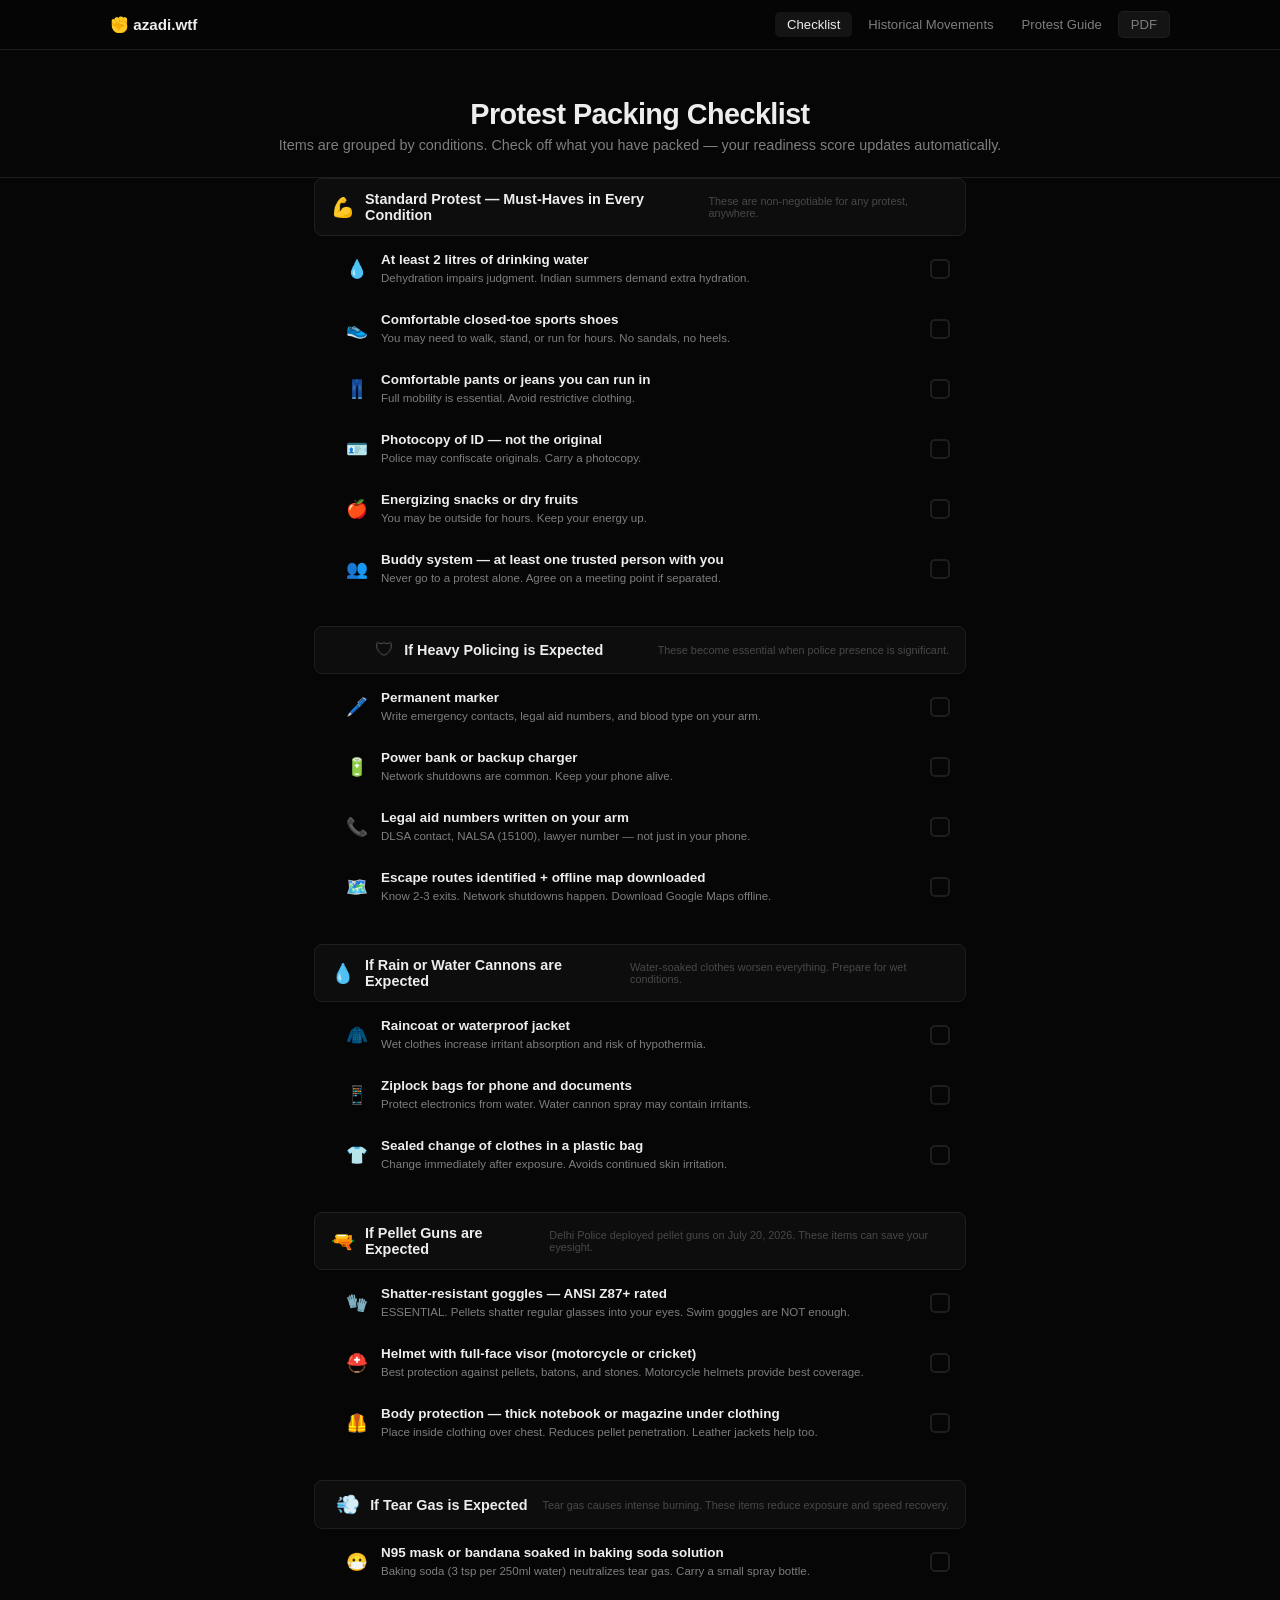
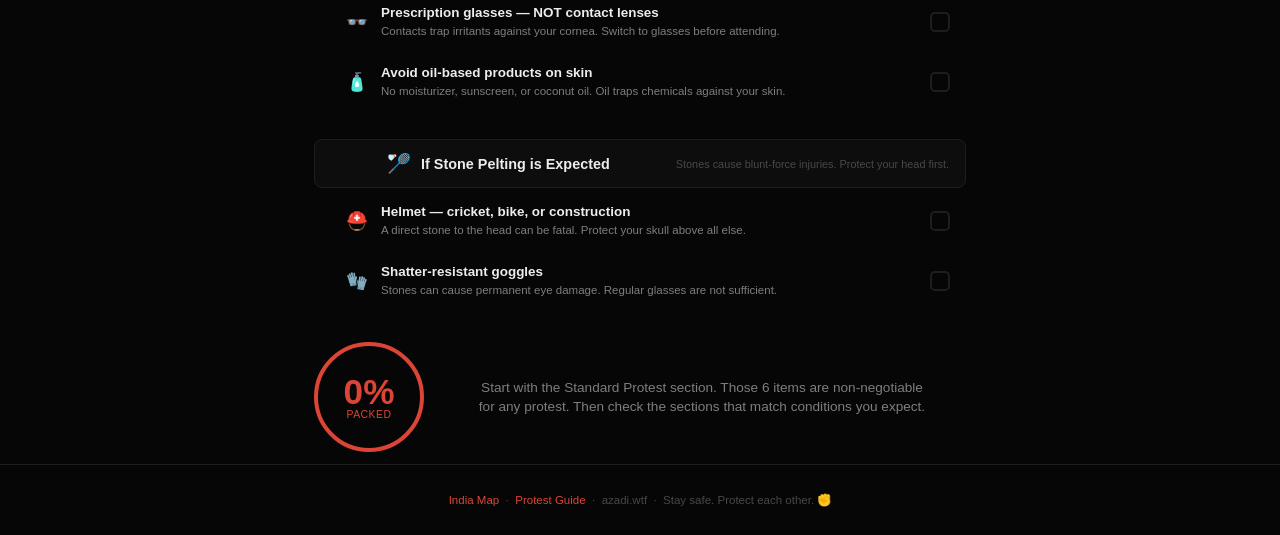
<file: checklist.html>
<!DOCTYPE html>
<html lang="en">
<head>
<meta charset="UTF-8">
<meta name="viewport" content="width=device-width, initial-scale=1.0">
<title>Protest Packing Checklist — azadi.wtf</title>
<style>
:root {
  --bg:#060606; --bg-card:#0d0d0d; --bg-elevated:#141414;
  --border:#1e1e1e; --text:#ededed; --text-dim:#7e7e7e; --text-muted:#484848;
  --accent:#dc4536; --green:#2ea85a; --yellow:#d4a020;
  --font:-apple-system,BlinkMacSystemFont,'Segoe UI',sans-serif;
}
* { margin:0; padding:0; box-sizing:border-box; }
body { font-family:var(--font); background:var(--bg); color:var(--text); -webkit-font-smoothing:antialiased; }

.top-nav {
  position:sticky; top:0; z-index:100;
  background:rgba(6,6,6,0.88); backdrop-filter:blur(16px);
  border-bottom:1px solid var(--border); height:50px;
}
.top-nav .container { max-width:1100px; margin:0 auto; padding:0 20px; display:flex; align-items:center; justify-content:space-between; height:100%; }
.nav-logo { font-size:0.95rem; font-weight:800; color:var(--text); text-decoration:none; }
.nav-links { display:flex; align-items:center; gap:4px; }
.nav-links a { color:var(--text-dim); text-decoration:none; font-size:0.82rem; font-weight:500; padding:5px 12px; border-radius:5px; }
.nav-links a:hover { color:var(--text); }
.nav-links a.active { color:var(--text); background:var(--bg-elevated); }
.btn-pdf { display:inline-flex; align-items:center; gap:6px; padding:6px 14px; font-size:0.76rem; font-weight:600; border-radius:5px; border:1px solid var(--border); background:var(--bg-elevated); color:var(--text); text-decoration:none; }
.btn-pdf:hover { border-color:var(--accent); }

.container { max-width:700px; margin:0 auto; padding:0 24px; }
.hero { text-align:center; padding:48px 0 24px; border-bottom:1px solid var(--border); }
.hero h1 { font-size:1.8rem; font-weight:900; letter-spacing:-0.02em; margin-bottom:6px; }
.hero p { color:var(--text-dim); font-size:0.9rem; }

main { padding:32px 0 60px; }

.section-block { margin-bottom:28px; }
.section-head {
  font-size:0.9rem; font-weight:700; padding:12px 16px; margin-bottom:4px;
  background:var(--bg-card); border:1px solid var(--border); border-radius:8px;
  display:flex; align-items:center; gap:10px; color:var(--text);
}
.section-head .head-icon { font-size:1.2rem; }
.section-head span { font-size:0.68rem; color:var(--text-muted); font-weight:400; margin-left:auto; }

.check-item {
  display:flex; align-items:center; gap:12px; padding:12px 16px 12px 28px;
  margin-bottom:2px; cursor:pointer; transition:all 0.1s; border-radius:6px;
  border-left:3px solid transparent;
}
.check-item:hover { background:var(--bg-elevated); }
.check-item.checked { border-left-color:var(--green); background:rgba(46,168,90,0.05); }
.check-item .icon { font-size:1.1rem; width:24px; text-align:center; flex-shrink:0; }
.check-item .text { flex:1; }
.check-item .text strong { display:block; font-size:0.84rem; margin-bottom:1px; }
.check-item .text span { font-size:0.72rem; color:var(--text-dim); }
.check-indicator {
  width:20px; height:20px; border-radius:5px; border:2px solid var(--border);
  display:flex; align-items:center; justify-content:center; flex-shrink:0;
  transition:all 0.12s; font-size:0.65rem;
}
.check-item.checked .check-indicator { background:var(--green); border-color:var(--green); color:#000; }

/* Score */
.score-bar { margin-top:32px; text-align:center; }
.score-row { display:flex; align-items:center; justify-content:center; gap:14px; margin-bottom:12px; }
.score-circle {
  width:110px; height:110px; border-radius:50%; display:flex; flex-direction:column;
  align-items:center; justify-content:center; border:4px solid; transition:all 0.3s;
  flex-shrink:0;
}
.score-number { font-size:2.2rem; font-weight:900; line-height:1; }
.score-label { font-size:0.65rem; text-transform:uppercase; letter-spacing:0.05em; }
.score-low { border-color:var(--accent); color:var(--accent); }
.score-mid { border-color:var(--yellow); color:var(--yellow); }
.score-high { border-color:var(--green); color:var(--green); }
.score-msg { font-size:0.85rem; color:var(--text-dim); line-height:1.4; max-width:450px; margin:0 auto; }

footer { text-align:center; padding:28px 20px; border-top:1px solid var(--border); font-size:0.72rem; color:var(--text-muted); }
footer a { color:var(--accent); text-decoration:none; }

@media (max-width:500px) { .hero h1 { font-size:1.4rem; } .score-circle { width:90px; height:90px; } .score-number { font-size:1.8rem; } }
</style>
</head>
<body>

<nav class="top-nav">
  <div class="container">
    <a href="index.html" class="nav-logo">&#9994; azadi.wtf</a>
    <div class="nav-links">
      <a href="checklist.html" class="active">Checklist</a>
      <a href="history.html">Historical Movements</a>
      <a href="guide.html">Protest Guide</a>
      <a href="Protest%20Safely.pdf" class="btn-pdf" download>PDF</a>
    </div>
  </div>
</nav>

<div class="hero">
  <h1>Protest Packing Checklist</h1>
  <p>Items are grouped by conditions. Check off what you have packed — your readiness score updates automatically.</p>
</div>

<main class="container">
  <div id="checklist"></div>

  <div class="score-bar" id="scoreBar">
    <div class="score-row">
      <div class="score-circle score-low" id="scoreCircle">
        <span class="score-number" id="scoreNum">0%</span>
        <span class="score-label">Packed</span>
      </div>
      <p class="score-msg" id="scoreMsg"></p>
    </div>
  </div>
</main>

<footer>
  <a href="index.html">India Map</a> &nbsp;·&nbsp;
  <a href="guide.html">Protest Guide</a> &nbsp;·&nbsp;
  azadi.wtf &nbsp;·&nbsp; Stay safe. Protect each other. &#9994;
</footer>

<script>
(function() {
  var sections = [
    {
      head: '&#128170; Standard Protest — Must-Haves in Every Condition',
      sub: 'These are non-negotiable for any protest, anywhere.',
      items: [
        { icon:'💧', q:'At least 2 litres of drinking water', hint:'Dehydration impairs judgment. Indian summers demand extra hydration.' },
        { icon:'👟', q:'Comfortable closed-toe sports shoes', hint:'You may need to walk, stand, or run for hours. No sandals, no heels.' },
        { icon:'👖', q:'Comfortable pants or jeans you can run in', hint:'Full mobility is essential. Avoid restrictive clothing.' },
        { icon:'🪪', q:'Photocopy of ID — not the original', hint:'Police may confiscate originals. Carry a photocopy.' },
        { icon:'🍎', q:'Energizing snacks or dry fruits', hint:'You may be outside for hours. Keep your energy up.' },
        { icon:'👥', q:'Buddy system — at least one trusted person with you', hint:'Never go to a protest alone. Agree on a meeting point if separated.' },
      ]
    },
    {
      head: '&#128737; If Heavy Policing is Expected',
      sub: 'These become essential when police presence is significant.',
      items: [
        { icon:'🖊️', q:'Permanent marker', hint:'Write emergency contacts, legal aid numbers, and blood type on your arm.' },
        { icon:'🔋', q:'Power bank or backup charger', hint:'Network shutdowns are common. Keep your phone alive.' },
        { icon:'📞', q:'Legal aid numbers written on your arm', hint:'DLSA contact, NALSA (15100), lawyer number — not just in your phone.' },
        { icon:'🗺️', q:'Escape routes identified + offline map downloaded', hint:'Know 2-3 exits. Network shutdowns happen. Download Google Maps offline.' },
      ]
    },
    {
      head: '&#128167; If Rain or Water Cannons are Expected',
      sub: 'Water-soaked clothes worsen everything. Prepare for wet conditions.',
      items: [
        { icon:'🧥', q:'Raincoat or waterproof jacket', hint:'Wet clothes increase irritant absorption and risk of hypothermia.' },
        { icon:'📱', q:'Ziplock bags for phone and documents', hint:'Protect electronics from water. Water cannon spray may contain irritants.' },
        { icon:'👕', q:'Sealed change of clothes in a plastic bag', hint:'Change immediately after exposure. Avoids continued skin irritation.' },
      ]
    },
    {
      head: '&#128299; If Pellet Guns are Expected',
      sub: 'Delhi Police deployed pellet guns on July 20, 2026. These items can save your eyesight.',
      items: [
        { icon:'🧤', q:'Shatter-resistant goggles — ANSI Z87+ rated', hint:'ESSENTIAL. Pellets shatter regular glasses into your eyes. Swim goggles are NOT enough.' },
        { icon:'⛑️', q:'Helmet with full-face visor (motorcycle or cricket)', hint:'Best protection against pellets, batons, and stones. Motorcycle helmets provide best coverage.' },
        { icon:'🦺', q:'Body protection — thick notebook or magazine under clothing', hint:'Place inside clothing over chest. Reduces pellet penetration. Leather jackets help too.' },
      ]
    },
    {
      head: '&#128168; If Tear Gas is Expected',
      sub: 'Tear gas causes intense burning. These items reduce exposure and speed recovery.',
      items: [
        { icon:'😷', q:'N95 mask or bandana soaked in baking soda solution', hint:'Baking soda (3 tsp per 250ml water) neutralizes tear gas. Carry a small spray bottle.' },
        { icon:'👓', q:'Prescription glasses — NOT contact lenses', hint:'Contacts trap irritants against your cornea. Switch to glasses before attending.' },
        { icon:'🧴', q:'Avoid oil-based products on skin', hint:'No moisturizer, sunscreen, or coconut oil. Oil traps chemicals against your skin.' },
      ]
    },
    {
      head: '&#127992; If Stone Pelting is Expected',
      sub: 'Stones cause blunt-force injuries. Protect your head first.',
      items: [
        { icon:'⛑️', q:'Helmet — cricket, bike, or construction', hint:'A direct stone to the head can be fatal. Protect your skull above all else.' },
        { icon:'🧤', q:'Shatter-resistant goggles', hint:'Stones can cause permanent eye damage. Regular glasses are not sufficient.' },
      ]
    },
  ];

  function buildChecklist() {
    var html = '';
    sections.forEach(function(sec, si) {
      html += '<div class="section-block">';
      html += '<div class="section-head"><span class="head-icon">'+sec.head.split(' ')[0]+'</span>'+sec.head.substring(sec.head.indexOf(' ')+1)+'<span>'+sec.sub+'</span></div>';
      sec.items.forEach(function(item, ii) {
        html += '<div class="check-item" data-si="'+si+'" data-ii="'+ii+'" onclick="toggleItem(this)">';
        html += '<span class="icon">'+item.icon+'</span>';
        html += '<div class="text"><strong>'+item.q+'</strong><span>'+item.hint+'</span></div>';
        html += '<div class="check-indicator"></div>';
        html += '</div>';
      });
      html += '</div>';
    });
    document.getElementById('checklist').innerHTML = html;
    updateScore();
  }

  window.toggleItem = function(el) {
    el.classList.toggle('checked');
    el.querySelector('.check-indicator').textContent = el.classList.contains('checked') ? '✓' : '';
    updateScore();
  };

  function updateScore() {
    var all = document.querySelectorAll('.check-item');
    var checked = document.querySelectorAll('.check-item.checked').length;
    var total = all.length;
    var pct = total > 0 ? Math.round((checked / total) * 100) : 0;

    var circle = document.getElementById('scoreCircle');
    document.getElementById('scoreNum').textContent = pct + '%';
    circle.className = 'score-circle ' + (pct >= 70 ? 'score-high' : pct >= 40 ? 'score-mid' : 'score-low');

    var msg = document.getElementById('scoreMsg');
    var stdItems = document.querySelectorAll('.check-item[data-si="0"]');
    var stdChecked = document.querySelectorAll('.check-item[data-si="0"].checked').length;
    
    if (pct >= 90) msg.textContent = 'You are exceptionally well-prepared. Stay safe and protect others. ✊';
    else if (pct >= 60) msg.textContent = 'Good progress. Address the remaining unchecked items before you leave.';
    else if (stdChecked >= 4) msg.textContent = 'Standard essentials covered. Now work through the condition-specific sections that apply to your situation.';
    else msg.textContent = 'Start with the Standard Protest section. Those 6 items are non-negotiable for any protest. Then check the sections that match conditions you expect.';
  }

  buildChecklist();
})();
</script>
</body>
</html>
</file>
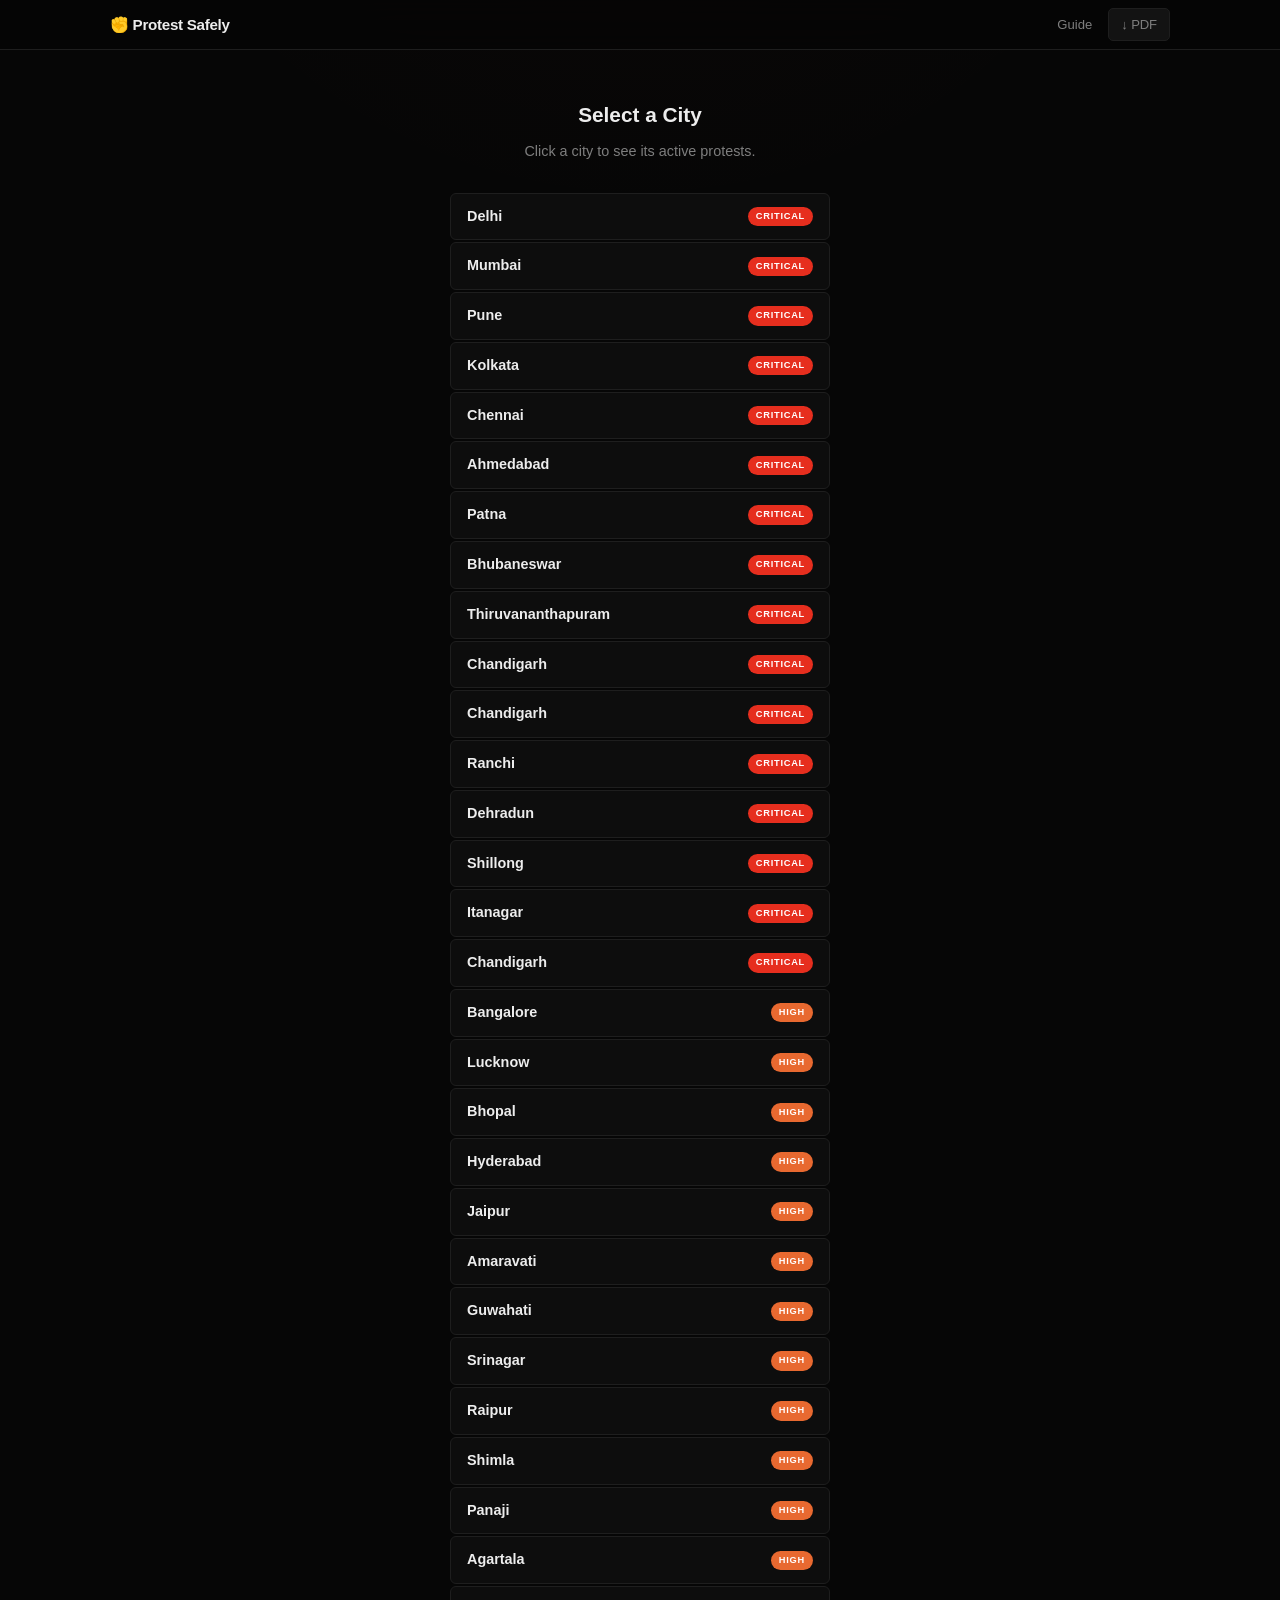
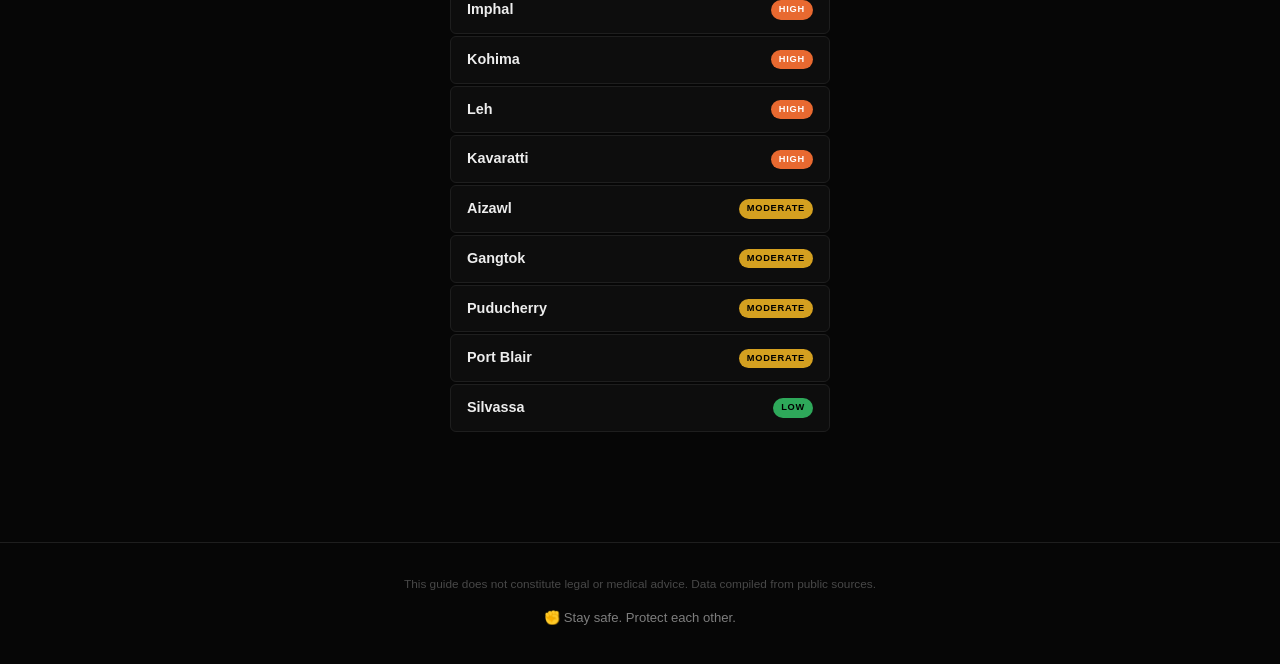
<file: city.html>
<!DOCTYPE html>
<html lang="en">
<head>
<meta charset="UTF-8">
<meta name="viewport" content="width=device-width, initial-scale=1.0">
<title>City Assessment — Azadi.wtf</title>
<meta name="description" content="Detailed protest safety assessment for this city. Active protests, danger levels, police presence, and ground reports.">
<link rel="stylesheet" href="style.css">
<link rel="icon" href="data:image/svg+xml,<svg xmlns='http://www.w3.org/2000/svg' viewBox='0 0 100 100'><text y='.9em' font-size='90'>&#9994;</text></svg>">
</head>
<body>

<nav class="top-nav">
  <div class="container">
    <a href="index.html" class="nav-logo">&#9994; Protest Safely</a>
    <div class="nav-links">
      <a href="guide.html">Guide</a>
      <a href="Protest%20Safely.pdf" class="btn btn-download btn-small" download>&#8595; PDF</a>
    </div>
  </div>
</nav>

<main class="city-page">
  <div class="container">

    <div id="cityContent">
      <div class="loading">Loading city data...</div>
    </div>
  </div>
</main>

<footer>
  <div class="container">
    <p>This guide does not constitute legal or medical advice. Data compiled from public sources.</p>
    <p class="footer-tag">&#9994; Stay safe. Protect each other.</p>
  </div>
</footer>

<script src="script.js"></script>
</body>
</html>
</file>
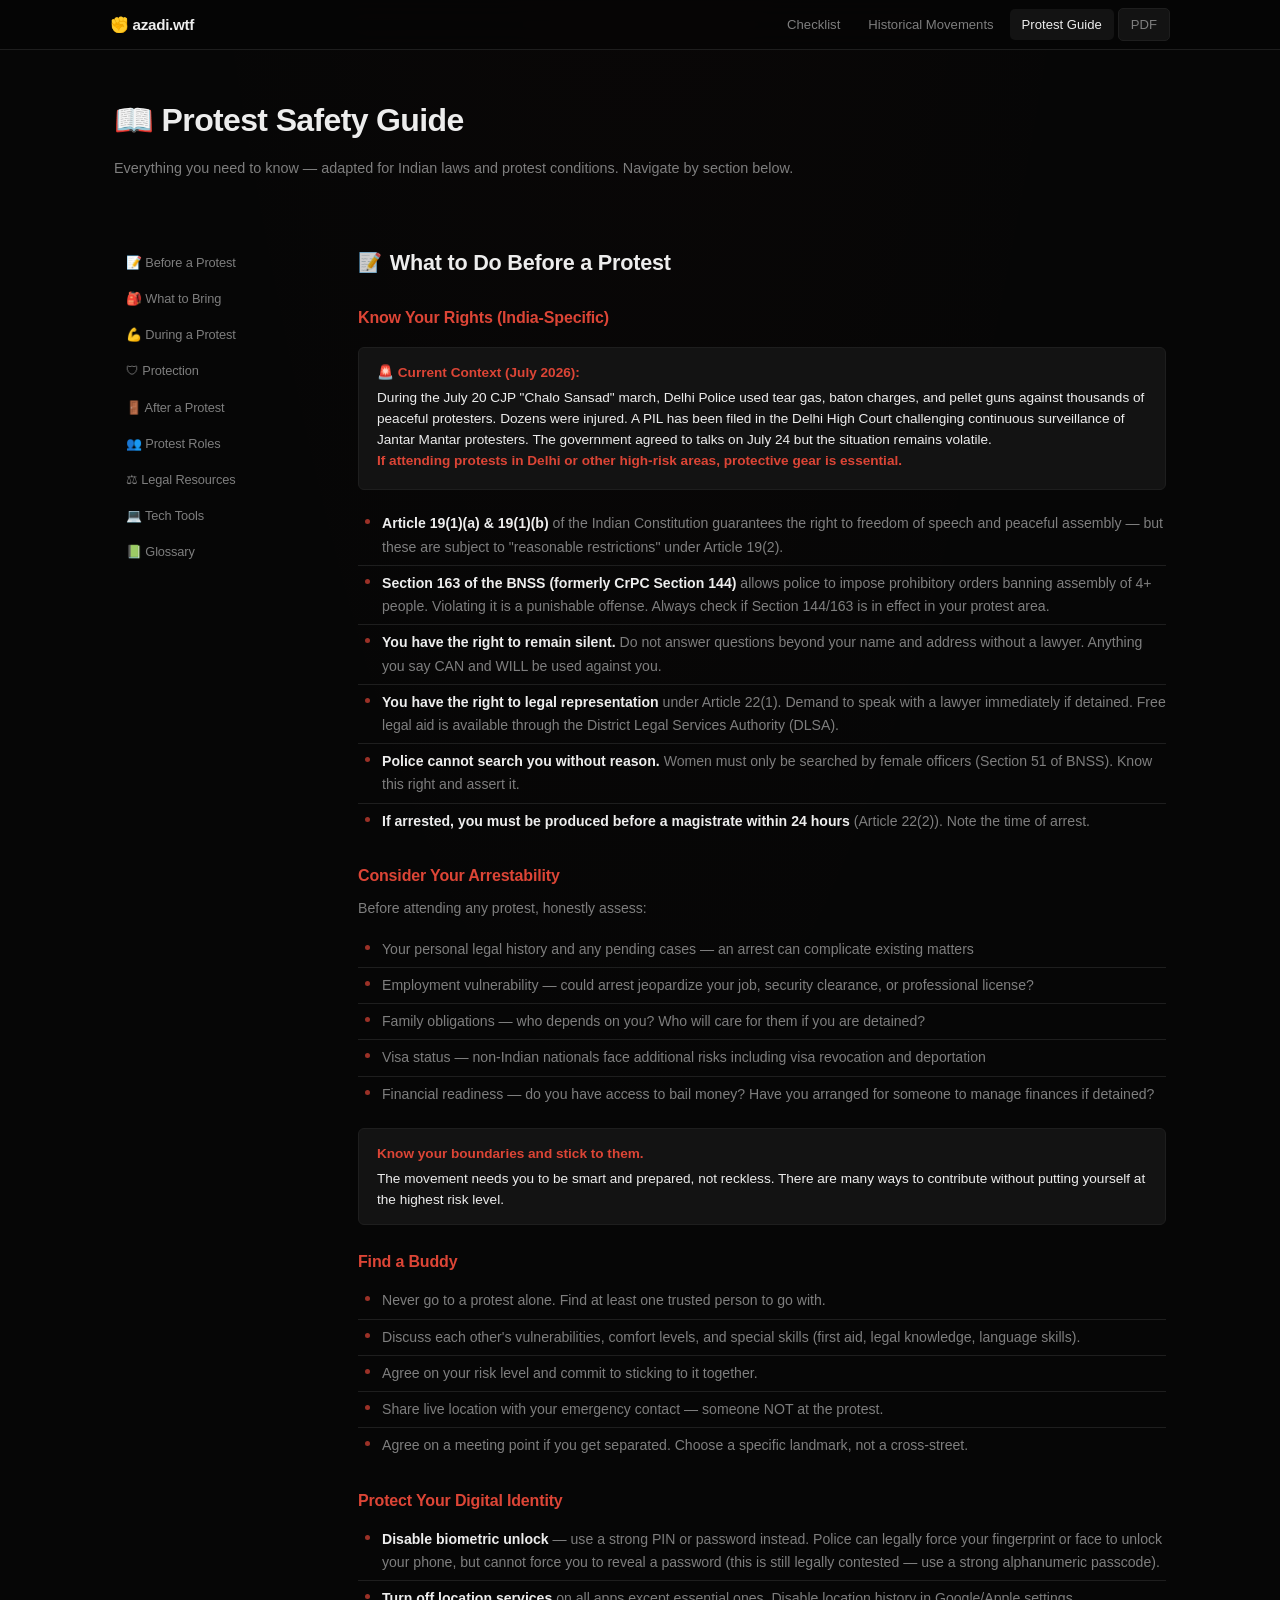
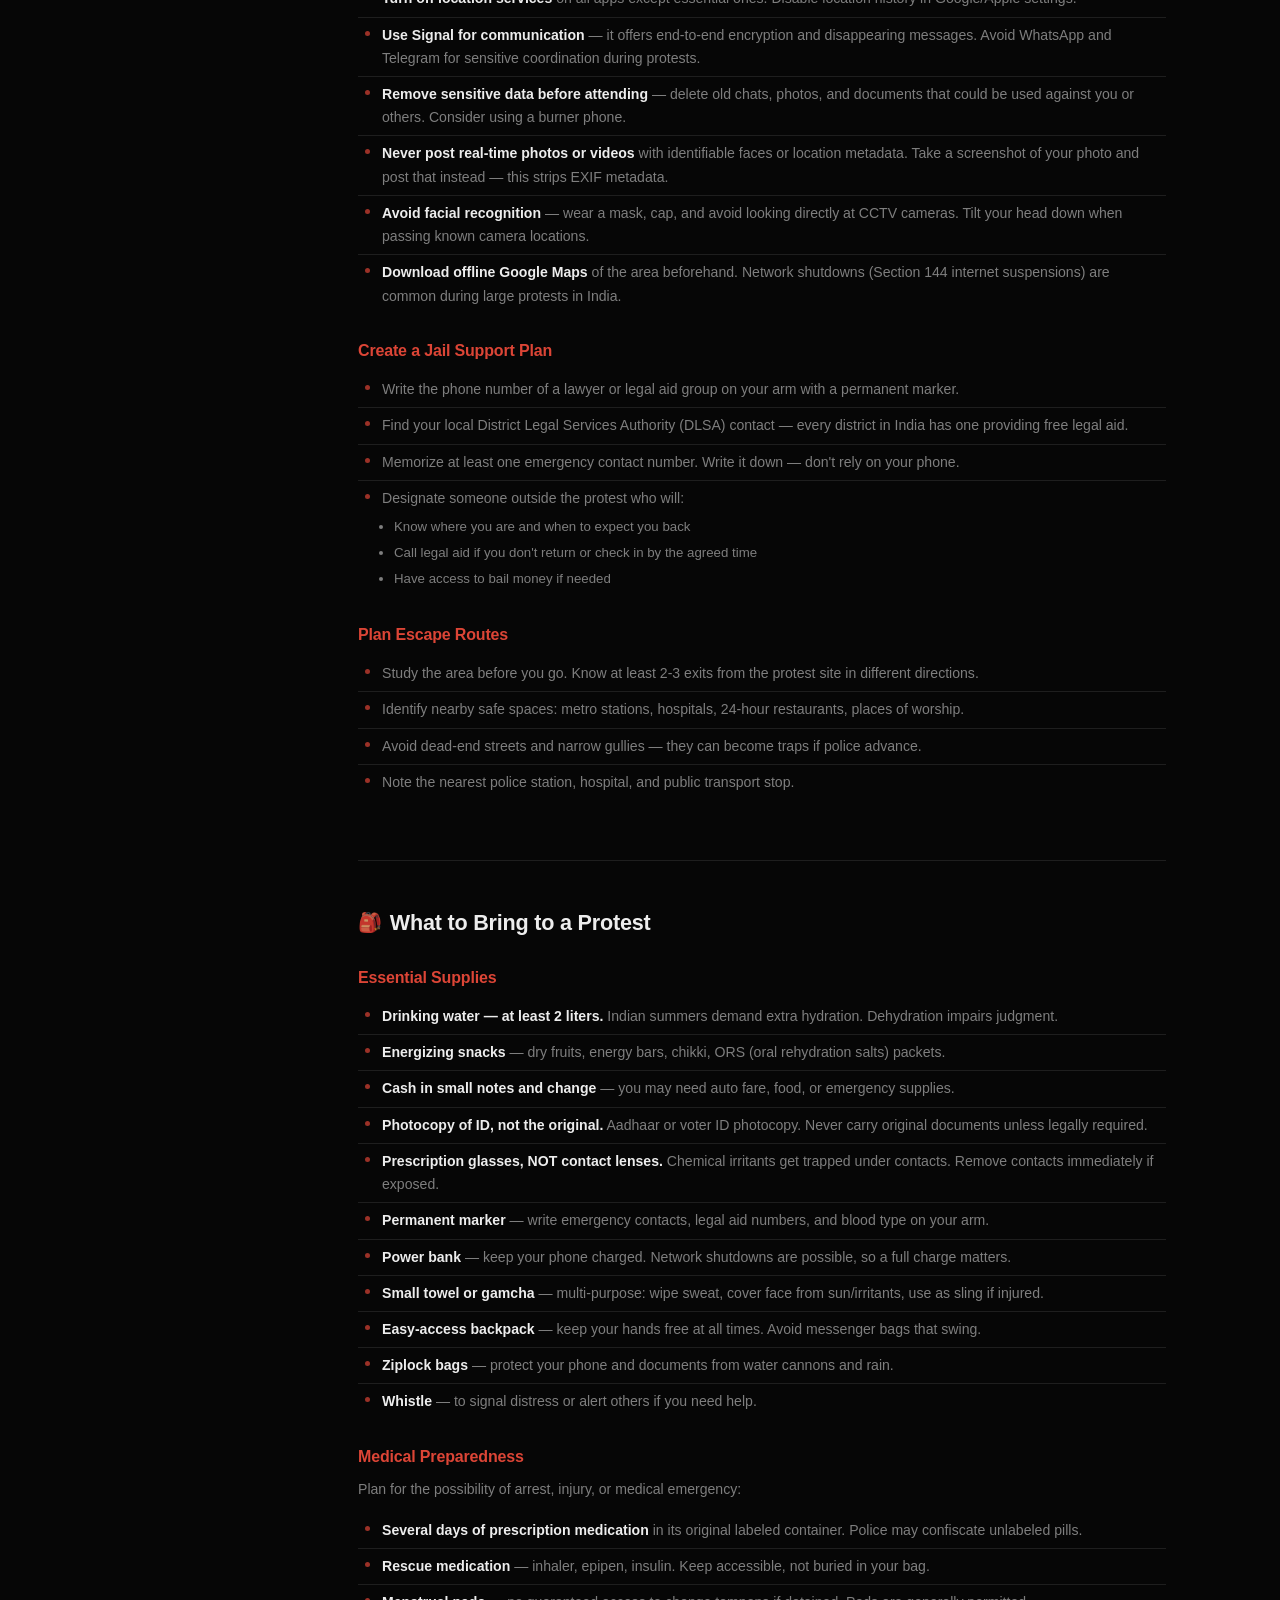
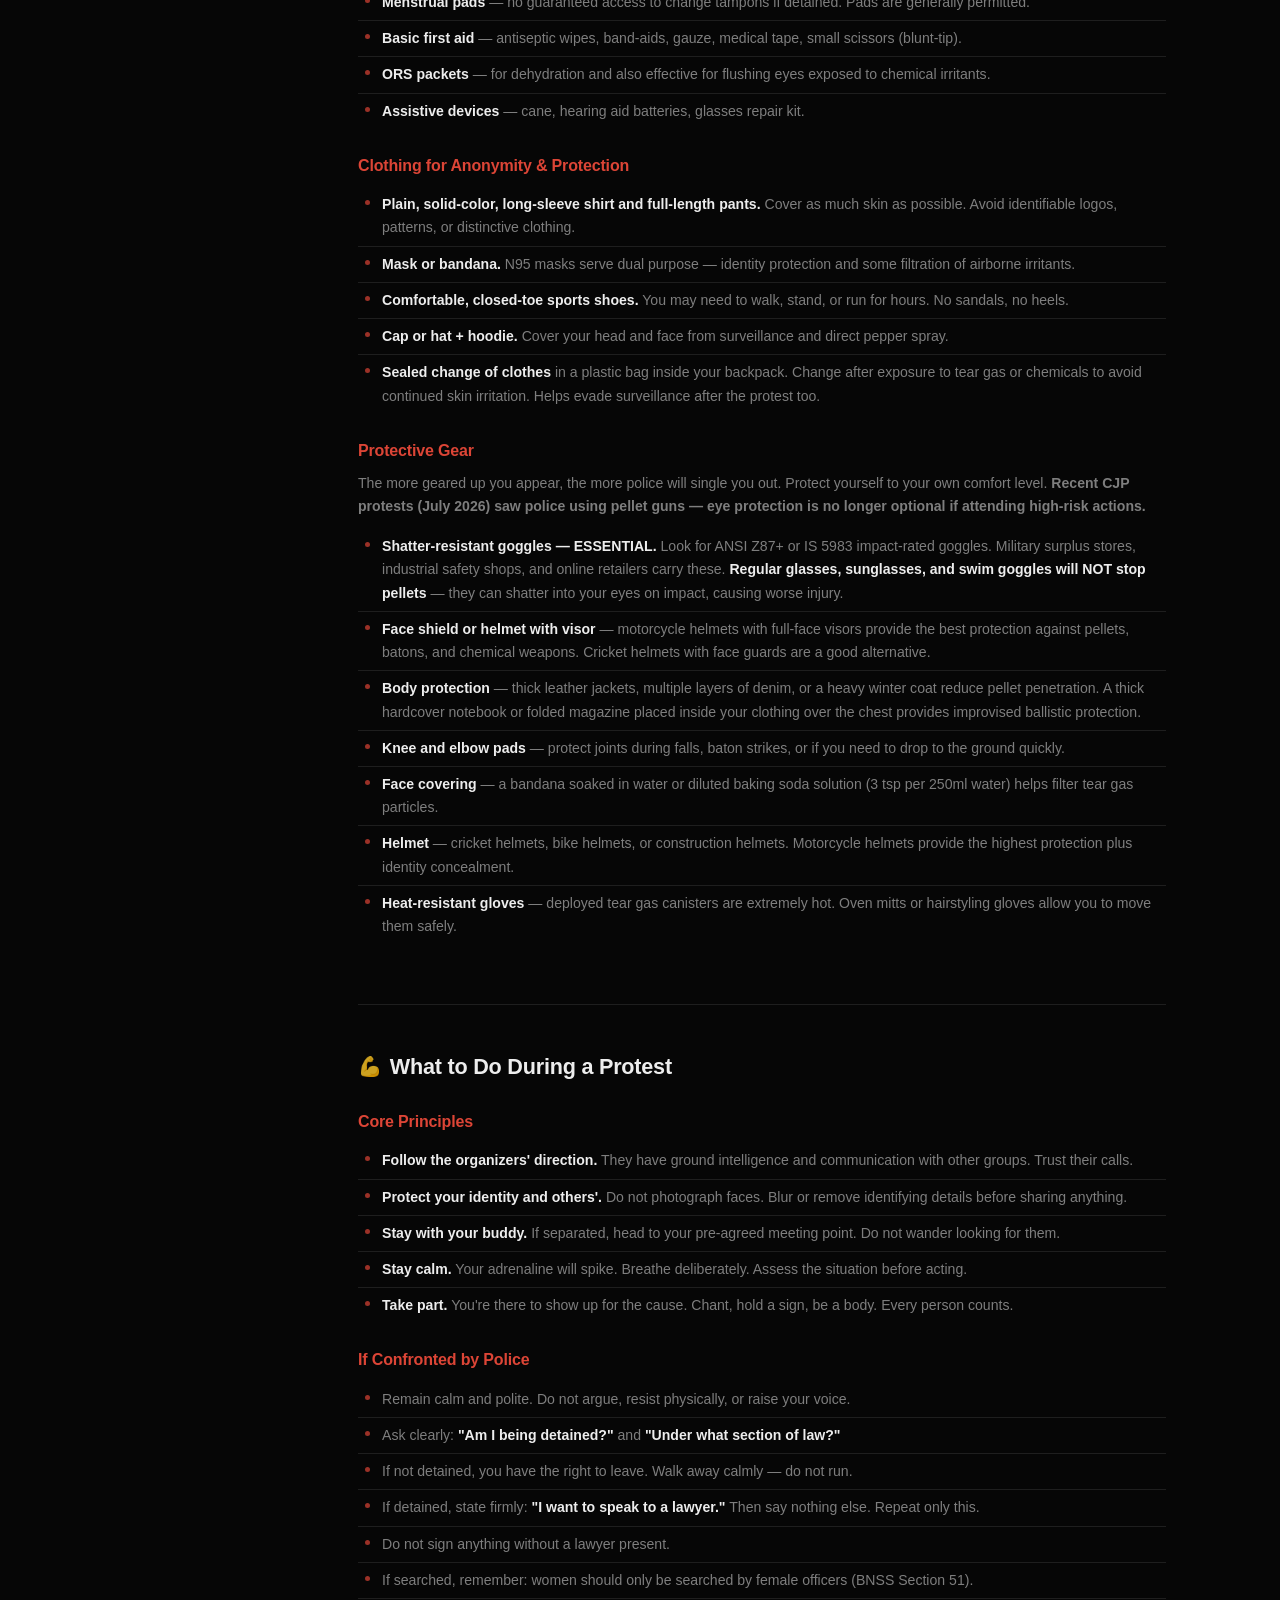
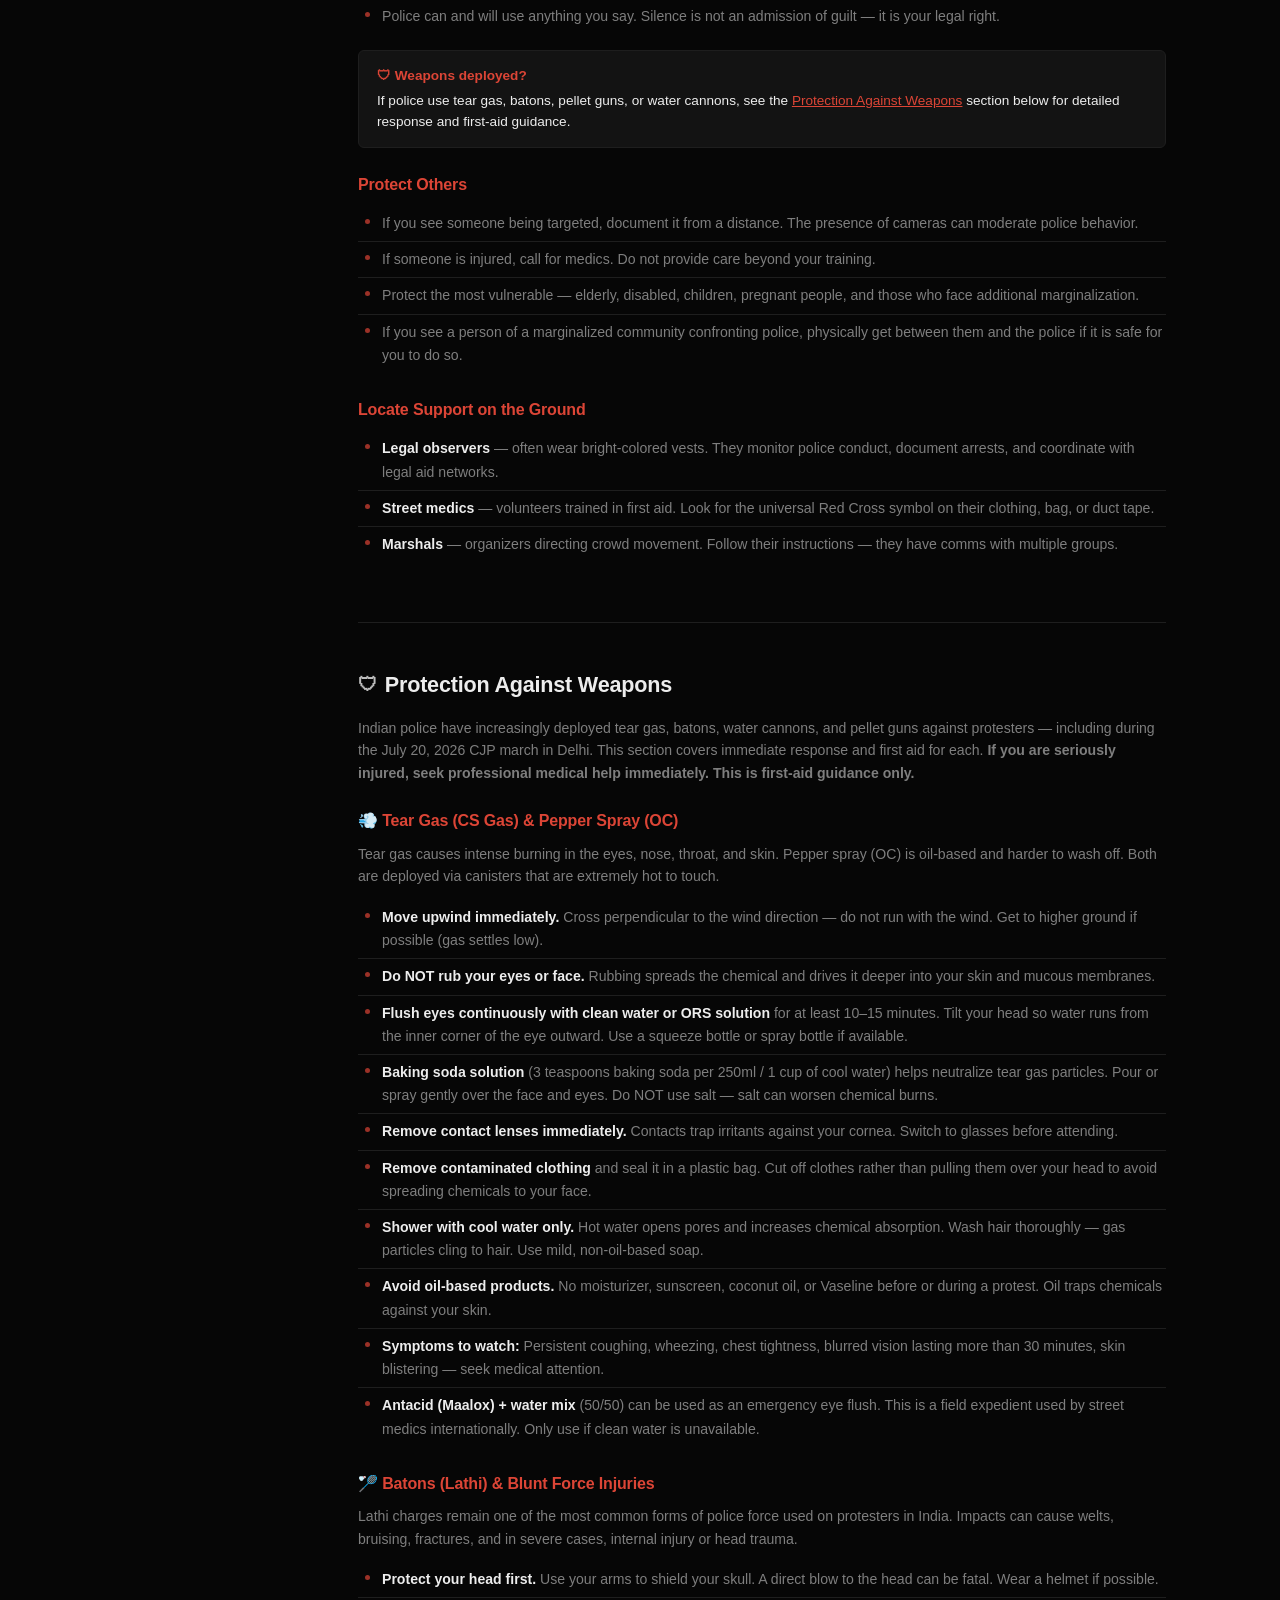
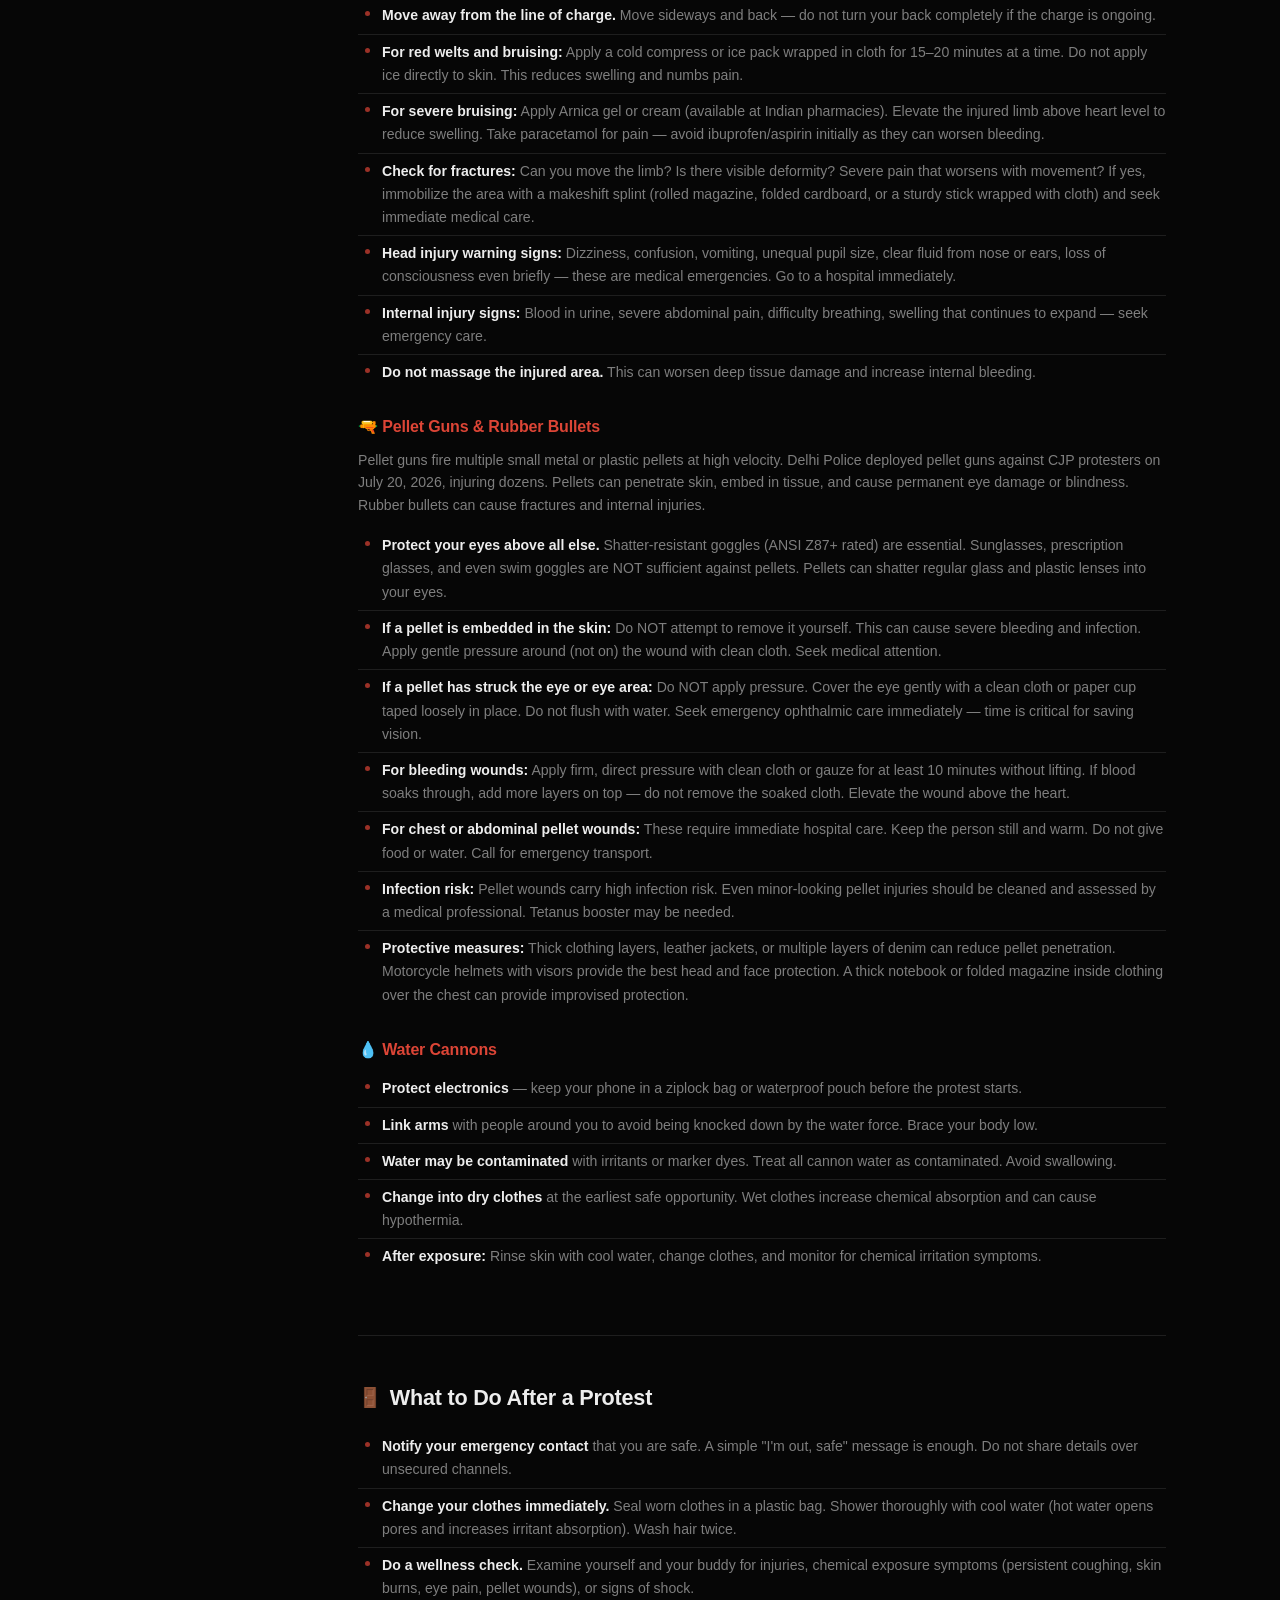
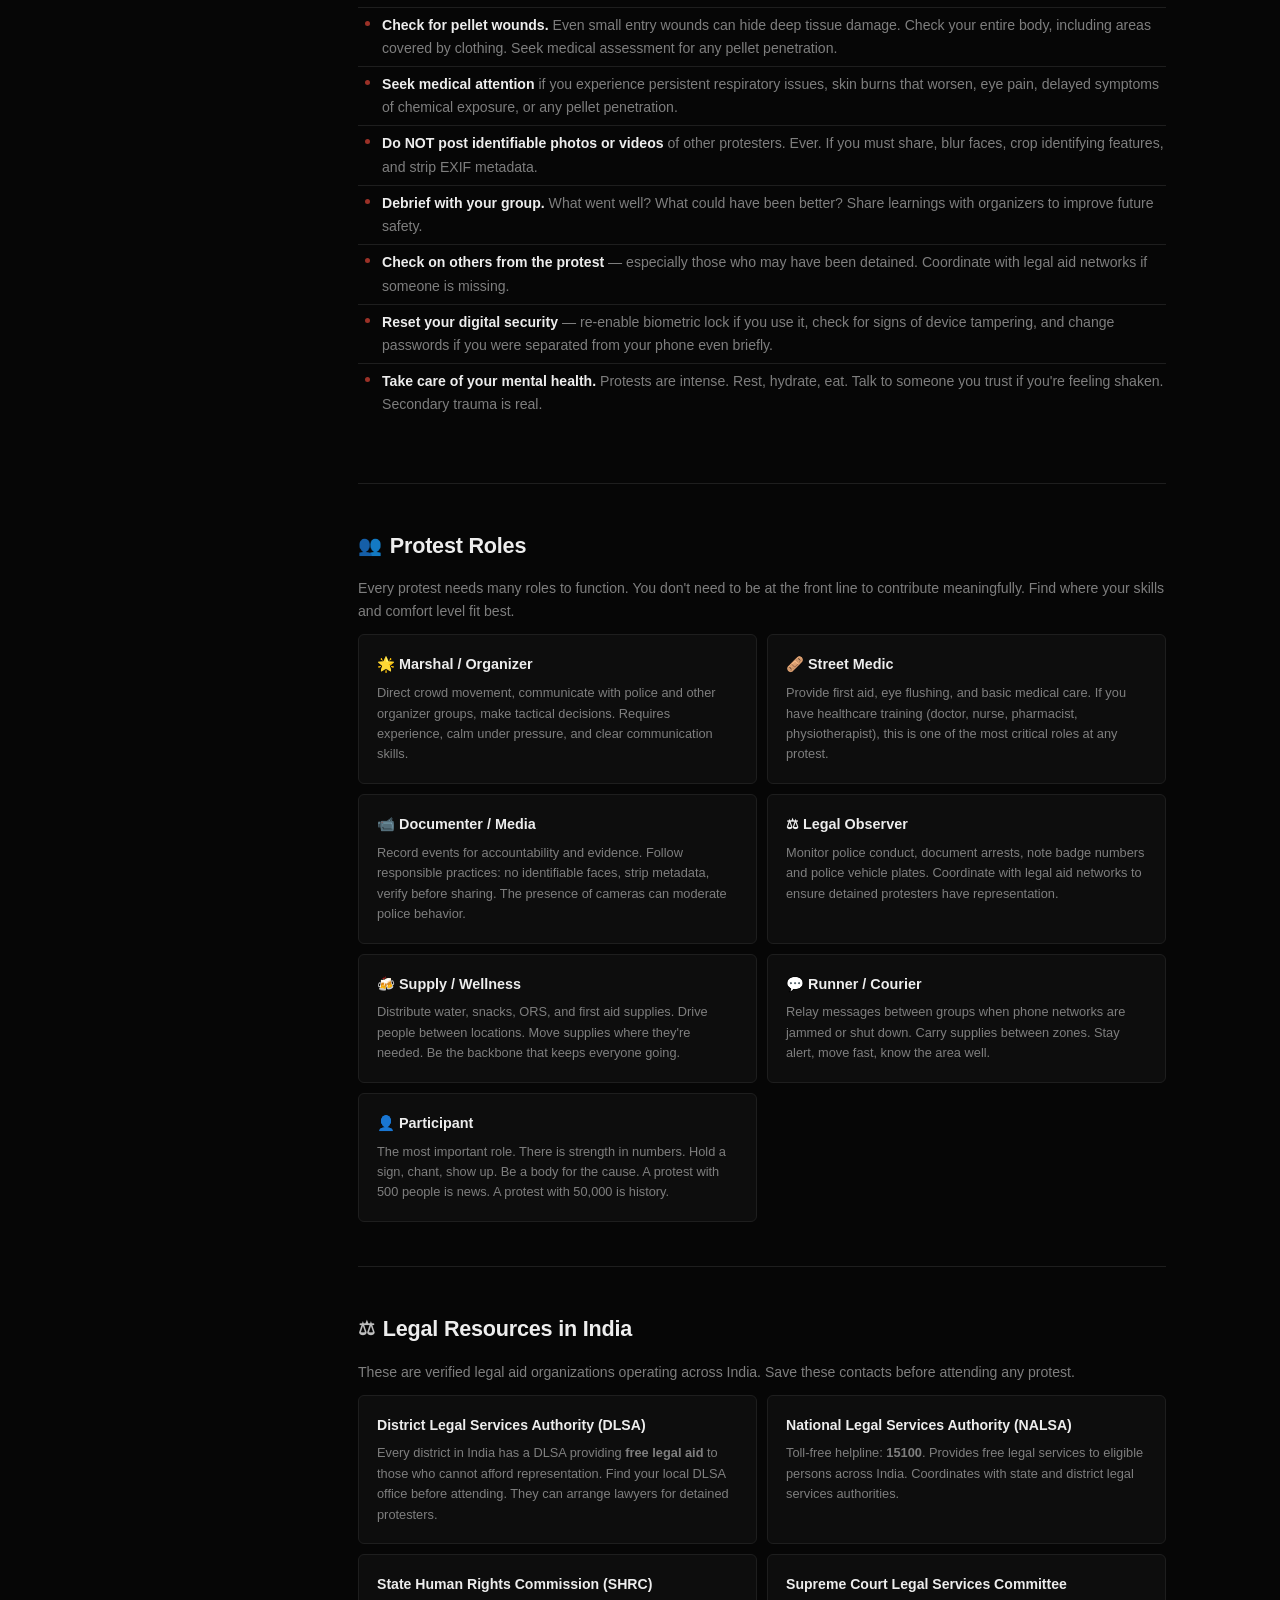
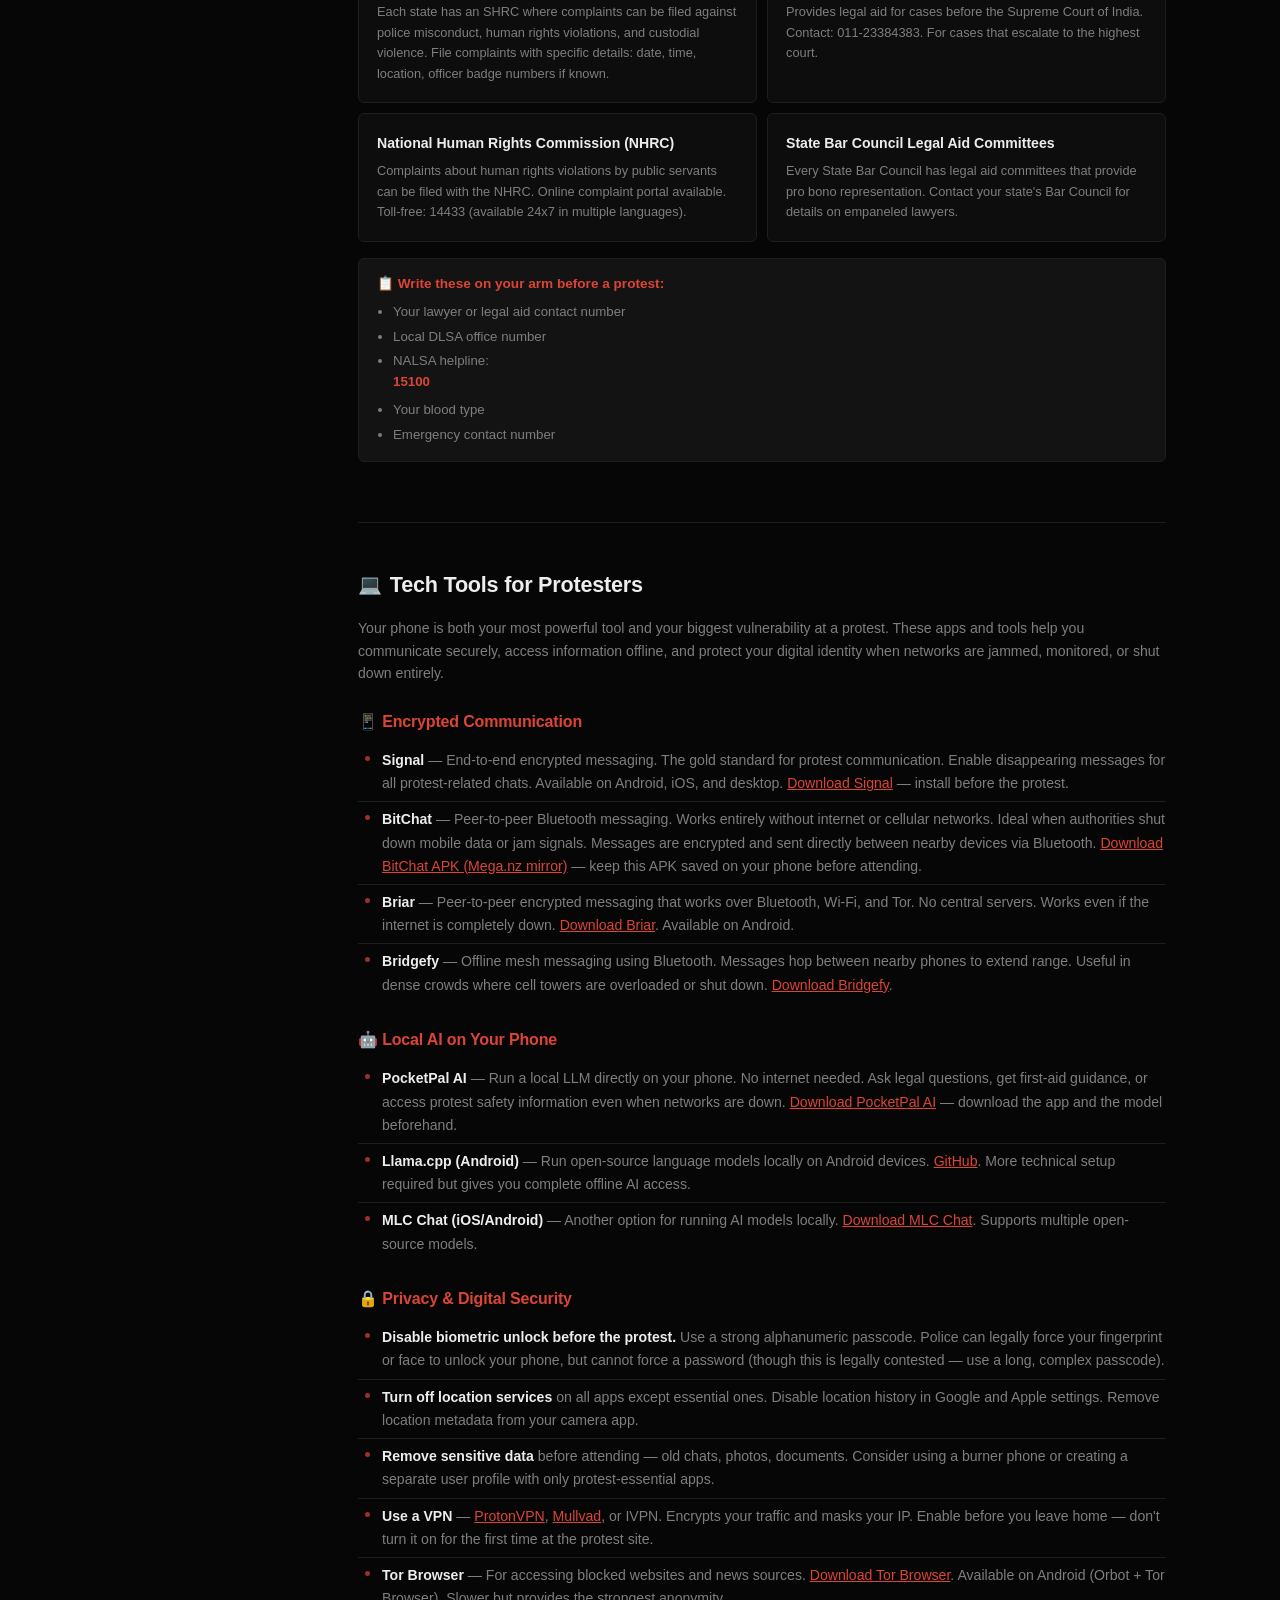
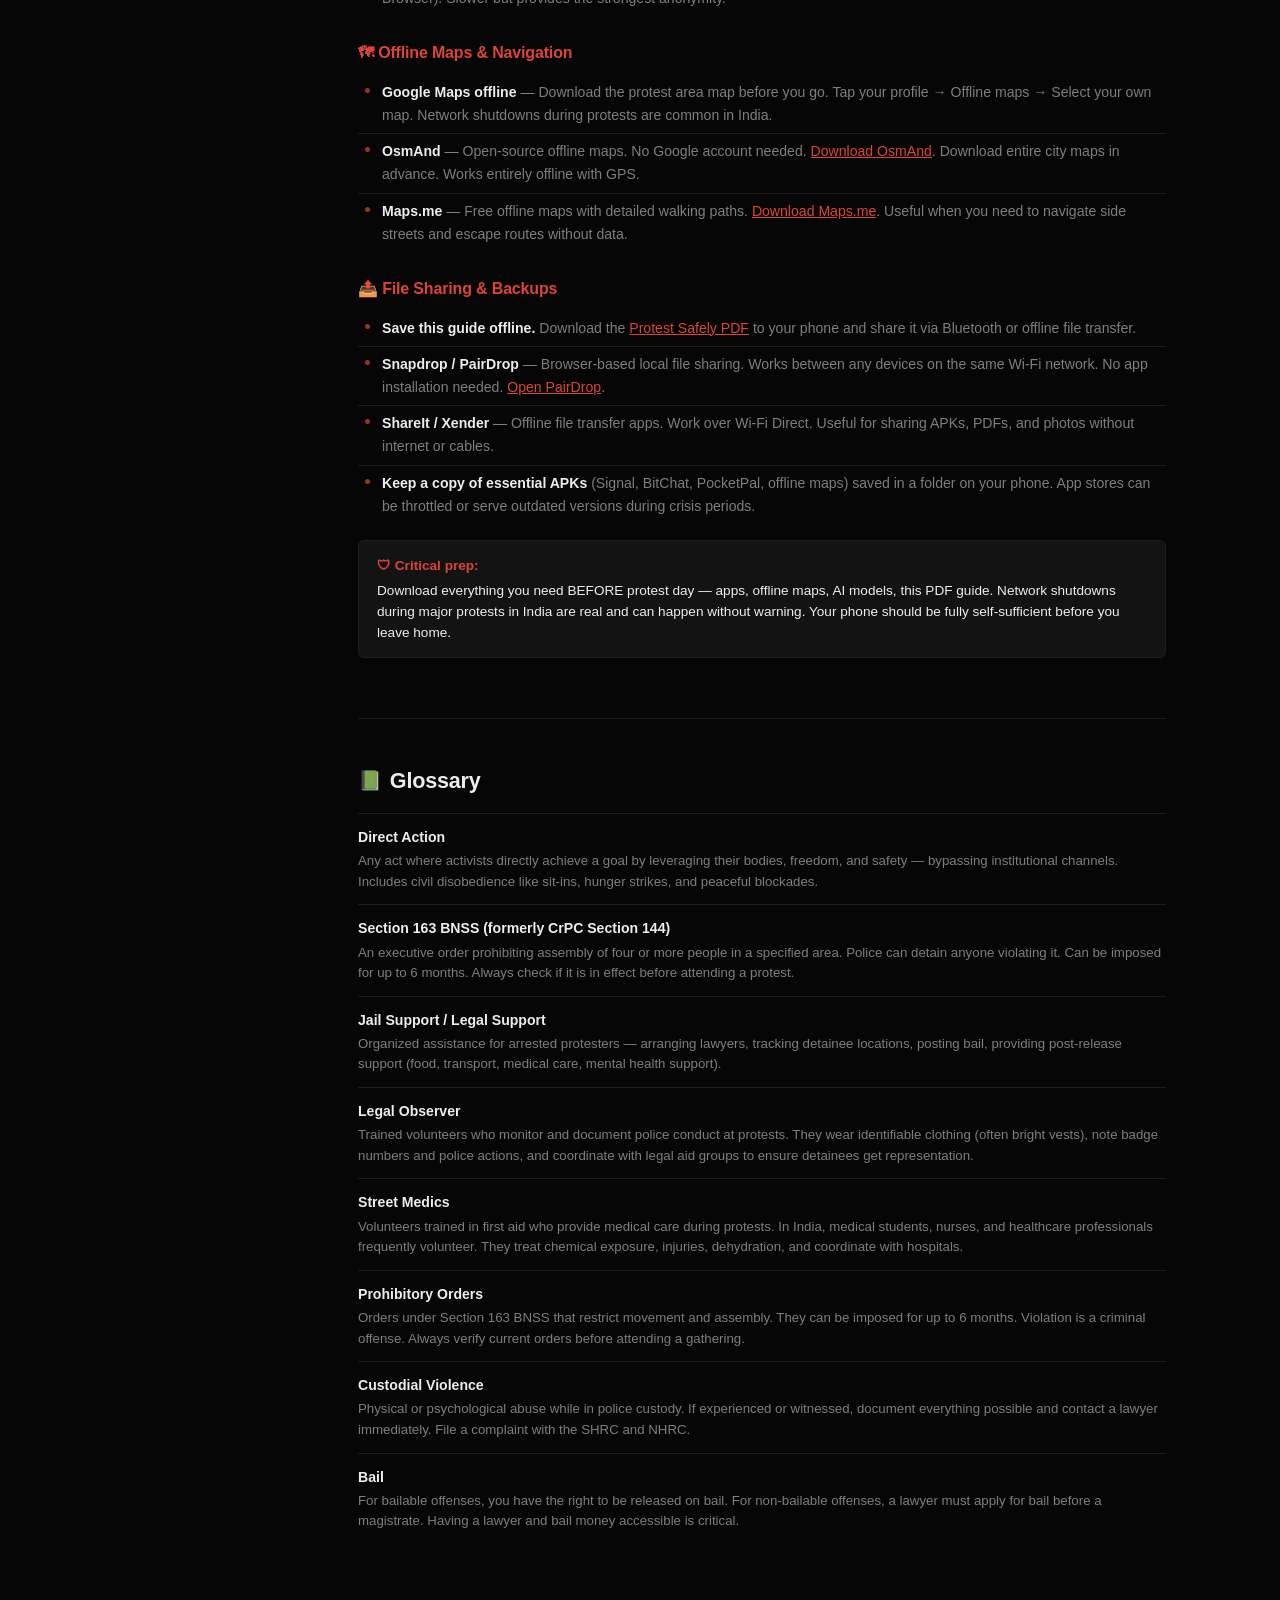
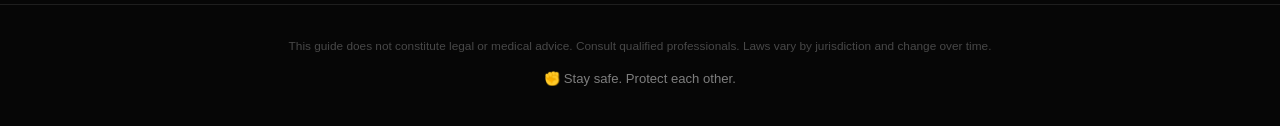
<file: guide.html>
<!DOCTYPE html>
<html lang="en">
<head>
<meta charset="UTF-8">
<meta name="viewport" content="width=device-width, initial-scale=1.0">
<title>Protest Guide — What to Bring, Legal Rights &amp; Safety</title>
<meta name="description" content="Complete protest guide for Indian protests: what to bring, how to prepare, legal rights under Indian law, protective gear, protest roles, and what to do before, during, and after.">
<link rel="stylesheet" href="style.css">
<link rel="icon" href="data:image/svg+xml,<svg xmlns='http://www.w3.org/2000/svg' viewBox='0 0 100 100'><text y='.9em' font-size='90'>&#9994;</text></svg>">
</head>
<body>

<nav class="top-nav">
  <div class="container">
    <a href="index.html" class="nav-logo">&#9994; azadi.wtf</a>
    <input type="checkbox" id="nav-toggle" class="nav-toggle">
    <label for="nav-toggle" class="nav-toggle-label"><span></span><span></span><span></span></label>
    <div class="nav-links">
      <a href="checklist.html">Checklist</a>
      <a href="history.html">Historical Movements</a>
      <a href="guide.html" class="active">Protest Guide</a>
      <a href="Protest%20Safely.pdf" class="btn-pdf" download>PDF</a>
    </div>
  </div>
</nav>

<main class="guide-page">
  <div class="container">
    <header class="page-header">
      <h1>&#128214; Protest Safety Guide</h1>
      <p class="section-desc">Everything you need to know — adapted for Indian laws and protest conditions. Navigate by section below.</p>
    </header>

    <div class="guide-layout">
      <!-- Sidebar Navigation -->
      <aside class="guide-nav" id="guideNav">
        <ul>
          <li><a href="#before" class="active">&#128221; Before a Protest</a></li>
          <li><a href="#bring">&#127890; What to Bring</a></li>
          <li><a href="#during">&#128170; During a Protest</a></li>
          <li><a href="#protection">&#128737; Protection</a></li>
          <li><a href="#after">&#128682; After a Protest</a></li>
          <li><a href="#roles">&#128101; Protest Roles</a></li>
          <li><a href="#legal">&#9878; Legal Resources</a></li>
          <li><a href="#tech">&#128187; Tech Tools</a></li>
          <li><a href="#glossary">&#128215; Glossary</a></li>
        </ul>
      </aside>

      <!-- Content -->
      <div class="guide-content">
        <article class="guide-section" id="before">
          <h2><span class="section-icon">&#128221;</span> What to Do Before a Protest</h2>

          <h3>Know Your Rights (India-Specific)</h3>
          <div class="highlight-box">
            <strong>&#128680; Current Context (July 2026):</strong> During the July 20 CJP "Chalo Sansad" march, Delhi Police used tear gas, baton charges, and pellet guns against thousands of peaceful protesters. Dozens were injured. A PIL has been filed in the Delhi High Court challenging continuous surveillance of Jantar Mantar protesters. The government agreed to talks on July 24 but the situation remains volatile. <strong>If attending protests in Delhi or other high-risk areas, protective gear is essential.</strong>
          </div>
          <ul class="checklist">
            <li><strong>Article 19(1)(a) &amp; 19(1)(b)</strong> of the Indian Constitution guarantees the right to freedom of speech and peaceful assembly — but these are subject to "reasonable restrictions" under Article 19(2).</li>
            <li><strong>Section 163 of the BNSS (formerly CrPC Section 144)</strong> allows police to impose prohibitory orders banning assembly of 4+ people. Violating it is a punishable offense. Always check if Section 144/163 is in effect in your protest area.</li>
            <li><strong>You have the right to remain silent.</strong> Do not answer questions beyond your name and address without a lawyer. Anything you say CAN and WILL be used against you.</li>
            <li><strong>You have the right to legal representation</strong> under Article 22(1). Demand to speak with a lawyer immediately if detained. Free legal aid is available through the District Legal Services Authority (DLSA).</li>
            <li><strong>Police cannot search you without reason.</strong> Women must only be searched by female officers (Section 51 of BNSS). Know this right and assert it.</li>
            <li><strong>If arrested, you must be produced before a magistrate within 24 hours</strong> (Article 22(2)). Note the time of arrest.</li>
          </ul>

          <h3>Consider Your Arrestability</h3>
          <p>Before attending any protest, honestly assess:</p>
          <ul class="checklist">
            <li>Your personal legal history and any pending cases — an arrest can complicate existing matters</li>
            <li>Employment vulnerability — could arrest jeopardize your job, security clearance, or professional license?</li>
            <li>Family obligations — who depends on you? Who will care for them if you are detained?</li>
            <li>Visa status — non-Indian nationals face additional risks including visa revocation and deportation</li>
            <li>Financial readiness — do you have access to bail money? Have you arranged for someone to manage finances if detained?</li>
          </ul>
          <div class="highlight-box">
            <strong>Know your boundaries and stick to them.</strong> The movement needs you to be smart and prepared, not reckless. There are many ways to contribute without putting yourself at the highest risk level.
          </div>

          <h3>Find a Buddy</h3>
          <ul class="checklist">
            <li>Never go to a protest alone. Find at least one trusted person to go with.</li>
            <li>Discuss each other's vulnerabilities, comfort levels, and special skills (first aid, legal knowledge, language skills).</li>
            <li>Agree on your risk level and commit to sticking to it together.</li>
            <li>Share live location with your emergency contact — someone NOT at the protest.</li>
            <li>Agree on a meeting point if you get separated. Choose a specific landmark, not a cross-street.</li>
          </ul>

          <h3>Protect Your Digital Identity</h3>
          <ul class="checklist">
            <li><strong>Disable biometric unlock</strong> — use a strong PIN or password instead. Police can legally force your fingerprint or face to unlock your phone, but cannot force you to reveal a password (this is still legally contested — use a strong alphanumeric passcode).</li>
            <li><strong>Turn off location services</strong> on all apps except essential ones. Disable location history in Google/Apple settings.</li>
            <li><strong>Use Signal for communication</strong> — it offers end-to-end encryption and disappearing messages. Avoid WhatsApp and Telegram for sensitive coordination during protests.</li>
            <li><strong>Remove sensitive data before attending</strong> — delete old chats, photos, and documents that could be used against you or others. Consider using a burner phone.</li>
            <li><strong>Never post real-time photos or videos</strong> with identifiable faces or location metadata. Take a screenshot of your photo and post that instead — this strips EXIF metadata.</li>
            <li><strong>Avoid facial recognition</strong> — wear a mask, cap, and avoid looking directly at CCTV cameras. Tilt your head down when passing known camera locations.</li>
            <li><strong>Download offline Google Maps</strong> of the area beforehand. Network shutdowns (Section 144 internet suspensions) are common during large protests in India.</li>
          </ul>

          <h3>Create a Jail Support Plan</h3>
          <ul class="checklist">
            <li>Write the phone number of a lawyer or legal aid group on your arm with a permanent marker.</li>
            <li>Find your local District Legal Services Authority (DLSA) contact — every district in India has one providing free legal aid.</li>
            <li>Memorize at least one emergency contact number. Write it down — don't rely on your phone.</li>
            <li>Designate someone outside the protest who will:
              <ul>
                <li>Know where you are and when to expect you back</li>
                <li>Call legal aid if you don't return or check in by the agreed time</li>
                <li>Have access to bail money if needed</li>
              </ul>
            </li>
          </ul>

          <h3>Plan Escape Routes</h3>
          <ul class="checklist">
            <li>Study the area before you go. Know at least 2-3 exits from the protest site in different directions.</li>
            <li>Identify nearby safe spaces: metro stations, hospitals, 24-hour restaurants, places of worship.</li>
            <li>Avoid dead-end streets and narrow gullies — they can become traps if police advance.</li>
            <li>Note the nearest police station, hospital, and public transport stop.</li>
          </ul>
        </article>

        <article class="guide-section" id="bring">
          <h2><span class="section-icon">&#127890;</span> What to Bring to a Protest</h2>

          <h3>Essential Supplies</h3>
          <ul class="checklist">
            <li><strong>Drinking water — at least 2 liters.</strong> Indian summers demand extra hydration. Dehydration impairs judgment.</li>
            <li><strong>Energizing snacks</strong> — dry fruits, energy bars, chikki, ORS (oral rehydration salts) packets.</li>
            <li><strong>Cash in small notes and change</strong> — you may need auto fare, food, or emergency supplies.</li>
            <li><strong>Photocopy of ID, not the original.</strong> Aadhaar or voter ID photocopy. Never carry original documents unless legally required.</li>
            <li><strong>Prescription glasses, NOT contact lenses.</strong> Chemical irritants get trapped under contacts. Remove contacts immediately if exposed.</li>
            <li><strong>Permanent marker</strong> — write emergency contacts, legal aid numbers, and blood type on your arm.</li>
            <li><strong>Power bank</strong> — keep your phone charged. Network shutdowns are possible, so a full charge matters.</li>
            <li><strong>Small towel or gamcha</strong> — multi-purpose: wipe sweat, cover face from sun/irritants, use as sling if injured.</li>
            <li><strong>Easy-access backpack</strong> — keep your hands free at all times. Avoid messenger bags that swing.</li>
            <li><strong>Ziplock bags</strong> — protect your phone and documents from water cannons and rain.</li>
            <li><strong>Whistle</strong> — to signal distress or alert others if you need help.</li>
          </ul>

          <h3>Medical Preparedness</h3>
          <p>Plan for the possibility of arrest, injury, or medical emergency:</p>
          <ul class="checklist">
            <li><strong>Several days of prescription medication</strong> in its original labeled container. Police may confiscate unlabeled pills.</li>
            <li><strong>Rescue medication</strong> — inhaler, epipen, insulin. Keep accessible, not buried in your bag.</li>
            <li><strong>Menstrual pads</strong> — no guaranteed access to change tampons if detained. Pads are generally permitted.</li>
            <li><strong>Basic first aid</strong> — antiseptic wipes, band-aids, gauze, medical tape, small scissors (blunt-tip).</li>
            <li><strong>ORS packets</strong> — for dehydration and also effective for flushing eyes exposed to chemical irritants.</li>
            <li><strong>Assistive devices</strong> — cane, hearing aid batteries, glasses repair kit.</li>
          </ul>

          <h3>Clothing for Anonymity &amp; Protection</h3>
          <ul class="checklist">
            <li><strong>Plain, solid-color, long-sleeve shirt and full-length pants.</strong> Cover as much skin as possible. Avoid identifiable logos, patterns, or distinctive clothing.</li>
            <li><strong>Mask or bandana.</strong> N95 masks serve dual purpose — identity protection and some filtration of airborne irritants.</li>
            <li><strong>Comfortable, closed-toe sports shoes.</strong> You may need to walk, stand, or run for hours. No sandals, no heels.</li>
            <li><strong>Cap or hat + hoodie.</strong> Cover your head and face from surveillance and direct pepper spray.</li>
            <li><strong>Sealed change of clothes</strong> in a plastic bag inside your backpack. Change after exposure to tear gas or chemicals to avoid continued skin irritation. Helps evade surveillance after the protest too.</li>
          </ul>

          <h3>Protective Gear</h3>
          <p>The more geared up you appear, the more police will single you out. Protect yourself to your own comfort level. <strong>Recent CJP protests (July 2026) saw police using pellet guns — eye protection is no longer optional if attending high-risk actions.</strong></p>
          <ul class="checklist">
            <li><strong>Shatter-resistant goggles — ESSENTIAL.</strong> Look for ANSI Z87+ or IS 5983 impact-rated goggles. Military surplus stores, industrial safety shops, and online retailers carry these. <strong>Regular glasses, sunglasses, and swim goggles will NOT stop pellets</strong> — they can shatter into your eyes on impact, causing worse injury.</li>
            <li><strong>Face shield or helmet with visor</strong> — motorcycle helmets with full-face visors provide the best protection against pellets, batons, and chemical weapons. Cricket helmets with face guards are a good alternative.</li>
            <li><strong>Body protection</strong> — thick leather jackets, multiple layers of denim, or a heavy winter coat reduce pellet penetration. A thick hardcover notebook or folded magazine placed inside your clothing over the chest provides improvised ballistic protection.</li>
            <li><strong>Knee and elbow pads</strong> — protect joints during falls, baton strikes, or if you need to drop to the ground quickly.</li>
            <li><strong>Face covering</strong> — a bandana soaked in water or diluted baking soda solution (3 tsp per 250ml water) helps filter tear gas particles.</li>
            <li><strong>Helmet</strong> — cricket helmets, bike helmets, or construction helmets. Motorcycle helmets provide the highest protection plus identity concealment.</li>
            <li><strong>Heat-resistant gloves</strong> — deployed tear gas canisters are extremely hot. Oven mitts or hairstyling gloves allow you to move them safely.</li>
          </ul>
        </article>

        <article class="guide-section" id="during">
          <h2><span class="section-icon">&#128170;</span> What to Do During a Protest</h2>

          <h3>Core Principles</h3>
          <ul class="checklist">
            <li><strong>Follow the organizers' direction.</strong> They have ground intelligence and communication with other groups. Trust their calls.</li>
            <li><strong>Protect your identity and others'.</strong> Do not photograph faces. Blur or remove identifying details before sharing anything.</li>
            <li><strong>Stay with your buddy.</strong> If separated, head to your pre-agreed meeting point. Do not wander looking for them.</li>
            <li><strong>Stay calm.</strong> Your adrenaline will spike. Breathe deliberately. Assess the situation before acting.</li>
            <li><strong>Take part.</strong> You're there to show up for the cause. Chant, hold a sign, be a body. Every person counts.</li>
          </ul>

          <h3>If Confronted by Police</h3>
          <ul class="checklist">
            <li>Remain calm and polite. Do not argue, resist physically, or raise your voice.</li>
            <li>Ask clearly: <strong>"Am I being detained?"</strong> and <strong>"Under what section of law?"</strong></li>
            <li>If not detained, you have the right to leave. Walk away calmly — do not run.</li>
            <li>If detained, state firmly: <strong>"I want to speak to a lawyer."</strong> Then say nothing else. Repeat only this.</li>
            <li>Do not sign anything without a lawyer present.</li>
            <li>If searched, remember: women should only be searched by female officers (BNSS Section 51).</li>
            <li>Police can and will use anything you say. Silence is not an admission of guilt — it is your legal right.</li>
          </ul>

          <div class="highlight-box">
            <strong>&#128737; Weapons deployed?</strong> If police use tear gas, batons, pellet guns, or water cannons, see the <a href="#protection" style="color:var(--accent);">Protection Against Weapons</a> section below for detailed response and first-aid guidance.
          </div>

          <h3>Protect Others</h3>
          <ul class="checklist">
            <li>If you see someone being targeted, document it from a distance. The presence of cameras can moderate police behavior.</li>
            <li>If someone is injured, call for medics. Do not provide care beyond your training.</li>
            <li>Protect the most vulnerable — elderly, disabled, children, pregnant people, and those who face additional marginalization.</li>
            <li>If you see a person of a marginalized community confronting police, physically get between them and the police if it is safe for you to do so.</li>
          </ul>

          <h3>Locate Support on the Ground</h3>
          <ul class="checklist">
            <li><strong>Legal observers</strong> — often wear bright-colored vests. They monitor police conduct, document arrests, and coordinate with legal aid networks.</li>
            <li><strong>Street medics</strong> — volunteers trained in first aid. Look for the universal Red Cross symbol on their clothing, bag, or duct tape.</li>
            <li><strong>Marshals</strong> — organizers directing crowd movement. Follow their instructions — they have comms with multiple groups.</li>
          </ul>
        </article>

        <article class="guide-section" id="protection">
          <h2><span class="section-icon">&#128737;</span> Protection Against Weapons</h2>
          <p>Indian police have increasingly deployed tear gas, batons, water cannons, and pellet guns against protesters — including during the July 20, 2026 CJP march in Delhi. This section covers immediate response and first aid for each. <strong>If you are seriously injured, seek professional medical help immediately. This is first-aid guidance only.</strong></p>

          <h3>&#128168; Tear Gas (CS Gas) &amp; Pepper Spray (OC)</h3>
          <p>Tear gas causes intense burning in the eyes, nose, throat, and skin. Pepper spray (OC) is oil-based and harder to wash off. Both are deployed via canisters that are extremely hot to touch.</p>
          <ul class="checklist">
            <li><strong>Move upwind immediately.</strong> Cross perpendicular to the wind direction — do not run with the wind. Get to higher ground if possible (gas settles low).</li>
            <li><strong>Do NOT rub your eyes or face.</strong> Rubbing spreads the chemical and drives it deeper into your skin and mucous membranes.</li>
            <li><strong>Flush eyes continuously with clean water or ORS solution</strong> for at least 10–15 minutes. Tilt your head so water runs from the inner corner of the eye outward. Use a squeeze bottle or spray bottle if available.</li>
            <li><strong>Baking soda solution</strong> (3 teaspoons baking soda per 250ml / 1 cup of cool water) helps neutralize tear gas particles. Pour or spray gently over the face and eyes. Do NOT use salt — salt can worsen chemical burns.</li>
            <li><strong>Remove contact lenses immediately.</strong> Contacts trap irritants against your cornea. Switch to glasses before attending.</li>
            <li><strong>Remove contaminated clothing</strong> and seal it in a plastic bag. Cut off clothes rather than pulling them over your head to avoid spreading chemicals to your face.</li>
            <li><strong>Shower with cool water only.</strong> Hot water opens pores and increases chemical absorption. Wash hair thoroughly — gas particles cling to hair. Use mild, non-oil-based soap.</li>
            <li><strong>Avoid oil-based products.</strong> No moisturizer, sunscreen, coconut oil, or Vaseline before or during a protest. Oil traps chemicals against your skin.</li>
            <li><strong>Symptoms to watch:</strong> Persistent coughing, wheezing, chest tightness, blurred vision lasting more than 30 minutes, skin blistering — seek medical attention.</li>
            <li><strong>Antacid (Maalox) + water mix</strong> (50/50) can be used as an emergency eye flush. This is a field expedient used by street medics internationally. Only use if clean water is unavailable.</li>
          </ul>

          <h3>&#127992; Batons (Lathi) &amp; Blunt Force Injuries</h3>
          <p>Lathi charges remain one of the most common forms of police force used on protesters in India. Impacts can cause welts, bruising, fractures, and in severe cases, internal injury or head trauma.</p>
          <ul class="checklist">
            <li><strong>Protect your head first.</strong> Use your arms to shield your skull. A direct blow to the head can be fatal. Wear a helmet if possible.</li>
            <li><strong>Move away from the line of charge.</strong> Move sideways and back — do not turn your back completely if the charge is ongoing.</li>
            <li><strong>For red welts and bruising:</strong> Apply a cold compress or ice pack wrapped in cloth for 15–20 minutes at a time. Do not apply ice directly to skin. This reduces swelling and numbs pain.</li>
            <li><strong>For severe bruising:</strong> Apply Arnica gel or cream (available at Indian pharmacies). Elevate the injured limb above heart level to reduce swelling. Take paracetamol for pain — avoid ibuprofen/aspirin initially as they can worsen bleeding.</li>
            <li><strong>Check for fractures:</strong> Can you move the limb? Is there visible deformity? Severe pain that worsens with movement? If yes, immobilize the area with a makeshift splint (rolled magazine, folded cardboard, or a sturdy stick wrapped with cloth) and seek immediate medical care.</li>
            <li><strong>Head injury warning signs:</strong> Dizziness, confusion, vomiting, unequal pupil size, clear fluid from nose or ears, loss of consciousness even briefly — these are medical emergencies. Go to a hospital immediately.</li>
            <li><strong>Internal injury signs:</strong> Blood in urine, severe abdominal pain, difficulty breathing, swelling that continues to expand — seek emergency care.</li>
            <li><strong>Do not massage the injured area.</strong> This can worsen deep tissue damage and increase internal bleeding.</li>
          </ul>

          <h3>&#128299; Pellet Guns &amp; Rubber Bullets</h3>
          <p>Pellet guns fire multiple small metal or plastic pellets at high velocity. Delhi Police deployed pellet guns against CJP protesters on July 20, 2026, injuring dozens. Pellets can penetrate skin, embed in tissue, and cause permanent eye damage or blindness. Rubber bullets can cause fractures and internal injuries.</p>
          <ul class="checklist">
            <li><strong>Protect your eyes above all else.</strong> Shatter-resistant goggles (ANSI Z87+ rated) are essential. Sunglasses, prescription glasses, and even swim goggles are NOT sufficient against pellets. Pellets can shatter regular glass and plastic lenses into your eyes.</li>
            <li><strong>If a pellet is embedded in the skin:</strong> Do NOT attempt to remove it yourself. This can cause severe bleeding and infection. Apply gentle pressure around (not on) the wound with clean cloth. Seek medical attention.</li>
            <li><strong>If a pellet has struck the eye or eye area:</strong> Do NOT apply pressure. Cover the eye gently with a clean cloth or paper cup taped loosely in place. Do not flush with water. Seek emergency ophthalmic care immediately — time is critical for saving vision.</li>
            <li><strong>For bleeding wounds:</strong> Apply firm, direct pressure with clean cloth or gauze for at least 10 minutes without lifting. If blood soaks through, add more layers on top — do not remove the soaked cloth. Elevate the wound above the heart.</li>
            <li><strong>For chest or abdominal pellet wounds:</strong> These require immediate hospital care. Keep the person still and warm. Do not give food or water. Call for emergency transport.</li>
            <li><strong>Infection risk:</strong> Pellet wounds carry high infection risk. Even minor-looking pellet injuries should be cleaned and assessed by a medical professional. Tetanus booster may be needed.</li>
            <li><strong>Protective measures:</strong> Thick clothing layers, leather jackets, or multiple layers of denim can reduce pellet penetration. Motorcycle helmets with visors provide the best head and face protection. A thick notebook or folded magazine inside clothing over the chest can provide improvised protection.</li>
          </ul>

          <h3>&#128167; Water Cannons</h3>
          <ul class="checklist">
            <li><strong>Protect electronics</strong> — keep your phone in a ziplock bag or waterproof pouch before the protest starts.</li>
            <li><strong>Link arms</strong> with people around you to avoid being knocked down by the water force. Brace your body low.</li>
            <li><strong>Water may be contaminated</strong> with irritants or marker dyes. Treat all cannon water as contaminated. Avoid swallowing.</li>
            <li><strong>Change into dry clothes</strong> at the earliest safe opportunity. Wet clothes increase chemical absorption and can cause hypothermia.</li>
            <li><strong>After exposure:</strong> Rinse skin with cool water, change clothes, and monitor for chemical irritation symptoms.</li>
          </ul>
        </article>

        <article class="guide-section" id="after">
          <h2><span class="section-icon">&#128682;</span> What to Do After a Protest</h2>
          <ul class="checklist">
            <li><strong>Notify your emergency contact</strong> that you are safe. A simple "I'm out, safe" message is enough. Do not share details over unsecured channels.</li>
            <li><strong>Change your clothes immediately.</strong> Seal worn clothes in a plastic bag. Shower thoroughly with cool water (hot water opens pores and increases irritant absorption). Wash hair twice.</li>
            <li><strong>Do a wellness check.</strong> Examine yourself and your buddy for injuries, chemical exposure symptoms (persistent coughing, skin burns, eye pain, pellet wounds), or signs of shock.</li>
            <li><strong>Check for pellet wounds.</strong> Even small entry wounds can hide deep tissue damage. Check your entire body, including areas covered by clothing. Seek medical assessment for any pellet penetration.</li>
            <li><strong>Seek medical attention</strong> if you experience persistent respiratory issues, skin burns that worsen, eye pain, delayed symptoms of chemical exposure, or any pellet penetration.</li>
            <li><strong>Do NOT post identifiable photos or videos</strong> of other protesters. Ever. If you must share, blur faces, crop identifying features, and strip EXIF metadata.</li>
            <li><strong>Debrief with your group.</strong> What went well? What could have been better? Share learnings with organizers to improve future safety.</li>
            <li><strong>Check on others from the protest</strong> — especially those who may have been detained. Coordinate with legal aid networks if someone is missing.</li>
            <li><strong>Reset your digital security</strong> — re-enable biometric lock if you use it, check for signs of device tampering, and change passwords if you were separated from your phone even briefly.</li>
            <li><strong>Take care of your mental health.</strong> Protests are intense. Rest, hydrate, eat. Talk to someone you trust if you're feeling shaken. Secondary trauma is real.</li>
          </ul>
        </article>

        <article class="guide-section" id="roles">
          <h2><span class="section-icon">&#128101;</span> Protest Roles</h2>
          <p>Every protest needs many roles to function. You don't need to be at the front line to contribute meaningfully. Find where your skills and comfort level fit best.</p>

          <div class="roles-grid">
            <div class="role-card">
              <h4>&#127775; Marshal / Organizer</h4>
              <p>Direct crowd movement, communicate with police and other organizer groups, make tactical decisions. Requires experience, calm under pressure, and clear communication skills.</p>
            </div>
            <div class="role-card">
              <h4>&#129657; Street Medic</h4>
              <p>Provide first aid, eye flushing, and basic medical care. If you have healthcare training (doctor, nurse, pharmacist, physiotherapist), this is one of the most critical roles at any protest.</p>
            </div>
            <div class="role-card">
              <h4>&#128249; Documenter / Media</h4>
              <p>Record events for accountability and evidence. Follow responsible practices: no identifiable faces, strip metadata, verify before sharing. The presence of cameras can moderate police behavior.</p>
            </div>
            <div class="role-card">
              <h4>&#9878; Legal Observer</h4>
              <p>Monitor police conduct, document arrests, note badge numbers and police vehicle plates. Coordinate with legal aid networks to ensure detained protesters have representation.</p>
            </div>
            <div class="role-card">
              <h4>&#127867; Supply / Wellness</h4>
              <p>Distribute water, snacks, ORS, and first aid supplies. Drive people between locations. Move supplies where they're needed. Be the backbone that keeps everyone going.</p>
            </div>
            <div class="role-card">
              <h4>&#128172; Runner / Courier</h4>
              <p>Relay messages between groups when phone networks are jammed or shut down. Carry supplies between zones. Stay alert, move fast, know the area well.</p>
            </div>
            <div class="role-card">
              <h4>&#128100; Participant</h4>
              <p>The most important role. There is strength in numbers. Hold a sign, chant, show up. Be a body for the cause. A protest with 500 people is news. A protest with 50,000 is history.</p>
            </div>
          </div>
        </article>

        <article class="guide-section" id="legal">
          <h2><span class="section-icon">&#9878;</span> Legal Resources in India</h2>
          <p>These are verified legal aid organizations operating across India. Save these contacts before attending any protest.</p>

          <div class="legal-grid">
            <div class="legal-card">
              <h4>District Legal Services Authority (DLSA)</h4>
              <p>Every district in India has a DLSA providing <strong>free legal aid</strong> to those who cannot afford representation. Find your local DLSA office before attending. They can arrange lawyers for detained protesters.</p>
            </div>
            <div class="legal-card">
              <h4>National Legal Services Authority (NALSA)</h4>
              <p>Toll-free helpline: <strong>15100</strong>. Provides free legal services to eligible persons across India. Coordinates with state and district legal services authorities.</p>
            </div>
            <div class="legal-card">
              <h4>State Human Rights Commission (SHRC)</h4>
              <p>Each state has an SHRC where complaints can be filed against police misconduct, human rights violations, and custodial violence. File complaints with specific details: date, time, location, officer badge numbers if known.</p>
            </div>
            <div class="legal-card">
              <h4>Supreme Court Legal Services Committee</h4>
              <p>Provides legal aid for cases before the Supreme Court of India. Contact: 011-23384383. For cases that escalate to the highest court.</p>
            </div>
            <div class="legal-card">
              <h4>National Human Rights Commission (NHRC)</h4>
              <p>Complaints about human rights violations by public servants can be filed with the NHRC. Online complaint portal available. Toll-free: 14433 (available 24x7 in multiple languages).</p>
            </div>
            <div class="legal-card">
              <h4>State Bar Council Legal Aid Committees</h4>
              <p>Every State Bar Council has legal aid committees that provide pro bono representation. Contact your state's Bar Council for details on empaneled lawyers.</p>
            </div>
          </div>

          <div class="highlight-box">
            <strong>&#128203; Write these on your arm before a protest:</strong>
            <ul>
              <li>Your lawyer or legal aid contact number</li>
              <li>Local DLSA office number</li>
              <li>NALSA helpline: <strong>15100</strong></li>
              <li>Your blood type</li>
              <li>Emergency contact number</li>
            </ul>
          </div>
        </article>

        <article class="guide-section" id="tech">
          <h2><span class="section-icon">&#128187;</span> Tech Tools for Protesters</h2>
          <p>Your phone is both your most powerful tool and your biggest vulnerability at a protest. These apps and tools help you communicate securely, access information offline, and protect your digital identity when networks are jammed, monitored, or shut down entirely.</p>

          <h3>&#128241; Encrypted Communication</h3>
          <ul class="checklist">
            <li><strong>Signal</strong> — End-to-end encrypted messaging. The gold standard for protest communication. Enable disappearing messages for all protest-related chats. Available on Android, iOS, and desktop. <a href="https://signal.org/download" target="_blank" rel="noopener" style="color:var(--accent);">Download Signal</a> — install before the protest.</li>
            <li><strong>BitChat</strong> — Peer-to-peer Bluetooth messaging. Works entirely without internet or cellular networks. Ideal when authorities shut down mobile data or jam signals. Messages are encrypted and sent directly between nearby devices via Bluetooth. <a href="https://mega.nz/file/UNZxFAAT#JEFfBFck3yQjIlZ4_yBf0g8Jx8JZT2yIVMnDJjVJjVk" target="_blank" rel="noopener" style="color:var(--accent);">Download BitChat APK (Mega.nz mirror)</a> — keep this APK saved on your phone before attending.</li>
            <li><strong>Briar</strong> — Peer-to-peer encrypted messaging that works over Bluetooth, Wi-Fi, and Tor. No central servers. Works even if the internet is completely down. <a href="https://briarproject.org/download" target="_blank" rel="noopener" style="color:var(--accent);">Download Briar</a>. Available on Android.</li>
            <li><strong>Bridgefy</strong> — Offline mesh messaging using Bluetooth. Messages hop between nearby phones to extend range. Useful in dense crowds where cell towers are overloaded or shut down. <a href="https://bridgefy.me/download" target="_blank" rel="noopener" style="color:var(--accent);">Download Bridgefy</a>.</li>
          </ul>

          <h3>&#129302; Local AI on Your Phone</h3>
          <ul class="checklist">
            <li><strong>PocketPal AI</strong> — Run a local LLM directly on your phone. No internet needed. Ask legal questions, get first-aid guidance, or access protest safety information even when networks are down. <a href="https://github.com/a-ghorbani/PocketPal-AI" target="_blank" rel="noopener" style="color:var(--accent);">Download PocketPal AI</a> — download the app and the model beforehand.</li>
            <li><strong>Llama.cpp (Android)</strong> — Run open-source language models locally on Android devices. <a href="https://github.com/ggerganov/llama.cpp" target="_blank" rel="noopener" style="color:var(--accent);">GitHub</a>. More technical setup required but gives you complete offline AI access.</li>
            <li><strong>MLC Chat (iOS/Android)</strong> — Another option for running AI models locally. <a href="https://mlc.ai/mlc-llm" target="_blank" rel="noopener" style="color:var(--accent);">Download MLC Chat</a>. Supports multiple open-source models.</li>
          </ul>

          <h3>&#128274; Privacy &amp; Digital Security</h3>
          <ul class="checklist">
            <li><strong>Disable biometric unlock before the protest.</strong> Use a strong alphanumeric passcode. Police can legally force your fingerprint or face to unlock your phone, but cannot force a password (though this is legally contested — use a long, complex passcode).</li>
            <li><strong>Turn off location services</strong> on all apps except essential ones. Disable location history in Google and Apple settings. Remove location metadata from your camera app.</li>
            <li><strong>Remove sensitive data</strong> before attending — old chats, photos, documents. Consider using a burner phone or creating a separate user profile with only protest-essential apps.</li>
            <li><strong>Use a VPN</strong> — <a href="https://protonvpn.com/download" target="_blank" rel="noopener" style="color:var(--accent);">ProtonVPN</a>, <a href="https://mullvad.net/download" target="_blank" rel="noopener" style="color:var(--accent);">Mullvad</a>, or IVPN. Encrypts your traffic and masks your IP. Enable before you leave home — don't turn it on for the first time at the protest site.</li>
            <li><strong>Tor Browser</strong> — For accessing blocked websites and news sources. <a href="https://www.torproject.org/download" target="_blank" rel="noopener" style="color:var(--accent);">Download Tor Browser</a>. Available on Android (Orbot + Tor Browser). Slower but provides the strongest anonymity.</li>
          </ul>

          <h3>&#128506; Offline Maps &amp; Navigation</h3>
          <ul class="checklist">
            <li><strong>Google Maps offline</strong> — Download the protest area map before you go. Tap your profile → Offline maps → Select your own map. Network shutdowns during protests are common in India.</li>
            <li><strong>OsmAnd</strong> — Open-source offline maps. No Google account needed. <a href="https://osmand.net" target="_blank" rel="noopener" style="color:var(--accent);">Download OsmAnd</a>. Download entire city maps in advance. Works entirely offline with GPS.</li>
            <li><strong>Maps.me</strong> — Free offline maps with detailed walking paths. <a href="https://maps.me/download" target="_blank" rel="noopener" style="color:var(--accent);">Download Maps.me</a>. Useful when you need to navigate side streets and escape routes without data.</li>
          </ul>

          <h3>&#128228; File Sharing &amp; Backups</h3>
          <ul class="checklist">
            <li><strong>Save this guide offline.</strong> Download the <a href="Protest%20Safely.pdf" style="color:var(--accent);">Protest Safely PDF</a> to your phone and share it via Bluetooth or offline file transfer.</li>
            <li><strong>Snapdrop / PairDrop</strong> — Browser-based local file sharing. Works between any devices on the same Wi-Fi network. No app installation needed. <a href="https://pairdrop.net" target="_blank" rel="noopener" style="color:var(--accent);">Open PairDrop</a>.</li>
            <li><strong>ShareIt / Xender</strong> — Offline file transfer apps. Work over Wi-Fi Direct. Useful for sharing APKs, PDFs, and photos without internet or cables.</li>
            <li><strong>Keep a copy of essential APKs</strong> (Signal, BitChat, PocketPal, offline maps) saved in a folder on your phone. App stores can be throttled or serve outdated versions during crisis periods.</li>
          </ul>

          <div class="highlight-box">
            <strong>&#128737; Critical prep:</strong> Download everything you need BEFORE protest day — apps, offline maps, AI models, this PDF guide. Network shutdowns during major protests in India are real and can happen without warning. Your phone should be fully self-sufficient before you leave home.
          </div>
        </article>

        <article class="guide-section" id="glossary">
          <h2><span class="section-icon">&#128215;</span> Glossary</h2>
          <dl class="glossary-list">
            <dt>Direct Action</dt>
            <dd>Any act where activists directly achieve a goal by leveraging their bodies, freedom, and safety — bypassing institutional channels. Includes civil disobedience like sit-ins, hunger strikes, and peaceful blockades.</dd>

            <dt>Section 163 BNSS (formerly CrPC Section 144)</dt>
            <dd>An executive order prohibiting assembly of four or more people in a specified area. Police can detain anyone violating it. Can be imposed for up to 6 months. Always check if it is in effect before attending a protest.</dd>

            <dt>Jail Support / Legal Support</dt>
            <dd>Organized assistance for arrested protesters — arranging lawyers, tracking detainee locations, posting bail, providing post-release support (food, transport, medical care, mental health support).</dd>

            <dt>Legal Observer</dt>
            <dd>Trained volunteers who monitor and document police conduct at protests. They wear identifiable clothing (often bright vests), note badge numbers and police actions, and coordinate with legal aid groups to ensure detainees get representation.</dd>

            <dt>Street Medics</dt>
            <dd>Volunteers trained in first aid who provide medical care during protests. In India, medical students, nurses, and healthcare professionals frequently volunteer. They treat chemical exposure, injuries, dehydration, and coordinate with hospitals.</dd>

            <dt>Prohibitory Orders</dt>
            <dd>Orders under Section 163 BNSS that restrict movement and assembly. They can be imposed for up to 6 months. Violation is a criminal offense. Always verify current orders before attending a gathering.</dd>

            <dt>Custodial Violence</dt>
            <dd>Physical or psychological abuse while in police custody. If experienced or witnessed, document everything possible and contact a lawyer immediately. File a complaint with the SHRC and NHRC.</dd>

            <dt>Bail</dt>
            <dd>For bailable offenses, you have the right to be released on bail. For non-bailable offenses, a lawyer must apply for bail before a magistrate. Having a lawyer and bail money accessible is critical.</dd>
          </dl>
        </article>
      </div>
    </div>
  </div>
</main>

<footer>
  <div class="container">
    <p>This guide does not constitute legal or medical advice. Consult qualified professionals. Laws vary by jurisdiction and change over time.</p>
    <p class="footer-tag">&#9994; Stay safe. Protect each other.</p>
  </div>
</footer>

<script src="script.js"></script>
</body>
</html>
</file>
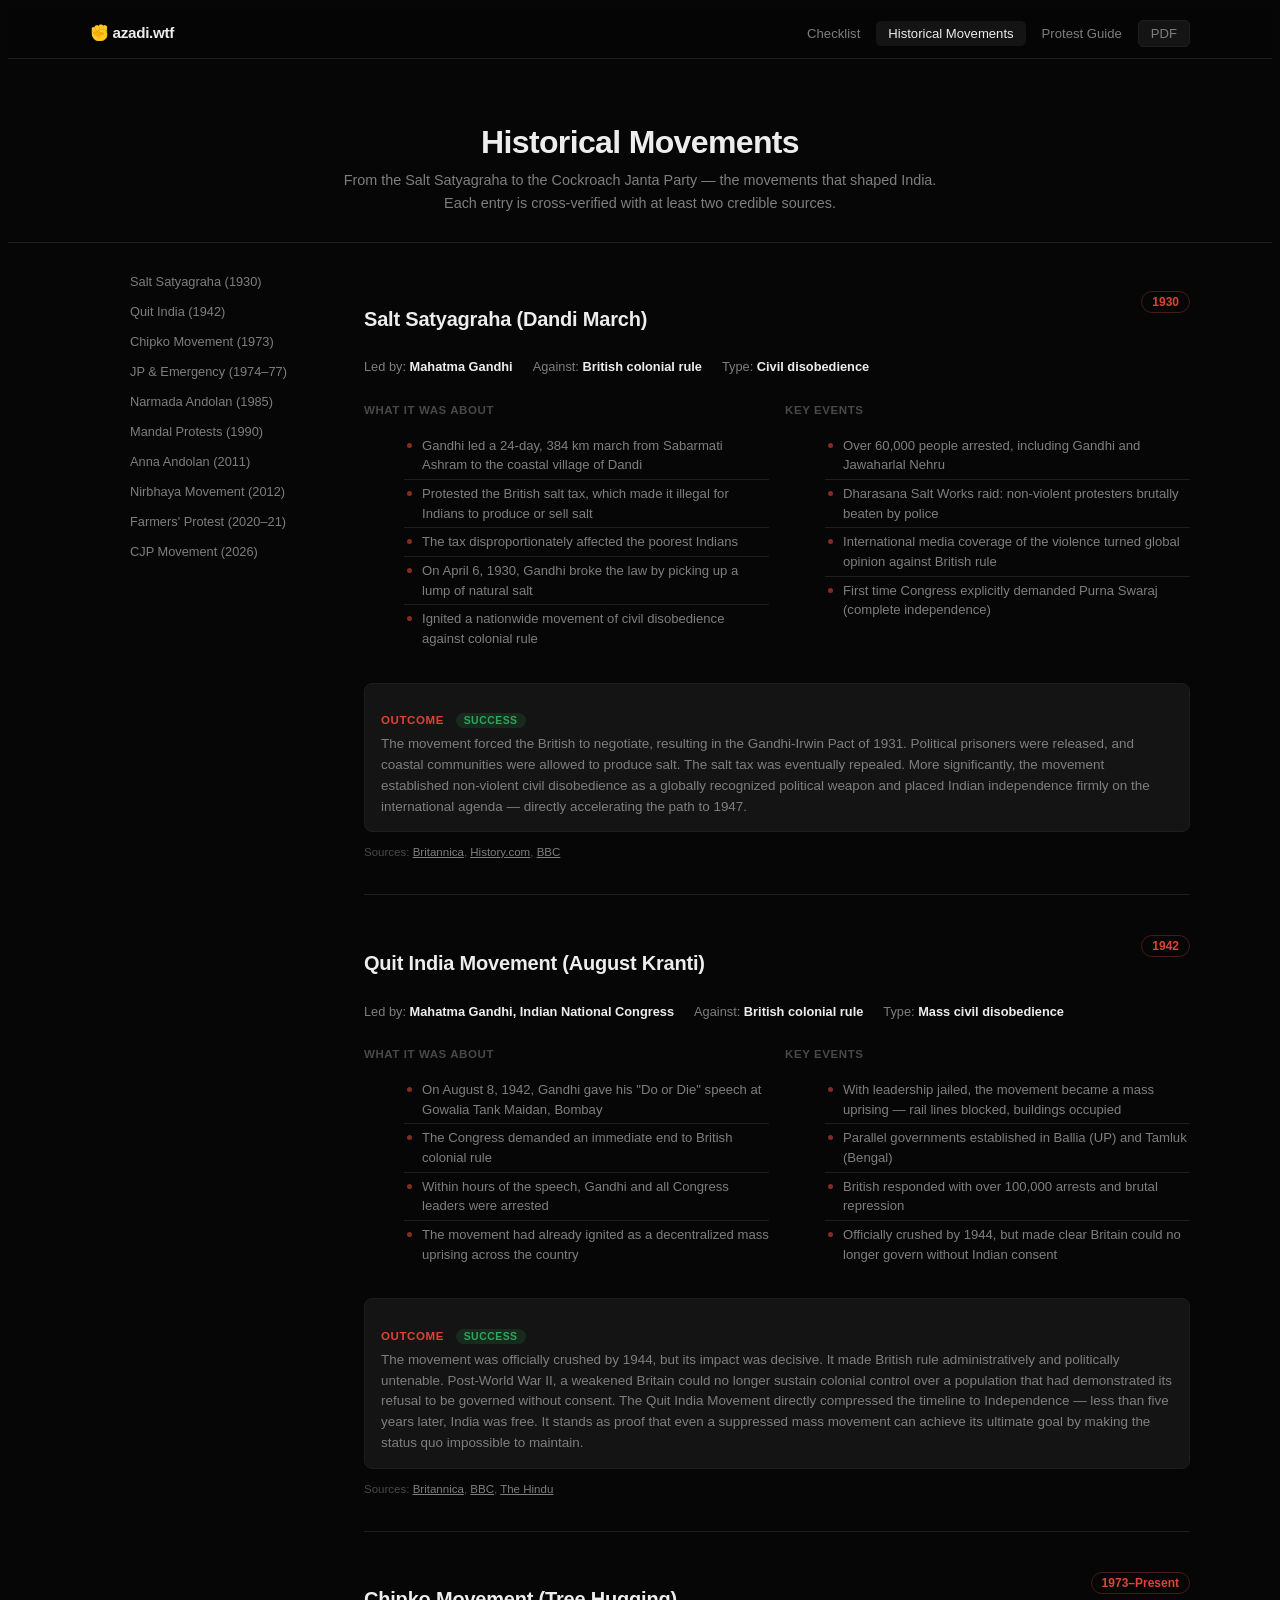
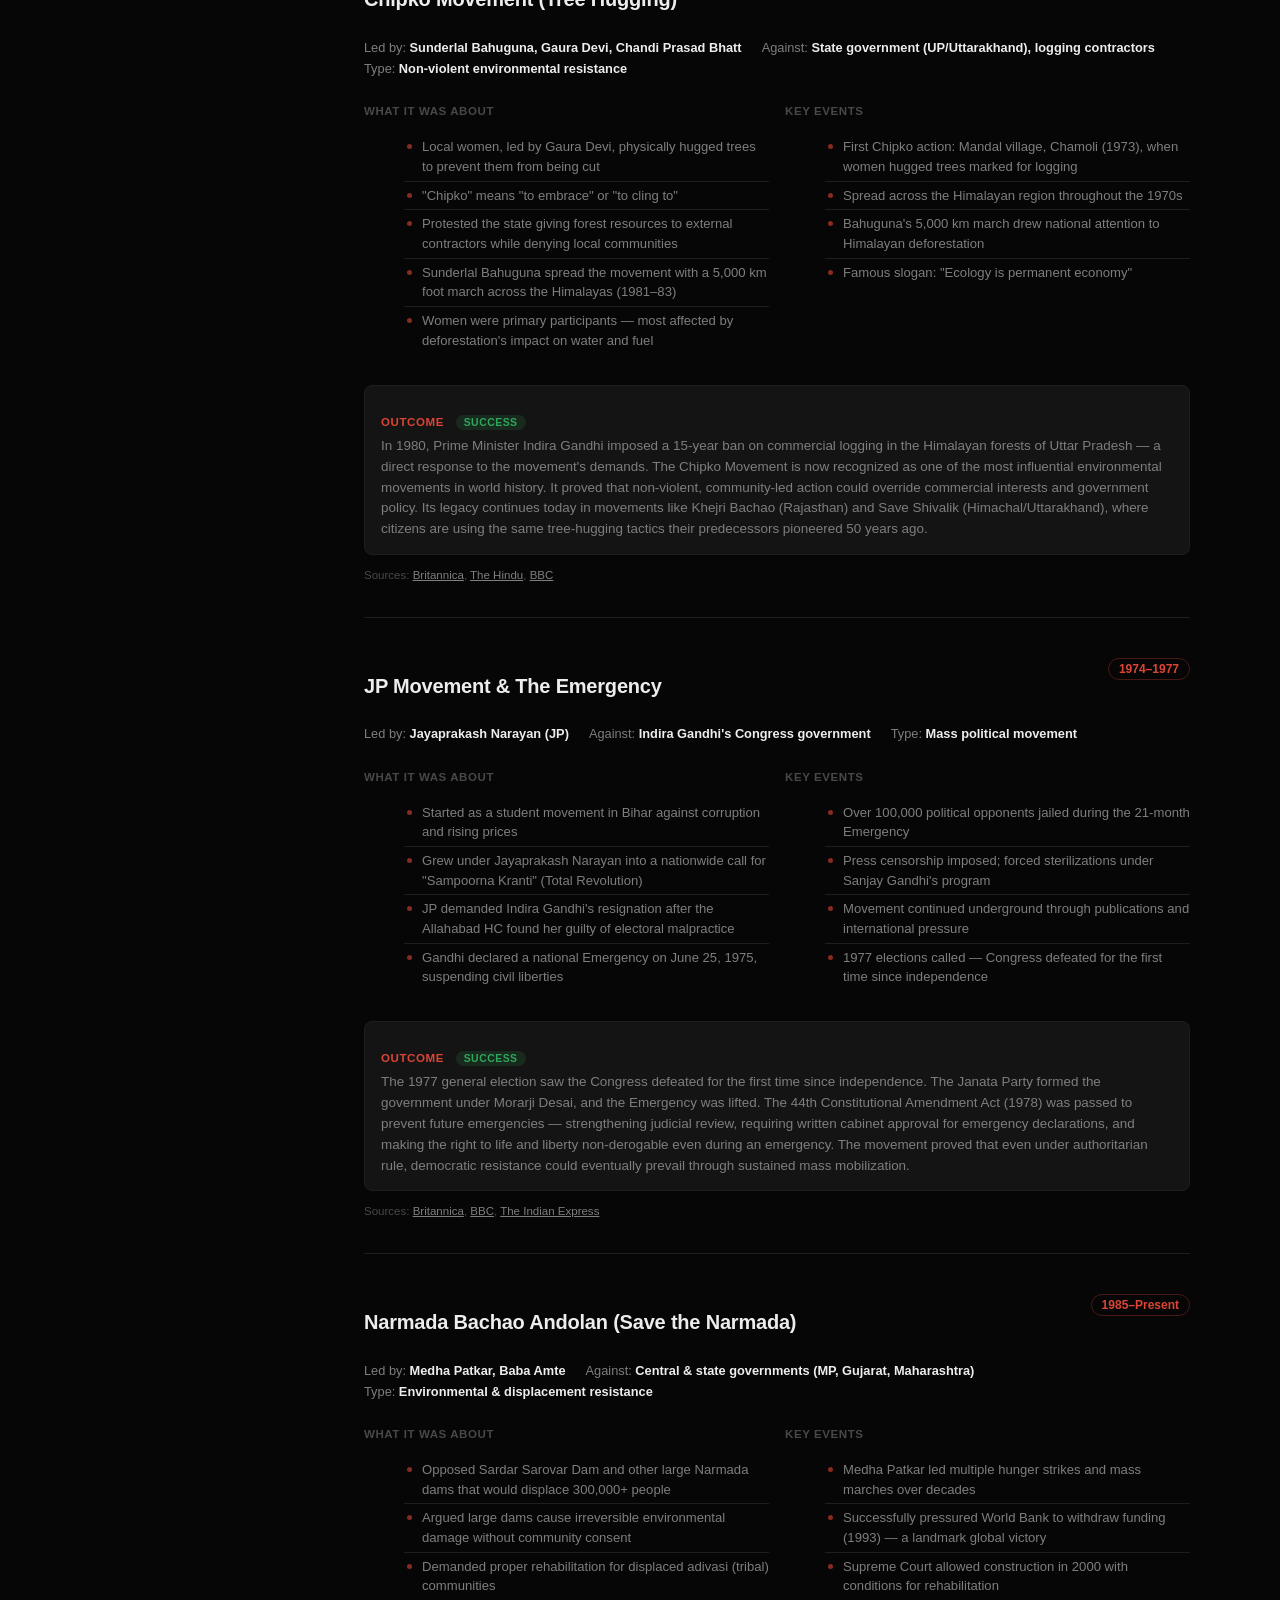
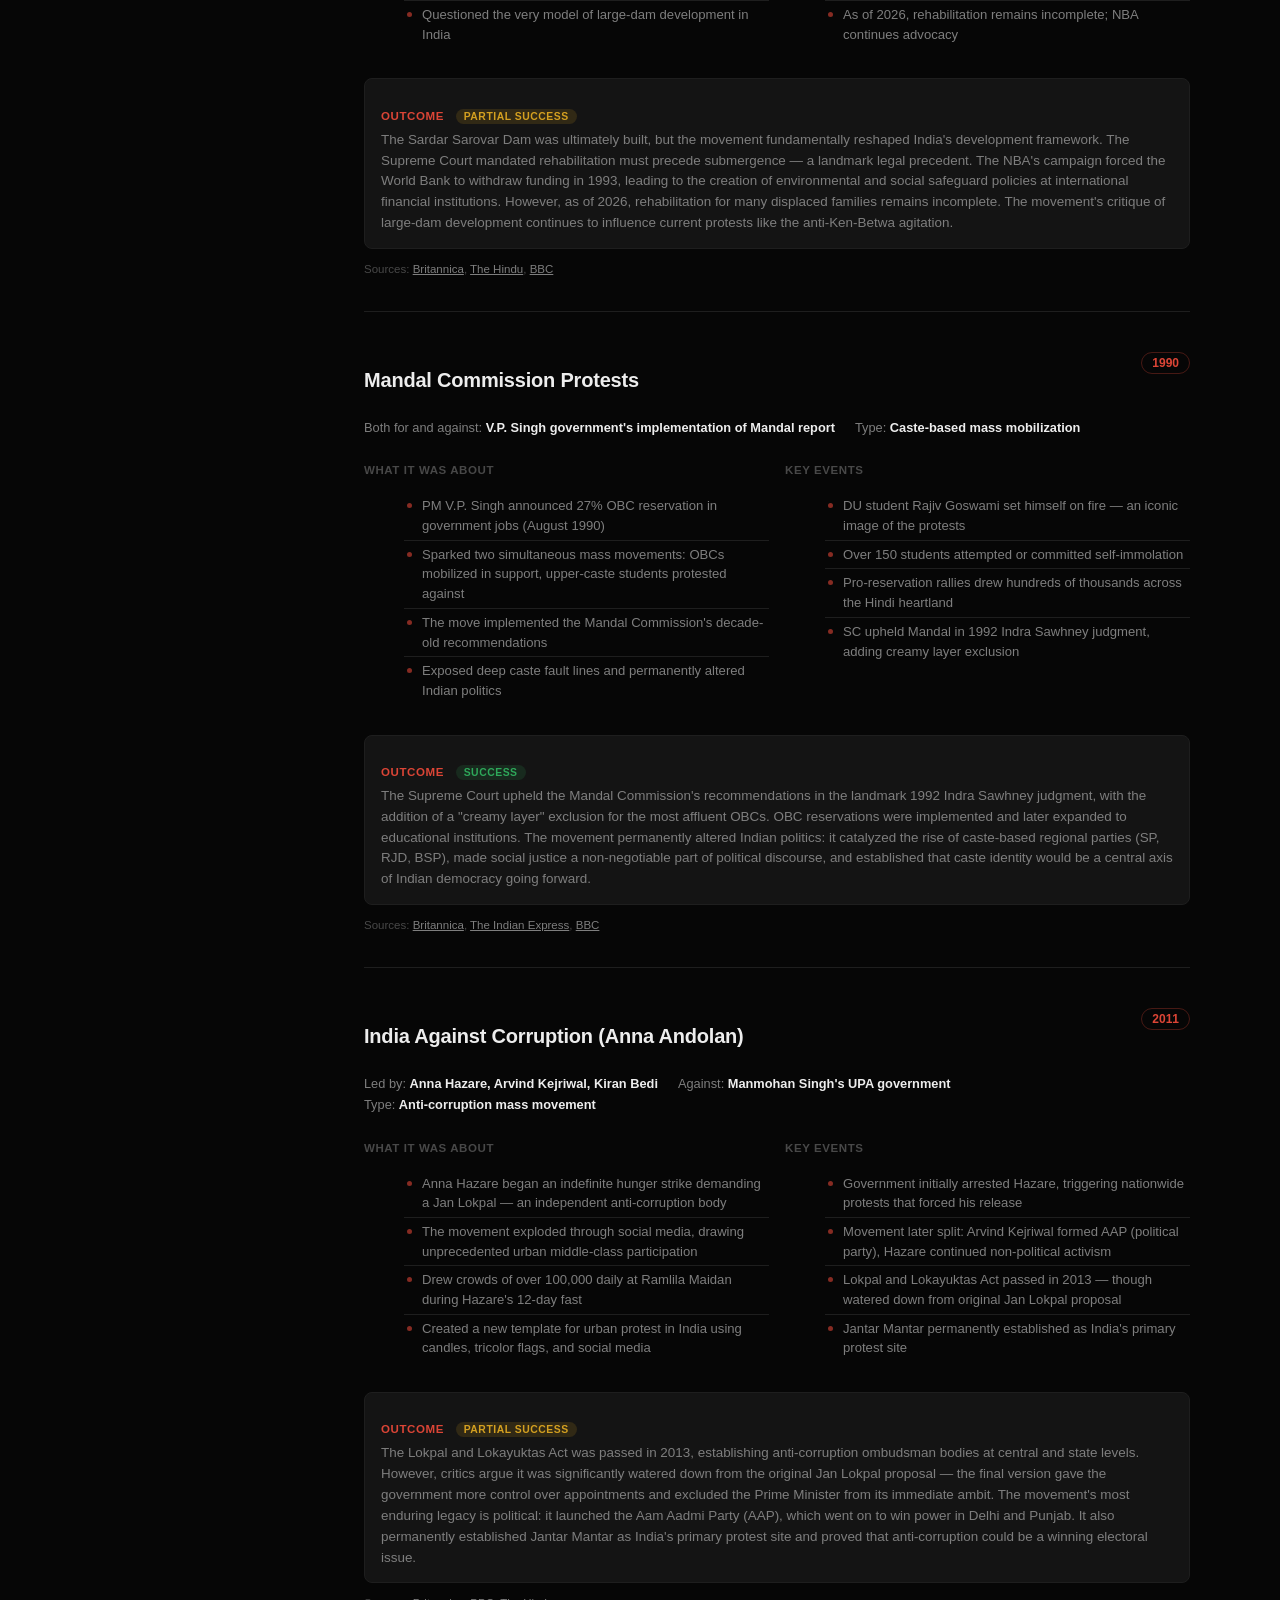
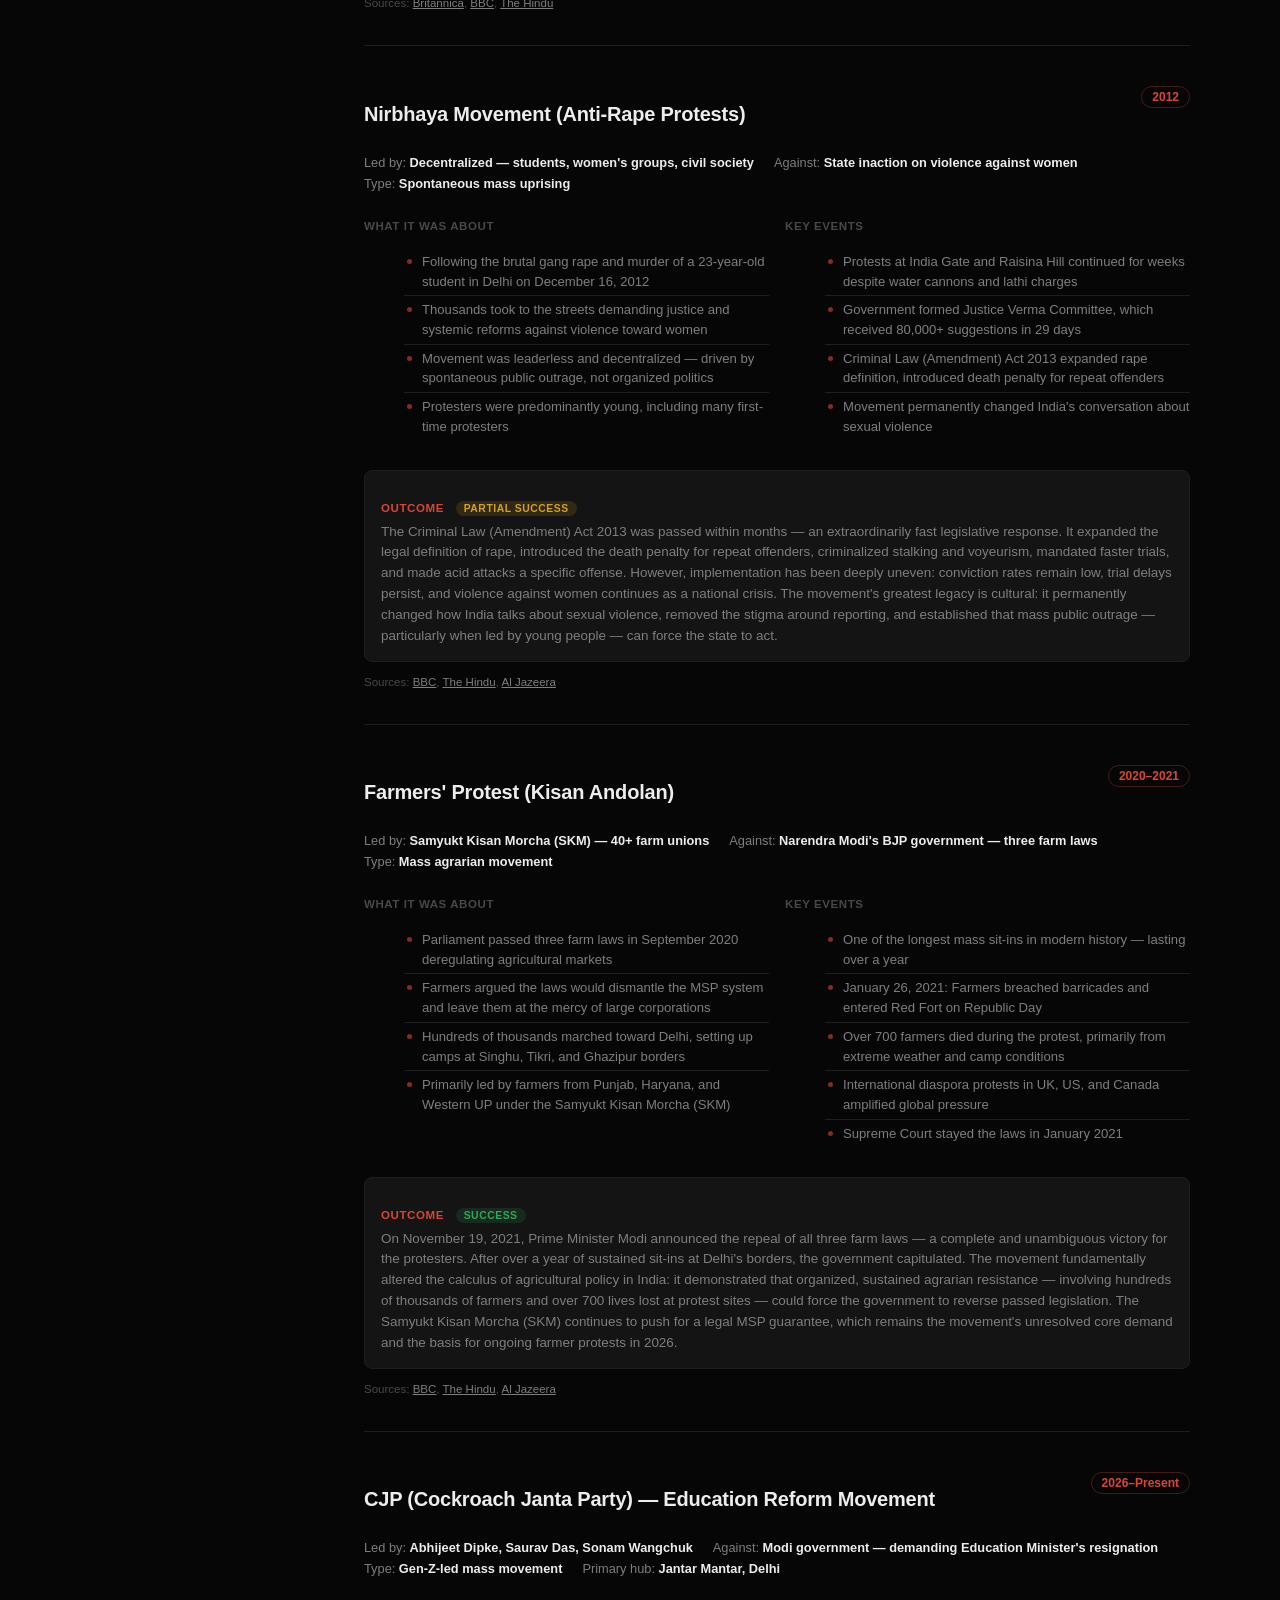
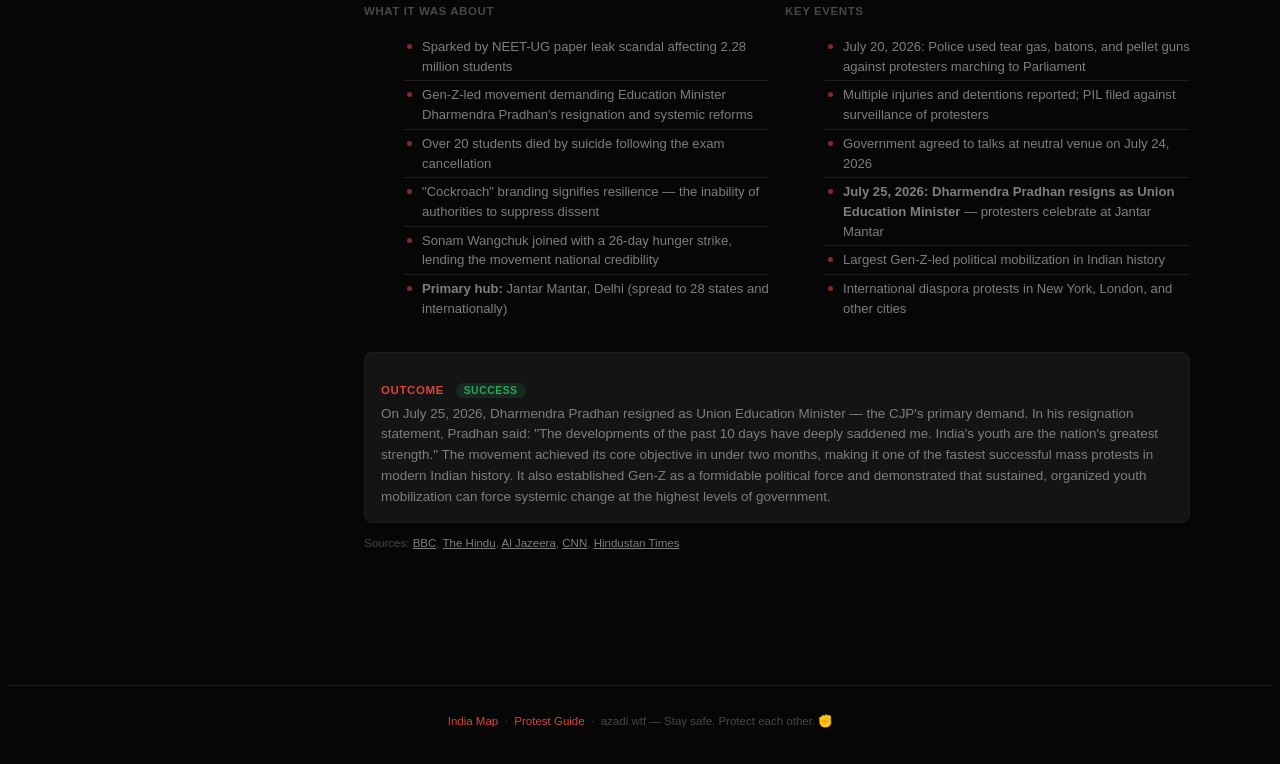
<file: history.html>
<!DOCTYPE html>
<html lang="en">
<head>
<meta charset="UTF-8">
<meta name="viewport" content="width=device-width, initial-scale=1.0">
<title>Historic Protests — azadi.wtf</title>
<style>
:root {
  --bg:#060606; --bg-card:#0d0d0d; --bg-elevated:#141414;
  --border:#1e1e1e; --text:#ededed; --text-dim:#7e7e7e; --text-muted:#484848;
  --accent:#dc4536; --font:-apple-system,BlinkMacSystemFont,'Segoe UI',sans-serif;
}
html { scroll-behavior: smooth; scroll-padding-top: 60px; }
body { font-family:var(--font); background:var(--bg); color:var(--text); -webkit-font-smoothing:antialiased; }

.top-nav {
  position:sticky; top:0; z-index:100;
  background:rgba(6,6,6,0.88); backdrop-filter:blur(16px);
  border-bottom:1px solid var(--border); height:50px;
}
.top-nav .container { max-width:1100px; margin:0 auto; padding:0 20px; display:flex; align-items:center; justify-content:space-between; height:100%; }
.nav-logo { font-size:0.95rem; font-weight:800; color:var(--text); text-decoration:none; letter-spacing:-0.02em; }
.nav-links { display:flex; align-items:center; gap:4px; }
.nav-links a { color:var(--text-dim); text-decoration:none; font-size:0.82rem; font-weight:500; padding:5px 12px; border-radius:5px; transition:all 0.1s; }
.nav-links a:hover { color:var(--text); }
.nav-links a.active { color:var(--text); background:var(--bg-elevated); }
.btn-pdf { display:inline-flex; align-items:center; gap:6px; padding:6px 14px; font-size:0.76rem; font-weight:600; border-radius:5px; border:1px solid var(--border); background:var(--bg-elevated); color:var(--text); text-decoration:none; }
.btn-pdf:hover { border-color:var(--accent); }

/* Hamburger */
.nav-toggle { display:none; }
.nav-toggle-label { display:none; cursor:pointer; padding:4px; }
.nav-toggle-label span { display:block; width:22px; height:2px; background:var(--text-dim); margin:5px 0; border-radius:2px; transition:all 0.2s; }
.nav-toggle:checked ~ .nav-links { display:flex; }
.nav-toggle:checked ~ .nav-toggle-label span:nth-child(1) { transform:rotate(45deg) translate(5px,5px); }
.nav-toggle:checked ~ .nav-toggle-label span:nth-child(2) { opacity:0; }
.nav-toggle:checked ~ .nav-toggle-label span:nth-child(3) { transform:rotate(-45deg) translate(5px,-5px); }

@media (max-width:640px) {
  .nav-toggle-label { display:block; }
  .nav-links { display:none; position:absolute; top:50px; left:0; right:0;
    background:rgba(6,6,6,0.96); backdrop-filter:blur(16px);
    flex-direction:column; padding:12px 20px; gap:2px;
    border-bottom:1px solid var(--border); z-index:99; }
  .nav-links a { padding:10px 16px; width:100%; border-radius:6px; }
}

.container { max-width:1100px; margin:0 auto; padding:0 24px; }

.history-layout { display:grid; grid-template-columns:230px 1fr; gap:44px; margin-top:8px; }
.history-nav { position:sticky; top:66px; align-self:start; }
.history-nav ul { list-style:none; }
.history-nav li { margin-bottom:1px; }
.history-nav a { display:block; padding:7px 12px 7px 0; font-size:0.8rem; font-weight:500; color:var(--text-dim); text-decoration:none; border-radius:5px; transition:all 0.1s; }
.history-nav a:hover { color:var(--text); background:var(--bg-elevated); }
.history-nav a.active { color:var(--accent); background:rgba(220,69,54,0.08); }

@media (max-width:840px) {
  .history-layout { grid-template-columns:1fr; gap:20px; }
  .history-nav { position:static; overflow-x:auto; white-space:nowrap; padding-bottom:4px; -webkit-overflow-scrolling:touch; }
  .history-nav ul { display:flex; gap:2px; }
  .history-nav li { margin-bottom:0; }
  .history-nav a { white-space:nowrap; font-size:0.76rem; padding:5px 10px; }
}

.page-header { padding:44px 0 28px; text-align:center; border-bottom:1px solid var(--border); }
.page-header h1 { font-size:2rem; font-weight:900; letter-spacing:-0.02em; margin-bottom:8px; }
.page-header p { color:var(--text-dim); font-size:0.9rem; max-width:600px; margin:0 auto; line-height:1.55; }

.timeline { padding:40px 0 60px; }
.movement { margin-bottom:40px; padding-bottom:36px; border-bottom:1px solid var(--border); }
.movement:last-child { border:none; }

.movement-header { display:flex; justify-content:space-between; align-items:flex-start; gap:16px; margin-bottom:12px; flex-wrap:wrap; }
.movement-header h2 { font-size:1.25rem; font-weight:800; letter-spacing:-0.01em; }
.movement-year { font-size:0.75rem; font-weight:700; color:var(--accent); padding:3px 10px; border:1px solid rgba(220,69,54,0.3); border-radius:100px; white-space:nowrap; }

.movement-meta { display:flex; flex-wrap:wrap; gap:6px 20px; margin-bottom:14px; font-size:0.8rem; }
.meta-item { color:var(--text-dim); }
.meta-item strong { color:var(--text); font-weight:600; }

.movement-body { display:grid; grid-template-columns:1fr 1fr; gap:16px; }
.movement-body .col h4 { font-size:0.72rem; font-weight:700; text-transform:uppercase; letter-spacing:0.05em; color:var(--text-muted); margin-bottom:6px; }
.movement-body .col ul { list-style:none; }
.movement-body .col li { padding:4px 0 4px 18px; position:relative; font-size:0.82rem; color:var(--text-dim); line-height:1.5; border-bottom:1px solid var(--border); }
.movement-body .col li:last-child { border:none; }
.movement-body .col li::before { content:""; position:absolute; left:3px; top:11px; width:5px; height:5px; background:var(--accent); border-radius:50%; opacity:0.6; }

.outcome-box { background:var(--bg-elevated); border:1px solid var(--border); border-radius:8px; padding:14px 16px; margin-top:14px; }
.outcome-box h4 { font-size:0.72rem; font-weight:700; text-transform:uppercase; letter-spacing:0.05em; color:var(--accent); margin-bottom:6px; }
.outcome-box p { font-size:0.84rem; color:var(--text-dim); line-height:1.55; margin:0; }
.outcome-box .verdict { display:inline-block; font-size:0.65rem; font-weight:800; padding:2px 8px; border-radius:100px; margin-left:8px; text-transform:uppercase; letter-spacing:0.05em; }
.verdict.success { background:rgba(46,168,90,0.15); color:#2ea85a; }
.verdict.partial { background:rgba(212,160,32,0.15); color:#d4a020; }
.verdict.failure { background:rgba(230,46,30,0.15); color:#e62e1e; }

.sources { margin-top:14px; font-size:0.72rem; color:var(--text-muted); }
.sources a { color:var(--text-dim); text-decoration:underline; }
.sources a:hover { color:var(--text); }

footer { text-align:center; padding:28px 20px; border-top:1px solid var(--border); font-size:0.72rem; color:var(--text-muted); }
footer a { color:var(--accent); text-decoration:none; }

@media (max-width:600px) {
  .movement-body { grid-template-columns:1fr; }
  .page-header h1 { font-size:1.5rem; }
}
</style>
</head>
<body>

<nav class="top-nav">
  <div class="container">
    <a href="index.html" class="nav-logo">&#9994; azadi.wtf</a>
    <input type="checkbox" id="nav-toggle" class="nav-toggle">
    <label for="nav-toggle" class="nav-toggle-label"><span></span><span></span><span></span></label>
    <div class="nav-links">
      <a href="checklist.html">Checklist</a>
      <a href="history.html" class="active">Historical Movements</a>
      <a href="guide.html">Protest Guide</a>
      <a href="Protest%20Safely.pdf" class="btn-pdf" download>PDF</a>
    </div>
  </div>
</nav>

<div class="page-header">
  <h1>Historical Movements</h1>
  <p>From the Salt Satyagraha to the Cockroach Janta Party — the movements that shaped India. Each entry is cross-verified with at least two credible sources.</p>
</div>

<main class="container">
<div class="history-layout">
<aside class="history-nav" id="historyNav">
  <ul>
    <li><a href="#salt">Salt Satyagraha (1930)</a></li>
    <li><a href="#quit">Quit India (1942)</a></li>
    <li><a href="#chipko">Chipko Movement (1973)</a></li>
    <li><a href="#emergency">JP &amp; Emergency (1974–77)</a></li>
    <li><a href="#narmada">Narmada Andolan (1985)</a></li>
    <li><a href="#mandal">Mandal Protests (1990)</a></li>
    <li><a href="#anna">Anna Andolan (2011)</a></li>
    <li><a href="#nirbhaya">Nirbhaya Movement (2012)</a></li>
    <li><a href="#farmers">Farmers' Protest (2020–21)</a></li>
    <li><a href="#cjp">CJP Movement (2026)</a></li>
  </ul>
</aside>
<div class="history-content">
<div class="timeline">

<!-- 1930: Salt Satyagraha -->
<div class="movement" id="salt">
  <div class="movement-header">
    <h2>Salt Satyagraha (Dandi March)</h2>
    <span class="movement-year">1930</span>
  </div>
  <div class="movement-meta">
    <span class="meta-item">Led by: <strong>Mahatma Gandhi</strong></span>
    <span class="meta-item">Against: <strong>British colonial rule</strong></span>
    <span class="meta-item">Type: <strong>Civil disobedience</strong></span>
  </div>
  <div class="movement-body">
    <div class="col">
      <h4>What It Was About</h4>
      <ul>
        <li>Gandhi led a 24-day, 384 km march from Sabarmati Ashram to the coastal village of Dandi</li>
        <li>Protested the British salt tax, which made it illegal for Indians to produce or sell salt</li>
        <li>The tax disproportionately affected the poorest Indians</li>
        <li>On April 6, 1930, Gandhi broke the law by picking up a lump of natural salt</li>
        <li>Ignited a nationwide movement of civil disobedience against colonial rule</li>
      </ul>
    </div>
    <div class="col">
      <h4>Key Events</h4>
      <ul>
        <li>Over 60,000 people arrested, including Gandhi and Jawaharlal Nehru</li>
        <li>Dharasana Salt Works raid: non-violent protesters brutally beaten by police</li>
        <li>International media coverage of the violence turned global opinion against British rule</li>
        <li>First time Congress explicitly demanded Purna Swaraj (complete independence)</li>
      </ul>
    </div>
  </div>
  <div class="outcome-box">
    <h4>Outcome <span class="verdict success">Success</span></h4>
    <p>The movement forced the British to negotiate, resulting in the Gandhi-Irwin Pact of 1931. Political prisoners were released, and coastal communities were allowed to produce salt. The salt tax was eventually repealed. More significantly, the movement established non-violent civil disobedience as a globally recognized political weapon and placed Indian independence firmly on the international agenda — directly accelerating the path to 1947.</p>
  </div>
  <div class="sources">Sources: <a href="https://www.britannica.com/event/Salt-March" target="_blank">Britannica</a>, <a href="https://www.history.com/topics/india/salt-march" target="_blank">History.com</a>, <a href="https://www.bbc.co.uk/history/historic_figures/gandhi_mohandas.shtml" target="_blank">BBC</a></div>
</div>

<!-- 1942: Quit India Movement -->
<div class="movement" id="quit">
  <div class="movement-header">
    <h2>Quit India Movement (August Kranti)</h2>
    <span class="movement-year">1942</span>
  </div>
  <div class="movement-meta">
    <span class="meta-item">Led by: <strong>Mahatma Gandhi, Indian National Congress</strong></span>
    <span class="meta-item">Against: <strong>British colonial rule</strong></span>
    <span class="meta-item">Type: <strong>Mass civil disobedience</strong></span>
  </div>
  <div class="movement-body">
    <div class="col">
      <h4>What It Was About</h4>
      <ul>
        <li>On August 8, 1942, Gandhi gave his "Do or Die" speech at Gowalia Tank Maidan, Bombay</li>
        <li>The Congress demanded an immediate end to British colonial rule</li>
        <li>Within hours of the speech, Gandhi and all Congress leaders were arrested</li>
        <li>The movement had already ignited as a decentralized mass uprising across the country</li>
      </ul>
    </div>
    <div class="col">
      <h4>Key Events</h4>
      <ul>
        <li>With leadership jailed, the movement became a mass uprising — rail lines blocked, buildings occupied</li>
        <li>Parallel governments established in Ballia (UP) and Tamluk (Bengal)</li>
        <li>British responded with over 100,000 arrests and brutal repression</li>
        <li>Officially crushed by 1944, but made clear Britain could no longer govern without Indian consent</li>
      </ul>
    </div>
  </div>
  <div class="outcome-box">
    <h4>Outcome <span class="verdict success">Success</span></h4>
    <p>The movement was officially crushed by 1944, but its impact was decisive. It made British rule administratively and politically untenable. Post-World War II, a weakened Britain could no longer sustain colonial control over a population that had demonstrated its refusal to be governed without consent. The Quit India Movement directly compressed the timeline to Independence — less than five years later, India was free. It stands as proof that even a suppressed mass movement can achieve its ultimate goal by making the status quo impossible to maintain.</p>
  </div>
  <div class="sources">Sources: <a href="https://www.britannica.com/event/Quit-India-Movement" target="_blank">Britannica</a>, <a href="https://www.bbc.co.uk/history/british/modern/independence1947_01.shtml" target="_blank">BBC</a>, <a href="https://www.thehindu.com/news/national/quit-india-movement-explained" target="_blank">The Hindu</a></div>
</div>

<!-- 1973: Chipko Movement -->
<div class="movement" id="chipko">
  <div class="movement-header">
    <h2>Chipko Movement (Tree Hugging)</h2>
    <span class="movement-year">1973–Present</span>
  </div>
  <div class="movement-meta">
    <span class="meta-item">Led by: <strong>Sunderlal Bahuguna, Gaura Devi, Chandi Prasad Bhatt</strong></span>
    <span class="meta-item">Against: <strong>State government (UP/Uttarakhand), logging contractors</strong></span>
    <span class="meta-item">Type: <strong>Non-violent environmental resistance</strong></span>
  </div>
  <div class="movement-body">
    <div class="col">
      <h4>What It Was About</h4>
      <ul>
        <li>Local women, led by Gaura Devi, physically hugged trees to prevent them from being cut</li>
        <li>"Chipko" means "to embrace" or "to cling to"</li>
        <li>Protested the state giving forest resources to external contractors while denying local communities</li>
        <li>Sunderlal Bahuguna spread the movement with a 5,000 km foot march across the Himalayas (1981–83)</li>
        <li>Women were primary participants — most affected by deforestation's impact on water and fuel</li>
      </ul>
    </div>
    <div class="col">
      <h4>Key Events</h4>
      <ul>
        <li>First Chipko action: Mandal village, Chamoli (1973), when women hugged trees marked for logging</li>
        <li>Spread across the Himalayan region throughout the 1970s</li>
        <li>Bahuguna's 5,000 km march drew national attention to Himalayan deforestation</li>
        <li>Famous slogan: "Ecology is permanent economy"</li>
      </ul>
    </div>
  </div>
  <div class="outcome-box">
    <h4>Outcome <span class="verdict success">Success</span></h4>
    <p>In 1980, Prime Minister Indira Gandhi imposed a 15-year ban on commercial logging in the Himalayan forests of Uttar Pradesh — a direct response to the movement's demands. The Chipko Movement is now recognized as one of the most influential environmental movements in world history. It proved that non-violent, community-led action could override commercial interests and government policy. Its legacy continues today in movements like Khejri Bachao (Rajasthan) and Save Shivalik (Himachal/Uttarakhand), where citizens are using the same tree-hugging tactics their predecessors pioneered 50 years ago.</p>
  </div>
  <div class="sources">Sources: <a href="https://www.britannica.com/topic/Chipko-movement" target="_blank">Britannica</a>, <a href="https://www.thehindu.com/sci-tech/energy-and-environment/chipko-movement-explained" target="_blank">The Hindu</a>, <a href="https://www.bbc.com/news/world-asia-india-46277571" target="_blank">BBC</a></div>
</div>

<!-- 1975: JP Movement / Emergency -->
<div class="movement" id="emergency">
  <div class="movement-header">
    <h2>JP Movement &amp; The Emergency</h2>
    <span class="movement-year">1974–1977</span>
  </div>
  <div class="movement-meta">
    <span class="meta-item">Led by: <strong>Jayaprakash Narayan (JP)</strong></span>
    <span class="meta-item">Against: <strong>Indira Gandhi's Congress government</strong></span>
    <span class="meta-item">Type: <strong>Mass political movement</strong></span>
  </div>
  <div class="movement-body">
    <div class="col">
      <h4>What It Was About</h4>
      <ul>
        <li>Started as a student movement in Bihar against corruption and rising prices</li>
        <li>Grew under Jayaprakash Narayan into a nationwide call for "Sampoorna Kranti" (Total Revolution)</li>
        <li>JP demanded Indira Gandhi's resignation after the Allahabad HC found her guilty of electoral malpractice</li>
        <li>Gandhi declared a national Emergency on June 25, 1975, suspending civil liberties</li>
      </ul>
    </div>
    <div class="col">
      <h4>Key Events</h4>
      <ul>
        <li>Over 100,000 political opponents jailed during the 21-month Emergency</li>
        <li>Press censorship imposed; forced sterilizations under Sanjay Gandhi's program</li>
        <li>Movement continued underground through publications and international pressure</li>
        <li>1977 elections called — Congress defeated for the first time since independence</li>
      </ul>
    </div>
  </div>
  <div class="outcome-box">
    <h4>Outcome <span class="verdict success">Success</span></h4>
    <p>The 1977 general election saw the Congress defeated for the first time since independence. The Janata Party formed the government under Morarji Desai, and the Emergency was lifted. The 44th Constitutional Amendment Act (1978) was passed to prevent future emergencies — strengthening judicial review, requiring written cabinet approval for emergency declarations, and making the right to life and liberty non-derogable even during an emergency. The movement proved that even under authoritarian rule, democratic resistance could eventually prevail through sustained mass mobilization.</p>
  </div>
  <div class="sources">Sources: <a href="https://www.britannica.com/event/The-Emergency-India-1975-1977" target="_blank">Britannica</a>, <a href="https://www.bbc.com/news/world-asia-india-33224085" target="_blank">BBC</a>, <a href="https://indianexpress.com/article/explained/emergency-1975-india-explained" target="_blank">The Indian Express</a></div>
</div>

<!-- 1985: Narmada Bachao Andolan -->
<div class="movement" id="narmada">
  <div class="movement-header">
    <h2>Narmada Bachao Andolan (Save the Narmada)</h2>
    <span class="movement-year">1985–Present</span>
  </div>
  <div class="movement-meta">
    <span class="meta-item">Led by: <strong>Medha Patkar, Baba Amte</strong></span>
    <span class="meta-item">Against: <strong>Central &amp; state governments (MP, Gujarat, Maharashtra)</strong></span>
    <span class="meta-item">Type: <strong>Environmental &amp; displacement resistance</strong></span>
  </div>
  <div class="movement-body">
    <div class="col">
      <h4>What It Was About</h4>
      <ul>
        <li>Opposed Sardar Sarovar Dam and other large Narmada dams that would displace 300,000+ people</li>
        <li>Argued large dams cause irreversible environmental damage without community consent</li>
        <li>Demanded proper rehabilitation for displaced adivasi (tribal) communities</li>
        <li>Questioned the very model of large-dam development in India</li>
      </ul>
    </div>
    <div class="col">
      <h4>Key Events</h4>
      <ul>
        <li>Medha Patkar led multiple hunger strikes and mass marches over decades</li>
        <li>Successfully pressured World Bank to withdraw funding (1993) — a landmark global victory</li>
        <li>Supreme Court allowed construction in 2000 with conditions for rehabilitation</li>
        <li>As of 2026, rehabilitation remains incomplete; NBA continues advocacy</li>
      </ul>
    </div>
  </div>
  <div class="outcome-box">
    <h4>Outcome <span class="verdict partial">Partial Success</span></h4>
    <p>The Sardar Sarovar Dam was ultimately built, but the movement fundamentally reshaped India's development framework. The Supreme Court mandated rehabilitation must precede submergence — a landmark legal precedent. The NBA's campaign forced the World Bank to withdraw funding in 1993, leading to the creation of environmental and social safeguard policies at international financial institutions. However, as of 2026, rehabilitation for many displaced families remains incomplete. The movement's critique of large-dam development continues to influence current protests like the anti-Ken-Betwa agitation.</p>
  </div>
  <div class="sources">Sources: <a href="https://www.britannica.com/topic/Narmada-Bachao-Andolan" target="_blank">Britannica</a>, <a href="https://www.thehindu.com/news/national/narmada-bachao-andolan-explained" target="_blank">The Hindu</a>, <a href="https://www.bbc.com/news/world-asia-india-39654533" target="_blank">BBC</a></div>
</div>

<!-- 1990: Mandal Commission -->
<div class="movement" id="mandal">
  <div class="movement-header">
    <h2>Mandal Commission Protests</h2>
    <span class="movement-year">1990</span>
  </div>
  <div class="movement-meta">
    <span class="meta-item">Both for and against: <strong>V.P. Singh government's implementation of Mandal report</strong></span>
    <span class="meta-item">Type: <strong>Caste-based mass mobilization</strong></span>
  </div>
  <div class="movement-body">
    <div class="col">
      <h4>What It Was About</h4>
      <ul>
        <li>PM V.P. Singh announced 27% OBC reservation in government jobs (August 1990)</li>
        <li>Sparked two simultaneous mass movements: OBCs mobilized in support, upper-caste students protested against</li>
        <li>The move implemented the Mandal Commission's decade-old recommendations</li>
        <li>Exposed deep caste fault lines and permanently altered Indian politics</li>
      </ul>
    </div>
    <div class="col">
      <h4>Key Events</h4>
      <ul>
        <li>DU student Rajiv Goswami set himself on fire — an iconic image of the protests</li>
        <li>Over 150 students attempted or committed self-immolation</li>
        <li>Pro-reservation rallies drew hundreds of thousands across the Hindi heartland</li>
        <li>SC upheld Mandal in 1992 Indra Sawhney judgment, adding creamy layer exclusion</li>
      </ul>
    </div>
  </div>
  <div class="outcome-box">
    <h4>Outcome <span class="verdict success">Success</span></h4>
    <p>The Supreme Court upheld the Mandal Commission's recommendations in the landmark 1992 Indra Sawhney judgment, with the addition of a "creamy layer" exclusion for the most affluent OBCs. OBC reservations were implemented and later expanded to educational institutions. The movement permanently altered Indian politics: it catalyzed the rise of caste-based regional parties (SP, RJD, BSP), made social justice a non-negotiable part of political discourse, and established that caste identity would be a central axis of Indian democracy going forward.</p>
  </div>
  <div class="sources">Sources: <a href="https://www.britannica.com/topic/Mandal-Commission" target="_blank">Britannica</a>, <a href="https://indianexpress.com/article/explained/mandal-commission-reservation-explained" target="_blank">The Indian Express</a>, <a href="https://www.bbc.com/news/world-asia-india-34016379" target="_blank">BBC</a></div>
</div>

<!-- 2011: Anna Andolan -->
<div class="movement" id="anna">
  <div class="movement-header">
    <h2>India Against Corruption (Anna Andolan)</h2>
    <span class="movement-year">2011</span>
  </div>
  <div class="movement-meta">
    <span class="meta-item">Led by: <strong>Anna Hazare, Arvind Kejriwal, Kiran Bedi</strong></span>
    <span class="meta-item">Against: <strong>Manmohan Singh's UPA government</strong></span>
    <span class="meta-item">Type: <strong>Anti-corruption mass movement</strong></span>
  </div>
  <div class="movement-body">
    <div class="col">
      <h4>What It Was About</h4>
      <ul>
        <li>Anna Hazare began an indefinite hunger strike demanding a Jan Lokpal — an independent anti-corruption body</li>
        <li>The movement exploded through social media, drawing unprecedented urban middle-class participation</li>
        <li>Drew crowds of over 100,000 daily at Ramlila Maidan during Hazare's 12-day fast</li>
        <li>Created a new template for urban protest in India using candles, tricolor flags, and social media</li>
      </ul>
    </div>
    <div class="col">
      <h4>Key Events</h4>
      <ul>
        <li>Government initially arrested Hazare, triggering nationwide protests that forced his release</li>
        <li>Movement later split: Arvind Kejriwal formed AAP (political party), Hazare continued non-political activism</li>
        <li>Lokpal and Lokayuktas Act passed in 2013 — though watered down from original Jan Lokpal proposal</li>
        <li>Jantar Mantar permanently established as India's primary protest site</li>
      </ul>
    </div>
  </div>
  <div class="outcome-box">
    <h4>Outcome <span class="verdict partial">Partial Success</span></h4>
    <p>The Lokpal and Lokayuktas Act was passed in 2013, establishing anti-corruption ombudsman bodies at central and state levels. However, critics argue it was significantly watered down from the original Jan Lokpal proposal — the final version gave the government more control over appointments and excluded the Prime Minister from its immediate ambit. The movement's most enduring legacy is political: it launched the Aam Aadmi Party (AAP), which went on to win power in Delhi and Punjab. It also permanently established Jantar Mantar as India's primary protest site and proved that anti-corruption could be a winning electoral issue.</p>
  </div>
  <div class="sources">Sources: <a href="https://www.britannica.com/biography/Anna-Hazare" target="_blank">Britannica</a>, <a href="https://www.bbc.com/news/world-asia-india-13044916" target="_blank">BBC</a>, <a href="https://www.thehindu.com/news/national/anna-hazare-movement-explained" target="_blank">The Hindu</a></div>
</div>

<!-- 2012: Nirbhaya -->
<div class="movement" id="nirbhaya">
  <div class="movement-header">
    <h2>Nirbhaya Movement (Anti-Rape Protests)</h2>
    <span class="movement-year">2012</span>
  </div>
  <div class="movement-meta">
    <span class="meta-item">Led by: <strong>Decentralized — students, women's groups, civil society</strong></span>
    <span class="meta-item">Against: <strong>State inaction on violence against women</strong></span>
    <span class="meta-item">Type: <strong>Spontaneous mass uprising</strong></span>
  </div>
  <div class="movement-body">
    <div class="col">
      <h4>What It Was About</h4>
      <ul>
        <li>Following the brutal gang rape and murder of a 23-year-old student in Delhi on December 16, 2012</li>
        <li>Thousands took to the streets demanding justice and systemic reforms against violence toward women</li>
        <li>Movement was leaderless and decentralized — driven by spontaneous public outrage, not organized politics</li>
        <li>Protesters were predominantly young, including many first-time protesters</li>
      </ul>
    </div>
    <div class="col">
      <h4>Key Events</h4>
      <ul>
        <li>Protests at India Gate and Raisina Hill continued for weeks despite water cannons and lathi charges</li>
        <li>Government formed Justice Verma Committee, which received 80,000+ suggestions in 29 days</li>
        <li>Criminal Law (Amendment) Act 2013 expanded rape definition, introduced death penalty for repeat offenders</li>
        <li>Movement permanently changed India's conversation about sexual violence</li>
      </ul>
    </div>
  </div>
  <div class="outcome-box">
    <h4>Outcome <span class="verdict partial">Partial Success</span></h4>
    <p>The Criminal Law (Amendment) Act 2013 was passed within months — an extraordinarily fast legislative response. It expanded the legal definition of rape, introduced the death penalty for repeat offenders, criminalized stalking and voyeurism, mandated faster trials, and made acid attacks a specific offense. However, implementation has been deeply uneven: conviction rates remain low, trial delays persist, and violence against women continues as a national crisis. The movement's greatest legacy is cultural: it permanently changed how India talks about sexual violence, removed the stigma around reporting, and established that mass public outrage — particularly when led by young people — can force the state to act.</p>
  </div>
  <div class="sources">Sources: <a href="https://www.bbc.com/news/world-asia-india-20769506" target="_blank">BBC</a>, <a href="https://www.thehindu.com/news/national/nirbhaya-case-timeline" target="_blank">The Hindu</a>, <a href="https://www.aljazeera.com/news/2012/12/23/india-gang-rape-protests-continue" target="_blank">Al Jazeera</a></div>
</div>

<!-- 2020: Farmers Protest -->
<div class="movement" id="farmers">
  <div class="movement-header">
    <h2>Farmers' Protest (Kisan Andolan)</h2>
    <span class="movement-year">2020–2021</span>
  </div>
  <div class="movement-meta">
    <span class="meta-item">Led by: <strong>Samyukt Kisan Morcha (SKM) — 40+ farm unions</strong></span>
    <span class="meta-item">Against: <strong>Narendra Modi's BJP government — three farm laws</strong></span>
    <span class="meta-item">Type: <strong>Mass agrarian movement</strong></span>
  </div>
  <div class="movement-body">
    <div class="col">
      <h4>What It Was About</h4>
      <ul>
        <li>Parliament passed three farm laws in September 2020 deregulating agricultural markets</li>
        <li>Farmers argued the laws would dismantle the MSP system and leave them at the mercy of large corporations</li>
        <li>Hundreds of thousands marched toward Delhi, setting up camps at Singhu, Tikri, and Ghazipur borders</li>
        <li>Primarily led by farmers from Punjab, Haryana, and Western UP under the Samyukt Kisan Morcha (SKM)</li>
      </ul>
    </div>
    <div class="col">
      <h4>Key Events</h4>
      <ul>
        <li>One of the longest mass sit-ins in modern history — lasting over a year</li>
        <li>January 26, 2021: Farmers breached barricades and entered Red Fort on Republic Day</li>
        <li>Over 700 farmers died during the protest, primarily from extreme weather and camp conditions</li>
        <li>International diaspora protests in UK, US, and Canada amplified global pressure</li>
        <li>Supreme Court stayed the laws in January 2021</li>
      </ul>
    </div>
  </div>
  <div class="outcome-box">
    <h4>Outcome <span class="verdict success">Success</span></h4>
    <p>On November 19, 2021, Prime Minister Modi announced the repeal of all three farm laws — a complete and unambiguous victory for the protesters. After over a year of sustained sit-ins at Delhi's borders, the government capitulated. The movement fundamentally altered the calculus of agricultural policy in India: it demonstrated that organized, sustained agrarian resistance — involving hundreds of thousands of farmers and over 700 lives lost at protest sites — could force the government to reverse passed legislation. The Samyukt Kisan Morcha (SKM) continues to push for a legal MSP guarantee, which remains the movement's unresolved core demand and the basis for ongoing farmer protests in 2026.</p>
  </div>
  <div class="sources">Sources: <a href="https://www.bbc.com/news/world-asia-india-59335563" target="_blank">BBC</a>, <a href="https://www.thehindu.com/news/national/farmers-protest-timeline-explained" target="_blank">The Hindu</a>, <a href="https://www.aljazeera.com/news/2021/11/19/india-pm-modi-repeal-farm-laws" target="_blank">Al Jazeera</a></div>
</div>

<!-- 2026: CJP / Cockroach Janta Party -->
<div class="movement" id="cjp">
  <div class="movement-header">
    <h2>CJP (Cockroach Janta Party) — Education Reform Movement</h2>
    <span class="movement-year">2026–Present</span>
  </div>
  <div class="movement-meta">
    <span class="meta-item">Led by: <strong>Abhijeet Dipke, Saurav Das, Sonam Wangchuk</strong></span>
    <span class="meta-item">Against: <strong>Modi government — demanding Education Minister's resignation</strong></span>
    <span class="meta-item">Type: <strong>Gen-Z-led mass movement</strong></span>
    <span class="meta-item">Primary hub: <strong>Jantar Mantar, Delhi</strong></span>
  </div>
  <div class="movement-body">
    <div class="col">
      <h4>What It Was About</h4>
      <ul>
        <li>Sparked by NEET-UG paper leak scandal affecting 2.28 million students</li>
        <li>Gen-Z-led movement demanding Education Minister Dharmendra Pradhan's resignation and systemic reforms</li>
        <li>Over 20 students died by suicide following the exam cancellation</li>
        <li>"Cockroach" branding signifies resilience — the inability of authorities to suppress dissent</li>
        <li>Sonam Wangchuk joined with a 26-day hunger strike, lending the movement national credibility</li>
        <li><strong>Primary hub:</strong> Jantar Mantar, Delhi (spread to 28 states and internationally)</li>
      </ul>
    </div>
    <div class="col">
      <h4>Key Events</h4>
      <ul>
        <li>July 20, 2026: Police used tear gas, batons, and pellet guns against protesters marching to Parliament</li>
        <li>Multiple injuries and detentions reported; PIL filed against surveillance of protesters</li>
        <li>Government agreed to talks at neutral venue on July 24, 2026</li>
        <li><strong>July 25, 2026: Dharmendra Pradhan resigns as Union Education Minister</strong> — protesters celebrate at Jantar Mantar</li>
        <li>Largest Gen-Z-led political mobilization in Indian history</li>
        <li>International diaspora protests in New York, London, and other cities</li>
      </ul>
    </div>
  </div>
  <div class="outcome-box">
    <h4>Outcome <span class="verdict success">Success</span></h4>
    <p>On July 25, 2026, Dharmendra Pradhan resigned as Union Education Minister — the CJP's primary demand. In his resignation statement, Pradhan said: "The developments of the past 10 days have deeply saddened me. India's youth are the nation's greatest strength." The movement achieved its core objective in under two months, making it one of the fastest successful mass protests in modern Indian history. It also established Gen-Z as a formidable political force and demonstrated that sustained, organized youth mobilization can force systemic change at the highest levels of government.</p>
  </div>
  <div class="sources">Sources: <a href="https://www.bbc.com/news/articles/cvg9w9dxd7lo" target="_blank">BBC</a>, <a href="https://www.thehindu.com/news/national/cjp-jantar-mantar-protest-live-updates" target="_blank">The Hindu</a>, <a href="https://www.aljazeera.com/news/2026/7/21/indias-cockroach-protest-movement" target="_blank">Al Jazeera</a>, <a href="https://www.cnn.com/2026/07/22/india/india-cockroach-party-protest-anger-intl-hnk" target="_blank">CNN</a>, <a href="https://www.hindustantimes.com/india-news/dharmendra-pradhan-resigns-as-education-minister" target="_blank">Hindustan Times</a></div>
</div>

</div>
</div>
</main>

<footer>
  <a href="index.html">India Map</a> &nbsp;·&nbsp;
  <a href="guide.html">Protest Guide</a> &nbsp;·&nbsp;
  azadi.wtf — Stay safe. Protect each other. &#9994;
</footer>
<script>
(function() {
  var nav = document.getElementById('historyNav');
  if (!nav) return;
  var links = nav.querySelectorAll('a');
  var sections = [];
  links.forEach(function(link) {
    var href = link.getAttribute('href');
    if (href && href.startsWith('#')) {
      var el = document.querySelector(href);
      if (el) sections.push({ link:link, el:el });
    }
  });
  function update() {
    var scroll = window.scrollY + 120;
    var active = null;
    sections.forEach(function(s) { if (s.el.offsetTop <= scroll) active = s.link; });
    links.forEach(function(l) { l.classList.remove('active'); });
    if (active) active.classList.add('active');
  }
  window.addEventListener('scroll', update, {passive:true});
  update();
})();
</script>
</body>
</html>
</file>
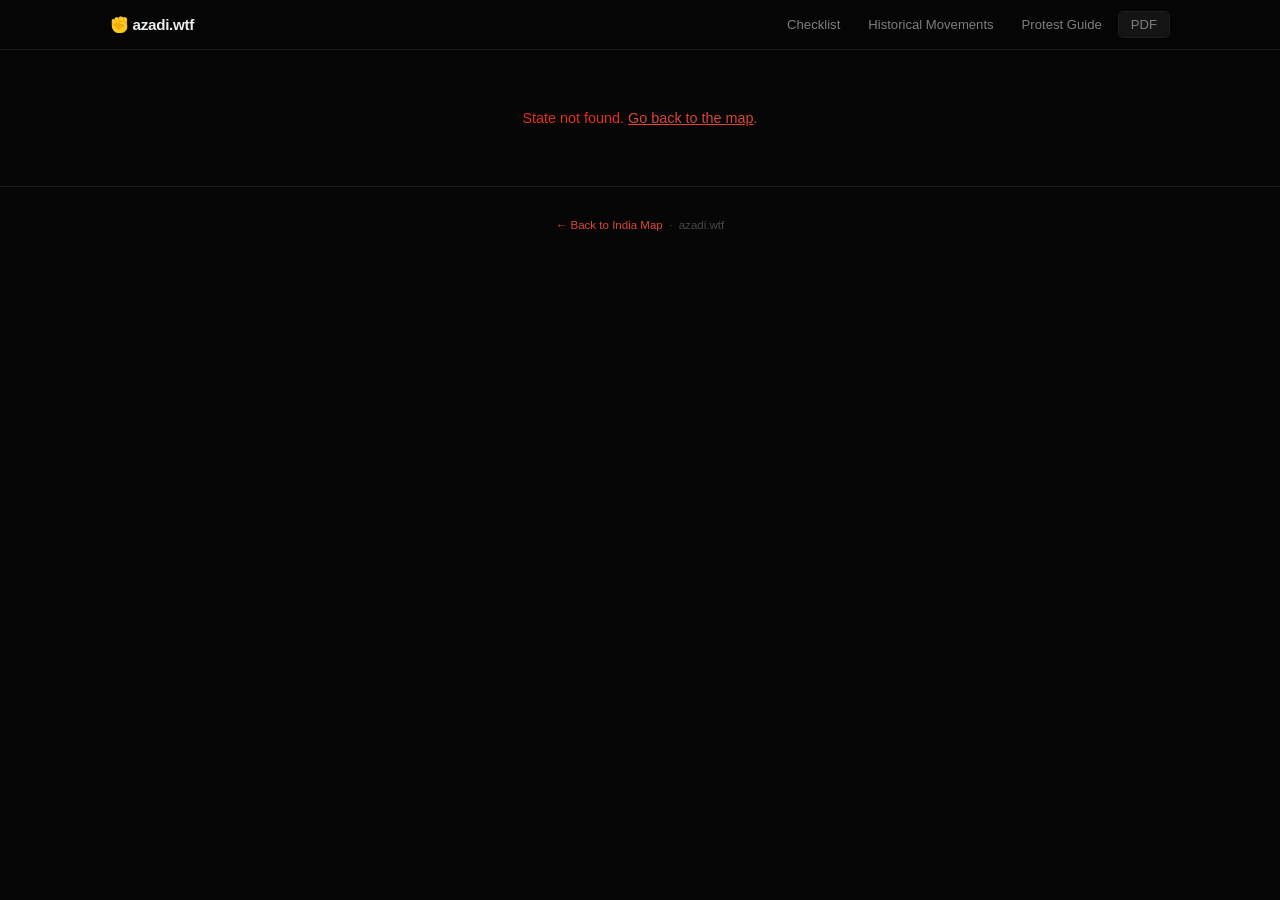
<file: state.html>
<!DOCTYPE html>
<html lang="en">
<head>
<meta charset="UTF-8">
<meta name="viewport" content="width=device-width, initial-scale=1.0">
<title>State Details — Azadi.wtf</title>
<style>
:root {
  --bg: #060606; --bg-card: #0d0d0d; --bg-elevated: #141414;
  --border: #1e1e1e; --text: #ededed; --text-dim: #7e7e7e; --text-muted: #484848;
  --accent: #dc4536; --d-critical: #e62e1e; --d-high: #e86930;
  --d-moderate: #d4a020; --d-low: #2ea85a;
  --font: -apple-system, BlinkMacSystemFont, 'Segoe UI', sans-serif;
}
* { margin:0; padding:0; box-sizing:border-box; }
html { scroll-behavior: smooth; scroll-padding-top: 60px; }
body { font-family:var(--font); background:var(--bg); color:var(--text); min-height:100vh; -webkit-font-smoothing:antialiased; }

.container { max-width:1100px; margin:0 auto; padding:0 24px; }

/* Sidebar layout */
.state-layout { display:grid; grid-template-columns:200px 1fr; gap:44px; margin-top:8px; align-items:start; }
.state-nav { position:sticky; top:66px; }
.state-nav ul { list-style:none; }
.state-nav li { margin-bottom:1px; }
.state-nav .nav-section { font-size:0.7rem; font-weight:700; text-transform:uppercase; letter-spacing:0.05em; color:var(--text-muted); padding:10px 12px 4px; }
.state-nav a { display:block; padding:5px 12px; font-size:0.76rem; font-weight:500; color:var(--text-dim); text-decoration:none; border-radius:5px; transition:all 0.1s; }
.state-nav a:hover { color:var(--text); background:var(--bg-elevated); }
.state-nav a.active { color:var(--accent); background:rgba(220,69,54,0.08); }
.state-nav .nav-sub { padding-left:16px; font-size:0.72rem; opacity:0.85; }

@media (max-width:840px) {
  .state-layout { grid-template-columns:1fr; gap:20px; }
  .state-nav { position:static; overflow-x:auto; white-space:nowrap; padding-bottom:4px; -webkit-overflow-scrolling:touch; }
  .state-nav ul { display:flex; gap:2px; }
  .state-nav li { margin-bottom:0; }
  .state-nav a { white-space:nowrap; font-size:0.74rem; padding:5px 10px; }
  .state-nav .nav-section { display:none; }
}

/* NAV */
.top-nav { position:sticky; top:0; z-index:100; background:rgba(6,6,6,0.88); backdrop-filter:blur(16px); border-bottom:1px solid var(--border); height:50px; }
.top-nav .container { max-width:1100px; margin:0 auto; padding:0 20px; display:flex; align-items:center; justify-content:space-between; height:100%; }
.nav-logo { font-size:0.95rem; font-weight:800; color:var(--text); text-decoration:none; letter-spacing:-0.02em; }
.nav-links { display:flex; align-items:center; gap:4px; }
.nav-links a { color:var(--text-dim); text-decoration:none; font-size:0.82rem; font-weight:500; padding:5px 12px; border-radius:5px; transition:all 0.1s; }
.nav-links a:hover { color:var(--text); }
.btn-pdf { display:inline-flex; align-items:center; gap:6px; padding:6px 14px; font-size:0.76rem; font-weight:600; border-radius:5px; cursor:pointer; border:1px solid var(--border); background:var(--bg-elevated); color:var(--text); text-decoration:none; transition:all 0.1s; font-family:var(--font); }
.btn-pdf:hover { border-color:var(--accent); }

/* Hamburger */
.nav-toggle { display:none; }
.nav-toggle-label { display:none; cursor:pointer; padding:4px; }
.nav-toggle-label span { display:block; width:22px; height:2px; background:var(--text-dim); margin:5px 0; border-radius:2px; transition:all 0.2s; }
.nav-toggle:checked ~ .nav-links { display:flex; }
.nav-toggle:checked ~ .nav-toggle-label span:nth-child(1) { transform:rotate(45deg) translate(5px,5px); }
.nav-toggle:checked ~ .nav-toggle-label span:nth-child(2) { opacity:0; }
.nav-toggle:checked ~ .nav-toggle-label span:nth-child(3) { transform:rotate(-45deg) translate(5px,-5px); }

@media (max-width:640px) {
  .nav-toggle-label { display:block; }
  .nav-links { display:none; position:absolute; top:50px; left:0; right:0;
    background:rgba(6,6,6,0.96); backdrop-filter:blur(16px);
    flex-direction:column; padding:12px 20px; gap:2px;
    border-bottom:1px solid var(--border); z-index:99; }
  .nav-links a { padding:10px 16px; width:100%; border-radius:6px; }
}

header { padding:40px 0 24px; border-bottom:1px solid var(--border); text-align:center; }
header h1 { font-size:1.8rem; font-weight:900; letter-spacing:-0.02em; }
.state-meta { display:flex; justify-content:center; gap:12px; margin-top:10px; flex-wrap:wrap; align-items:center; }
.danger-badge {
  font-size:0.65rem; font-weight:800; letter-spacing:0.06em;
  padding:4px 12px; border-radius:100px; text-transform:uppercase;
}
.danger-badge.critical { background:var(--d-critical); color:#fff; }
.danger-badge.high { background:var(--d-high); color:#fff; }
.danger-badge.moderate { background:var(--d-moderate); color:#000; }
.danger-badge.low { background:var(--d-low); color:#fff; }
.danger-badge.none { background:#1e1e1e; color:#888; }

.political-bar {
  display:flex; justify-content:center; gap:20px; margin:16px 0 0;
  flex-wrap:wrap; font-size:0.8rem; color:var(--text-dim);
}
.political-bar strong { color:var(--text); }
.party-badge { font-size:0.62rem; font-weight:700; padding:2px 8px; border-radius:100px; text-transform:uppercase; letter-spacing:0.04em; }
.party-nda { background:rgba(255,153,51,0.15); color:#ff9933; }
.party-india { background:rgba(0,136,255,0.15); color:#0088ff; }
.party-other { background:rgba(255,255,255,0.06); color:#aaa; }

.back-link { display:inline-block; margin:24px 0 0; color:var(--text-dim); text-decoration:none; font-size:0.82rem; font-weight:500; }
.back-link:hover { color:var(--text); }

main { padding:32px 0 60px; }
.section-title { font-size:0.78rem; font-weight:700; text-transform:uppercase; letter-spacing:0.06em; color:var(--text-dim); margin:32px 0 12px; }
.section-title:first-child { margin-top:0; }

/* Demographics — two-column layout */
.demo-grid { display:grid; grid-template-columns:1fr 1fr; gap:0; margin:20px 0; border:1px solid var(--border); border-radius:8px; overflow:hidden; }
.demo-grid .col { padding:0; }
.demo-grid .col:first-child { border-right:1px solid var(--border); }
.demo-row { display:flex; padding:10px 16px; border-bottom:1px solid var(--border); font-size:0.78rem; align-items:flex-start; }
.demo-row:last-child { border-bottom:none; }
.demo-label { color:var(--text-muted); font-weight:600; min-width:110px; flex-shrink:0; }
.demo-value { color:var(--text-dim); line-height:1.4; }
.demo-religion { display:flex; flex-wrap:wrap; gap:2px 10px; }
.demo-religion span { font-size:0.73rem; }
.demo-crops { display:flex; flex-wrap:wrap; gap:3px; }
.demo-crop { background:var(--bg-elevated); padding:1px 8px; border-radius:100px; font-size:0.7rem; color:var(--text-dim); }
.party-badge { font-size:0.58rem; font-weight:700; padding:1px 6px; border-radius:100px; text-transform:uppercase; letter-spacing:0.03em; }
.party-nda { background:rgba(255,153,51,0.15); color:#ff9933; }
.party-india { background:rgba(0,136,255,0.15); color:#0088ff; }
.party-other { background:rgba(255,255,255,0.06); color:#aaa; }

@media (max-width:600px) {
  .demo-grid { grid-template-columns:1fr; }
  .demo-grid .col:first-child { border-right:none; border-bottom:1px solid var(--border); }
}

.protest-card {
  background:var(--bg-card); border:1px solid var(--border);
  border-radius:8px; padding:24px 26px; margin-bottom:14px;
  border-left:4px solid; transition:background 0.1s;
}
.protest-card:hover { background:var(--bg-elevated); }
.protest-card.critical { border-left-color:var(--d-critical); }
.protest-card.high { border-left-color:var(--d-high); }
.protest-card.moderate { border-left-color:var(--d-moderate); }
.protest-card.low { border-left-color:var(--d-low); }

.protest-header { display:flex; justify-content:space-between; align-items:center; gap:12px; margin-bottom:8px; flex-wrap:wrap; }
.protest-header h3 { font-size:1.1rem; font-weight:700; letter-spacing:-0.01em; }
.d-tag { font-size:0.58rem; font-weight:800; letter-spacing:0.05em; padding:2px 8px; border-radius:100px; text-transform:uppercase; white-space:nowrap; }
.d-tag.critical { background:var(--d-critical); color:#fff; }
.d-tag.high { background:var(--d-high); color:#fff; }
.d-tag.moderate { background:var(--d-moderate); color:#000; }
.d-tag.low { background:var(--d-low); color:#fff; }
.protest-meta { font-size:0.8rem; color:var(--text-muted); margin-bottom:6px; }
.protest-meta strong { color:var(--text-dim); font-weight:600; }
.protest-cause { font-size:0.86rem; color:var(--text-dim); margin-bottom:10px; font-style:italic; line-height:1.55; }
.protest-status { font-size:0.9rem; color:var(--text); margin-bottom:12px; line-height:1.6; }
.protest-reason { font-size:0.84rem; color:var(--text-dim); padding:14px 16px; background:var(--bg-elevated); border-radius:6px; margin-bottom:12px; line-height:1.6; }
.protest-reason strong { color:var(--text); }
.protest-details { list-style:none; font-size:0.84rem; }
.protest-details li { padding:5px 0; color:var(--text-dim); border-bottom:1px solid var(--border); line-height:1.55; }
.protest-details li:last-child { border:none; }
.protest-details li strong { color:var(--text); font-weight:600; }

.btn-trend {
  display:inline-flex; align-items:center; gap:5px; padding:6px 14px;
  font-size:0.72rem; font-weight:600; border-radius:5px; cursor:pointer;
  border:1px solid var(--border); background:var(--bg-elevated); color:var(--text-dim);
  transition:all 0.12s; font-family:var(--font); margin-top:8px;
}
.btn-trend:hover { border-color:var(--accent); color:var(--accent); background:rgba(220,69,54,0.06); }

/* Trend modal */
.modal-overlay {
  display:none; position:fixed; inset:0; z-index:999;
  background:rgba(0,0,0,0.7); backdrop-filter:blur(4px);
  align-items:center; justify-content:center;
}
.modal-overlay.open { display:flex; }
.modal {
  background:var(--bg-card); border:1px solid var(--border); border-radius:12px;
  padding:28px 30px; width:640px; max-width:92vw; max-height:85vh; overflow-y:auto;
  box-shadow:0 20px 60px rgba(0,0,0,0.6);
}
.modal-header { display:flex; justify-content:space-between; align-items:flex-start; margin-bottom:20px; gap:12px; }
.modal-header h2 { font-size:1.1rem; font-weight:700; }
.modal-close {
  background:none; border:none; color:var(--text-dim); cursor:pointer;
  font-size:1.3rem; padding:4px 8px; line-height:1; border-radius:4px;
}
.modal-close:hover { color:var(--text); background:var(--bg-elevated); }
.chart-area { display:flex; gap:0; margin:8px 0 0; }
.chart-yaxis {
  display:flex; flex-direction:column; justify-content:space-between;
  padding:4px 8px 28px 0; font-size:0.62rem; font-weight:600;
  letter-spacing:0.04em; text-transform:uppercase; width:60px; flex-shrink:0;
}
.chart-yaxis span:nth-child(1) { color:var(--d-critical); }
.chart-yaxis span:nth-child(2) { color:var(--d-high); }
.chart-yaxis span:nth-child(3) { color:var(--d-moderate); }
.chart-yaxis span:nth-child(4) { color:var(--d-low); }
.chart-main { flex:1; }
.chart-wrap { position:relative; height:120px; }
.chart-wrap svg { width:100%; height:100%; }
.trend-events { margin-top:16px; }
.trend-event { display:flex; gap:10px; padding:5px 0; font-size:0.74rem; border-bottom:1px solid var(--border); align-items:flex-start; }
.trend-event:last-child { border:none; }
.trend-event .dot { width:7px; height:7px; border-radius:50%; margin-top:5px; flex-shrink:0; }
.trend-event .date { color:var(--text-muted); min-width:80px; font-size:0.7rem; }
.trend-event .desc { color:var(--text-dim); line-height:1.35; }
.trend-note { text-align:center; padding:14px; color:var(--text-muted); font-size:0.7rem; border-top:1px solid var(--border); margin-top:14px; }

.news-section { margin-top:40px; padding-top:28px; border-top:1px solid var(--border); }
.news-section h2 { font-size:1.1rem; font-weight:800; margin-bottom:16px; letter-spacing:-0.01em; }
.news-item {
  display:block; padding:14px 16px; margin-bottom:6px;
  background:var(--bg-card); border:1px solid var(--border);
  border-radius:6px; text-decoration:none; color:inherit;
  transition:all 0.12s ease;
}
.news-item:hover { border-color:var(--border-light, #333); background:var(--bg-elevated); }
.news-item-source { font-size:0.7rem; font-weight:700; color:var(--accent); margin-bottom:4px; text-transform:uppercase; letter-spacing:0.05em; }
.news-item-type {
  font-weight:500; color:var(--text-muted); font-size:0.65rem;
  background:var(--bg-elevated); padding:1px 6px; border-radius:3px; margin-left:6px;
}
.news-item h4 { font-size:0.88rem; font-weight:700; margin:0 0 4px; line-height:1.35; }
.news-item p { font-size:0.78rem; color:var(--text-dim); margin:0; line-height:1.45; }

.none-text { text-align:center; padding:40px; color:var(--text-muted); font-size:0.9rem; }
.error-text { text-align:center; padding:60px 20px; color:var(--d-critical); font-size:0.9rem; }

footer { text-align:center; padding:32px 0; border-top:1px solid var(--border); font-size:0.72rem; color:var(--text-muted); }
footer a { color:var(--accent); text-decoration:none; }

@media (max-width:500px) {
  .protest-card { padding:14px 16px; }
  header h1 { font-size:1.4rem; }
}
</style>
</head>
<body>

<nav class="top-nav">
  <div class="container">
    <a href="index.html" class="nav-logo">&#9994; azadi.wtf</a>
    <input type="checkbox" id="nav-toggle" class="nav-toggle">
    <label for="nav-toggle" class="nav-toggle-label"><span></span><span></span><span></span></label>
    <div class="nav-links">
      <a href="checklist.html">Checklist</a>
      <a href="history.html">Historical Movements</a>
      <a href="guide.html">Protest Guide</a>
      <a href="Protest%20Safely.pdf" class="btn-pdf" download>PDF</a>
    </div>
  </div>
</nav>

<div class="modal-overlay" id="trendModal" onclick="closeTrend(event)">
  <div class="modal" id="trendContent" onclick="event.stopPropagation()"></div>
</div>

<div class="container" id="app">
  <div class="error-text">Loading state data...</div>
</div>

<footer>
  <div class="container">
    <a href="index.html">← Back to India Map</a> &nbsp;·&nbsp; azadi.wtf
  </div>
</footer>

<script src="data.js"></script>
<script>
(function() {
  var params = new URLSearchParams(window.location.search);
  var code = params.get('code');
  var app = document.getElementById('app');

  if (!code || !STATE_DATA[code]) {
    app.innerHTML = '<div class="error-text">State not found. <a href="index.html" style="color:var(--accent);">Go back to the map</a>.</div>';
    return;
  }

  var d = STATE_DATA[code];
  var dangerW = { critical:3, high:2, moderate:1, low:0 };

  function highest(protests) {
    if (!protests.length) return 'none';
    var m = 0;
    protests.forEach(function(p) { m = Math.max(m, dangerW[p.dangerLevel]||0); });
    return ['low','moderate','high','critical'][m] || 'low';
  }

  function timeAgo(iso) {
    if (!iso) return 'unknown';
    var t = new Date(iso);
    if (isNaN(t.getTime())) return 'unknown';
    var mins = Math.floor((Date.now() - t.getTime()) / 60000);
    if (mins < 1) return 'just now';
    if (mins < 60) return mins + 'm ago';
    var hrs = Math.floor(mins / 60);
    if (hrs < 24) return hrs + 'h ago';
    var days = Math.floor(hrs / 24);
    return days + 'd ago';
  }

  var danger = highest(d.protests);
  var ab = d.alliance==='NDA'?'party-nda':(d.alliance==='INDIA'?'party-india':'party-other');

  document.title = d.name + ' — azadi.wtf';

  var html = '';

  // Header — state name + danger badge (above the layout)
  html += '<header>';
  html += '<h1>'+d.name+'</h1>';
  html += '<div class="state-meta">';
  html += '<span class="danger-badge '+danger+'">'+(danger==='none'?'No Protests':danger.toUpperCase())+'</span>';
  html += '<span style="font-size:0.8rem;color:var(--text-dim);">'+d.totalProtests+' active protest'+(d.totalProtests!==1?'s':'')+'</span>';
  html += '</div>';
  html += '<a href="index.html" class="back-link">← Back to India Map</a>';
  html += '</header>';

  // Sidebar + content layout
  html += '<div class="state-layout">';
  html += '<aside class="state-nav" id="stateNav">';
  html += '<ul>';
  html += '<li class="nav-section">Sections</li>';
  html += '<li><a href="#overview">State Overview</a></li>';
  html += '<li><a href="#help">Help & Resources</a></li>';
  html += '<li><a href="#protests">All Protests</a></li>';
  var sp = d.protests.slice().sort(function(a,b){return (dangerW[b.dangerLevel]||0)-(dangerW[a.dangerLevel]||0);});
  sp.forEach(function(p, i) {
    html += '<li><a href="#protest-'+i+'" class="nav-sub">'+p.name.substring(0,32)+(p.name.length>32?'...':'')+'</a></li>';
  });
  if (d.news && d.news.length) {
    html += '<li><a href="#news">Latest News</a></li>';
  }
  html += '</ul>';
  html += '</aside>';
  html += '<div class="state-content">';

  // Two-column overview table
  html += '<main class="container">';
  html += '<div class="section-title" id="overview">State Overview</div>';
  html += '<div class="demo-grid">';
  // Left column
  html += '<div class="col">';
  html += '<div class="demo-row"><span class="demo-label">Chief Minister</span><span class="demo-value">'+d.cm+'</span></div>';
  html += '<div class="demo-row"><span class="demo-label">Party</span><span class="demo-value"><span class="party-badge '+ab+'">'+d.party+'</span>'+(d.alliance?' <span style="font-size:0.68rem;color:var(--text-muted)">('+d.alliance+')</span>':'')+'</span></div>';
  html += '<div class="demo-row"><span class="demo-label">Opposition</span><span class="demo-value">'+d.opposition+'</span></div>';
  html += '<div class="demo-row"><span class="demo-label">Last Election</span><span class="demo-value">'+d.lastElection+'</span></div>';
  if (d.demographics) {
    var dm = d.demographics;
    html += '<div class="demo-row"><span class="demo-label">Population</span><span class="demo-value">'+dm.population+'</span></div>';
    html += '<div class="demo-row"><span class="demo-label">Area</span><span class="demo-value">'+dm.area+'</span></div>';
    html += '<div class="demo-row"><span class="demo-label">Terrain</span><span class="demo-value">'+dm.terrain+'</span></div>';
  }
  html += '</div>';
  // Right column
  html += '<div class="col">';
  if (d.demographics) {
    var dm = d.demographics;
    html += '<div class="demo-row"><span class="demo-label">Literacy</span><span class="demo-value">'+dm.literacy+'</span></div>';
    html += '<div class="demo-row"><span class="demo-label">GDP</span><span class="demo-value">'+dm.gdp+'</span></div>';
    html += '<div class="demo-row"><span class="demo-label">Avg Income</span><span class="demo-value">'+dm.avgIncome+'</span></div>';
    if (dm.hdi) html += '<div class="demo-row"><span class="demo-label">Human Dev.<br>Index</span><span class="demo-value">'+dm.hdi+'</span></div>';
    if (dm.languages) html += '<div class="demo-row"><span class="demo-label">Languages</span><span class="demo-value">'+dm.languages+'</span></div>';
    if (dm.religion) {
      var rel = '';
      Object.keys(dm.religion).forEach(function(k) { rel += '<span><strong>'+k+':</strong> '+dm.religion[k]+'</span>'; });
      html += '<div class="demo-row"><span class="demo-label">Religion</span><span class="demo-value"><div class="demo-religion">'+rel+'</div></span></div>';
    }
    if (dm.topCrops && dm.topCrops.length) {
      var crops = '';
      dm.topCrops.forEach(function(c) { crops += '<span class="demo-crop">'+c+'</span>'; });
      html += '<div class="demo-row"><span class="demo-label">Top Crops</span><span class="demo-value"><div class="demo-crops">'+crops+'</div></span></div>';
    }
  } else {
    html += '<div class="demo-row"><span class="demo-label">Info</span><span class="demo-value" style="color:var(--text-muted);font-style:italic;">Coming soon</span></div>';
  }
  html += '</div></div>';

  // Economy section
  if (d.demographics && (d.demographics.exports || d.demographics.topCities)) {
    var dm = d.demographics;
    html += '<div class="demo-grid" style="margin-top:16px;" id="overview-table2">';
    html += '<div class="col">';
    if (dm.exports) {
      html += '<div class="demo-row"><span class="demo-label">Top Exports</span><span class="demo-value">';
      if (dm.exportsTotal) html += '<div style="font-size:0.7rem;color:var(--text-muted);margin-bottom:4px;">Total: '+dm.exportsTotal+'</div>';
      dm.exports.forEach(function(e,i) { html += '<div style="margin-bottom:2px;">'+(i+1)+'. '+e+'</div>'; });
      html += '</span></div>';
    }
    if (dm.imports) {
      html += '<div class="demo-row"><span class="demo-label">Top Imports</span><span class="demo-value">';
      if (dm.importsTotal) html += '<div style="font-size:0.7rem;color:var(--text-muted);margin-bottom:4px;">Total: '+dm.importsTotal+'</div>';
      dm.imports.forEach(function(e,i) { html += '<div style="margin-bottom:2px;">'+(i+1)+'. '+e+'</div>'; });
      html += '</span></div>';
    }
    html += '</div><div class="col">';
    if (dm.topCities) {
      html += '<div class="demo-row"><span class="demo-label">Top Cities</span><span class="demo-value">';
      dm.topCities.forEach(function(c) { html += '<div style="margin-bottom:2px;">'+c+'</div>'; });
      html += '</span></div>';
    }
    if (dm.sources) {
      html += '<div class="demo-row"><span class="demo-label">Sources</span><span class="demo-value" style="font-size:0.7rem;">';
      dm.sources.forEach(function(s,i) {
        var url = '#';
        var stateSlug = d.name.replace(/\s+/g,'_').replace(/&/g,'and');
        if (s.indexOf('Census') === 0) url = 'https://censusindia.gov.in/census.website/data/census-tables';
        else if (s.indexOf('Economic Survey') === 0) url = 'https://'+d.name.toLowerCase().replace(/\s+/g,'').replace('&','')+'.gov.in';
        else if (s === 'Wikipedia') url = 'https://en.wikipedia.org/wiki/'+stateSlug;
        else if (s.indexOf('NSSO') === 0) url = 'https://mospi.gov.in';
        html += '<div>'+(i+1)+'. <a href="'+url+'" target="_blank" style="color:var(--accent);">'+s+'</a></div>';
      });
      html += '</span></div>';
    }
    html += '</div></div>';
  }

  html += '</main>';

  // Legal Aid + NGOs section
  if (d.legalAid || d.ngos) {
    html += '<main class="container">';
    html += '<div class="section-title" id="help">Help & Resources</div>';
    html += '<div class="demo-grid">';
    
    // Legal Aid column
    html += '<div class="col">';
    if (d.legalAid) {
      var la = d.legalAid;
      if (la.dlsaNote) html += '<div class="demo-row"><span class="demo-label"></span><span class="demo-value" style="font-size:0.72rem;color:var(--text-muted);font-style:italic;padding:6px 0;">'+la.dlsaNote+'</span></div>';
      if (la.dlsa) html += '<div class="demo-row"><span class="demo-label">DLSA</span><span class="demo-value">'+la.dlsa+'</span></div>';
      html += '<div class="demo-row"><span class="demo-label">NALSA Helpline</span><span class="demo-value" style="color:var(--accent);font-weight:700;">15100</span></div>';
      if (la.hrc) html += '<div class="demo-row"><span class="demo-label">Human Rights</span><span class="demo-value">'+la.hrc+'</span></div>';
      if (la.lawyerCollectives && la.lawyerCollectives.length) {
        html += '<div class="demo-row"><span class="demo-label">Lawyer Networks</span><span class="demo-value">';
        la.lawyerCollectives.forEach(function(lc) { html += '<div style="margin-bottom:2px;">• '+lc+'</div>'; });
        html += '</span></div>';
      }
    }
    html += '</div>';

    // NGOs column
    html += '<div class="col">';
    if (d.ngos) {
      var ng = d.ngos;
      html += '<div class="demo-row"><span class="demo-label">NGOs</span><span class="demo-value">';
      ng.top.forEach(function(n) { html += '<div style="margin-bottom:3px;">• '+n+'</div>'; });
      html += '</span></div>';
    }
    html += '<div class="demo-row"><span class="demo-label">Emergency</span><span class="demo-value" style="color:var(--d-high);">112 — Police / Ambulance / Fire</span></div>';
    html += '</div>';

    html += '</div>';
    html += '</main>';
  }

  // Protests
  html += '<main class="container">';
  html += '<div class="section-title" id="protests">All Active Protests ('+d.totalProtests+')</div>';
  var sorted = d.protests.slice().sort(function(a,b){return (dangerW[b.dangerLevel]||0)-(dangerW[a.dangerLevel]||0);});

  if (!sorted.length) {
    html += '<p class="none-text">No active protests currently reported in '+d.name+'.</p>';
  } else {
    sorted.forEach(function(p, i) {
      html += '<div class="protest-card '+p.dangerLevel+'" id="protest-'+i+'">';
      html += '<div class="protest-header">';
      html += '<h3>'+p.name+'</h3>';
      html += '<div style="display:flex;align-items:center;gap:8px;">';
      if (p.trendHistory && p.trendHistory.length >= 2) {
        html += '<button class="btn-trend" onclick="event.stopPropagation();openTrend(\''+p.name.replace(/'/g,"\\'")+'\')">📈 Severity Trend</button>';
      }
      html += '<span class="d-tag '+p.dangerLevel+'">'+p.dangerLevel.toUpperCase()+'</span>';
      html += '</div>';
      html += '</div>';
      html += '<div class="protest-meta"><strong>Location:</strong> '+p.location+' · <strong>Updated:</strong> '+timeAgo(p.lastUpdated)+'</div>';
      html += '<div class="protest-cause">'+p.cause+'</div>';
      html += '<div class="protest-status">'+p.status+'</div>';
      if (p.dangerReason) {
        html += '<div class="protest-reason"><strong>Risk Assessment:</strong> '+p.dangerReason+'</div>';
      }
      if (p.details && p.details.length) {
        html += '<ul class="protest-details">';
        p.details.forEach(function(d) { html += '<li>'+d+'</li>'; });
        html += '</ul>';
      }
      html += '</div>';
    });
  }

  // News section
  if (d.news && d.news.length) {
    html += '<div class="news-section" id="news">';
    html += '<h2>Latest News — '+d.name+'</h2>';
    d.news.forEach(function(item) {
      html += '<a href="'+item.url+'" class="news-item" target="_blank" rel="noopener">';
      html += '<div class="news-item-source">'+item.source+' <span class="news-item-type">'+(item.type==='video'?'Video':item.type==='social'?'Social':'Article')+'</span></div>';
      html += '<h4>'+item.title+'</h4>';
      html += '<p>'+item.snippet+'</p>';
      html += '</a>';
    });
    html += '</div>';
  }

  html += '</main>';

  // Close layout
  html += '</div>'; // state-content
  html += '</div>'; // state-layout

  app.innerHTML = html;

  // Sidebar scroll tracking
  var nav = document.getElementById('stateNav');
  if (nav) {
    var links = nav.querySelectorAll('a');
    var sections = [];
    links.forEach(function(link) {
      var href = link.getAttribute('href');
      if (href && href.startsWith('#')) { var el = document.querySelector(href); if (el) sections.push({link:link, el:el}); }
    });
    function update() {
      var scroll = window.scrollY + 120;
      var active = null;
      sections.forEach(function(s) { if (s.el.offsetTop <= scroll) active = s.link; });
      links.forEach(function(l) { l.classList.remove('active'); });
      if (active) active.classList.add('active');
    }
    window.addEventListener('scroll', update, {passive:true});
    update();
  }
})();

// Trend chart popup
window.openTrend = function(name) {
  var protest = null;
  Object.keys(STATE_DATA).forEach(function(code) {
    (STATE_DATA[code].protests||[]).forEach(function(p) {
      if (p.name === name) protest = p;
    });
  });
  if (!protest || !protest.trendHistory || protest.trendHistory.length < 2) return;
  
  var pts = protest.trendHistory;
  var W=540, H=120, padL=0;
  var levelMap = {critical:10, high:35, moderate:60, low:85};
  
  var polyPoints = pts.map(function(p,i) {
    var x = padL + (i/(pts.length-1))*(W-padL);
    var y = levelMap[p.level] || 60;
    return x+','+y;
  }).join(' ');
  
  var circles = pts.map(function(p,i) {
    var x = padL + (i/(pts.length-1))*(W-padL);
    var y = levelMap[p.level] || 60;
    var color = {critical:'#e62e1e',high:'#e86930',moderate:'#d4a020',low:'#2ea85a'}[p.level]||'#888';
    return '<circle cx="'+x+'" cy="'+y+'" r="3.5" fill="'+color+'"/>';
  }).join('');
  
  var dateLabels = pts.map(function(p,i) {
    var x = padL + (i/(pts.length-1))*(W-padL);
    var d = new Date(p.date);
    var label = d.getDate()+' ' + ['Jan','Feb','Mar','Apr','May','Jun','Jul','Aug','Sep','Oct','Nov','Dec'][d.getMonth()];
    return '<text x="'+x+'" y="'+(H+14)+'" fill="#888" font-size="8.5" font-family="-apple-system,sans-serif" text-anchor="middle">'+label+'</text>';
  }).join('');
  
  var events = pts.map(function(p) {
    var color = {critical:'#e62e1e',high:'#e86930',moderate:'#d4a020',low:'#2ea85a'}[p.level]||'#888';
    var d = new Date(p.date);
    var label = d.getDate()+' ' + ['Jan','Feb','Mar','Apr','May','Jun','Jul','Aug','Sep','Oct','Nov','Dec'][d.getMonth()] + ' ' + d.getHours()+':'+String(d.getMinutes()).padStart(2,'0');
    return '<div class="trend-event"><span class="dot" style="background:'+color+';"></span><span class="date">'+label+'</span><span class="desc">'+(p.status||'').substring(0,150)+'</span></div>';
  }).join('');
  
  var h='';
  h+='<div class="modal-header"><h2>'+name+'</h2><button class="modal-close" onclick="closeTrend()">&times;</button></div>';
  h+='<div class="chart-area">';
  h+='<div class="chart-yaxis"><span>Critical</span><span>High</span><span>Moderate</span><span>Low</span></div>';
  h+='<div class="chart-main"><div class="chart-wrap"><svg viewBox="0 0 '+W+' '+(H+18)+'">';
  h+='<rect x="0" y="0" width="'+W+'" height="25" fill="rgba(230,46,30,0.07)"/>';
  h+='<rect x="0" y="25" width="'+W+'" height="25" fill="rgba(232,105,48,0.04)"/>';
  h+='<rect x="0" y="50" width="'+W+'" height="25" fill="rgba(212,160,32,0.03)"/>';
  h+='<rect x="0" y="75" width="'+W+'" height="25" fill="rgba(46,168,90,0.03)"/>';
  h+='<polyline points="'+polyPoints+'" fill="none" stroke="#dc4536" stroke-width="2" stroke-linecap="round"/>';
  h+=circles+dateLabels;
  h+='</svg></div></div></div>';
  h+='<div class="trend-events">'+events+'</div>';
  h+='<div class="trend-note">Trend data tracked by the cron. Updates every 4 hours.</div>';
  
  document.getElementById('trendContent').innerHTML=h;
  document.getElementById('trendModal').classList.add('open');
};

window.closeTrend = function(e) {
  if (e && e.target !== document.getElementById('trendModal')) return;
  document.getElementById('trendModal').classList.remove('open');
};
document.addEventListener('keydown',function(e) {
  if (e.key==='Escape') document.getElementById('trendModal').classList.remove('open');
});
</script>
</body>
</html>
</file>
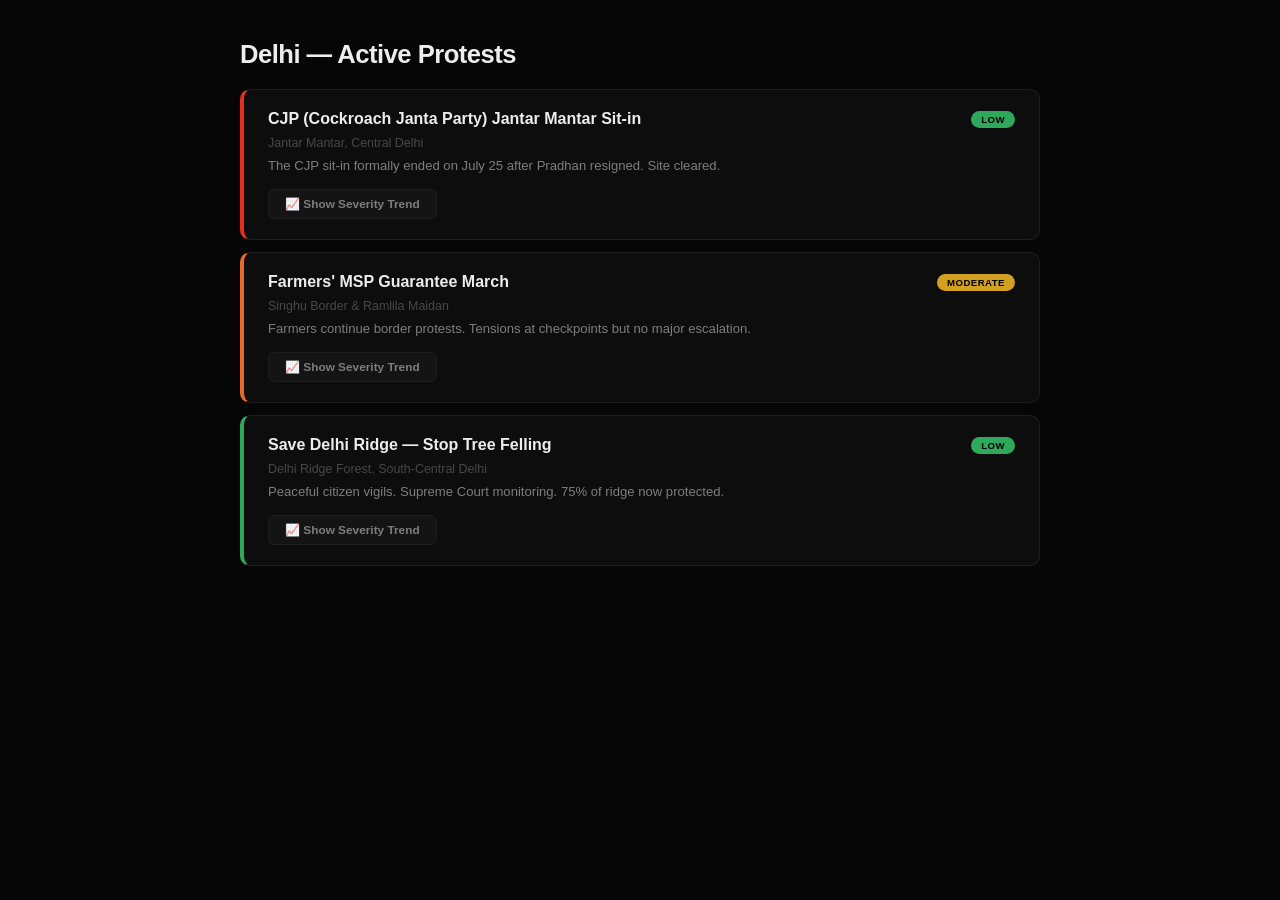
<file: trend-demo.html>
<!DOCTYPE html>
<html lang="en">
<head>
<meta charset="UTF-8">
<meta name="viewport" content="width=device-width, initial-scale=1.0">
<title>Delhi — Severity Trends | azadi.wtf Demo</title>
<style>
:root {
  --bg:#060606; --bg-card:#0d0d0d; --bg-elevated:#141414;
  --border:#1e1e1e; --text:#ededed; --text-dim:#7e7e7e; --text-muted:#484848;
  --accent:#dc4536; --d-critical:#e62e1e; --d-high:#e86930; --d-moderate:#d4a020; --d-low:#2ea85a;
  --font:-apple-system,BlinkMacSystemFont,'Segoe UI',sans-serif;
}
* { margin:0; padding:0; box-sizing:border-box; }
body { font-family:var(--font); background:var(--bg); color:var(--text); padding:40px; -webkit-font-smoothing:antialiased; }
.container { max-width:800px; margin:0 auto; }
h1 { font-size:1.6rem; font-weight:900; margin-bottom:20px; letter-spacing:-0.02em; }

.protest-card {
  background:var(--bg-card); border:1px solid var(--border); border-radius:10px;
  padding:20px 24px; margin-bottom:12px; border-left:4px solid;
}
.protest-card.critical { border-left-color:var(--d-critical); }
.protest-card.high { border-left-color:var(--d-high); }
.protest-card.moderate { border-left-color:var(--d-moderate); }
.protest-card.low { border-left-color:var(--d-low); }
.protest-header { display:flex; justify-content:space-between; align-items:center; gap:12px; margin-bottom:8px; flex-wrap:wrap; }
.protest-header h3 { font-size:1rem; font-weight:700; }
.danger-tag { font-size:0.6rem; font-weight:800; padding:3px 10px; border-radius:100px; text-transform:uppercase; letter-spacing:0.05em; }
.danger-tag.critical { background:var(--d-critical); color:#fff; }
.danger-tag.high { background:var(--d-high); color:#fff; }
.danger-tag.moderate { background:var(--d-moderate); color:#000; }
.danger-tag.low { background:var(--d-low); color:#000; }
.protest-location { font-size:0.78rem; color:var(--text-muted); margin-bottom:6px; }
.protest-status { font-size:0.82rem; color:var(--text-dim); margin-bottom:10px; line-height:1.45; }

.btn-trend {
  display:inline-flex; align-items:center; gap:6px; padding:7px 16px;
  font-size:0.74rem; font-weight:600; border-radius:6px; cursor:pointer;
  border:1px solid var(--border); background:var(--bg-elevated); color:var(--text-dim);
  transition:all 0.12s; font-family:var(--font); margin-top:4px;
}
.btn-trend:hover { border-color:var(--accent); color:var(--accent); background:rgba(220,69,54,0.06); }

/* Modal */
.modal-overlay {
  display:none; position:fixed; inset:0; z-index:999;
  background:rgba(0,0,0,0.7); backdrop-filter:blur(4px);
  align-items:center; justify-content:center;
}
.modal-overlay.open { display:flex; }
.modal {
  background:var(--bg-card); border:1px solid var(--border); border-radius:12px;
  padding:28px 30px; width:640px; max-width:92vw; max-height:85vh; overflow-y:auto;
  box-shadow:0 20px 60px rgba(0,0,0,0.6);
}
.modal-header { display:flex; justify-content:space-between; align-items:flex-start; margin-bottom:20px; gap:12px; }
.modal-header h2 { font-size:1.1rem; font-weight:700; }
.modal-close {
  background:none; border:none; color:var(--text-dim); cursor:pointer;
  font-size:1.3rem; padding:4px 8px; line-height:1; border-radius:4px;
}
.modal-close:hover { color:var(--text); background:var(--bg-elevated); }

.chart-area { display:flex; gap:0; margin:8px 0 0; }
.chart-yaxis {
  display:flex; flex-direction:column; justify-content:space-between;
  padding:4px 8px 28px 0; font-size:0.62rem; font-weight:600;
  letter-spacing:0.04em; text-transform:uppercase; width:60px; flex-shrink:0;
}
.chart-yaxis span:nth-child(1) { color:var(--d-critical); }
.chart-yaxis span:nth-child(2) { color:var(--d-high); }
.chart-yaxis span:nth-child(3) { color:var(--d-moderate); }
.chart-yaxis span:nth-child(4) { color:var(--d-low); }

.chart-main { flex:1; }
.chart-wrap { position:relative; height:120px; }
.chart-wrap svg { width:100%; height:100%; }

.xaxis-row { display:flex; justify-content:space-between; padding:6px 4px 0; font-size:0.64rem; color:var(--text-muted); }
.xaxis-row span:first-child { color:var(--text-muted); }
.xaxis-row span:last-child { color:var(--text-dim); }

.trend-events { margin-top:16px; }
.trend-event { display:flex; gap:10px; padding:5px 0; font-size:0.74rem; border-bottom:1px solid var(--border); align-items:flex-start; }
.trend-event:last-child { border:none; }
.trend-event .dot { width:7px; height:7px; border-radius:50%; margin-top:5px; flex-shrink:0; }
.trend-event .date { color:var(--text-muted); min-width:70px; font-size:0.68rem; }
.trend-event .desc { color:var(--text-dim); line-height:1.35; }

.note { text-align:center; padding:16px; color:var(--text-muted); font-size:0.72rem; border-top:1px solid var(--border); margin-top:16px; }
</style>
</head>
<body>
<div class="container">
  <h1>Delhi — Active Protests</h1>

  <div class="protest-card critical">
    <div class="protest-header">
      <h3>CJP (Cockroach Janta Party) Jantar Mantar Sit-in</h3>
      <span class="danger-tag low">LOW</span>
    </div>
    <div class="protest-location">Jantar Mantar, Central Delhi</div>
    <div class="protest-status">The CJP sit-in formally ended on July 25 after Pradhan resigned. Site cleared.</div>
    <button class="btn-trend" onclick="openTrend('cjp')">📈 Show Severity Trend</button>
  </div>

  <div class="protest-card high">
    <div class="protest-header">
      <h3>Farmers' MSP Guarantee March</h3>
      <span class="danger-tag moderate">MODERATE</span>
    </div>
    <div class="protest-location">Singhu Border & Ramlila Maidan</div>
    <div class="protest-status">Farmers continue border protests. Tensions at checkpoints but no major escalation.</div>
    <button class="btn-trend" onclick="openTrend('farmers')">📈 Show Severity Trend</button>
  </div>

  <div class="protest-card low">
    <div class="protest-header">
      <h3>Save Delhi Ridge — Stop Tree Felling</h3>
      <span class="danger-tag low">LOW</span>
    </div>
    <div class="protest-location">Delhi Ridge Forest, South-Central Delhi</div>
    <div class="protest-status">Peaceful citizen vigils. Supreme Court monitoring. 75% of ridge now protected.</div>
    <button class="btn-trend" onclick="openTrend('trees')">📈 Show Severity Trend</button>
  </div>
</div>

<div class="modal-overlay" id="modalOverlay" onclick="closeTrend(event)">
  <div class="modal" id="modalContent" onclick="event.stopPropagation()"></div>
</div>

<script>
var trendData = {
  cjp: {
    name: 'CJP (Cockroach Janta Party) Jantar Mantar Sit-in',
    points: [
      { day:'15 Jul', y:55, level:'moderate', desc:'Protests begin at Jantar Mantar. Student groups organize. Moderate turnout.' },
      { day:'17 Jul', y:48, level:'moderate', desc:'Crowds grow. Social media amplification begins. Still peaceful.' },
      { day:'19 Jul', y:38, level:'high', desc:'Sonam Wangchuk joins with hunger strike. Tensions rising. Escalated to HIGH.' },
      { day:'20 Jul', y:10, level:'critical', desc:'"Sansad Chalo" march. Police use tear gas, batons, pellet guns. Mass detentions. CRITICAL.' },
      { day:'22 Jul', y:32, level:'high', desc:'Government agrees to talks at neutral venue. Tensions ease but situation volatile.' },
      { day:'24 Jul', y:50, level:'moderate', desc:'Talks underway. Protest site remains active but crowds thinning gradually.' },
      { day:'25 Jul', y:80, level:'low', desc:'Dharmendra Pradhan resigns. Protesters celebrate at Jantar Mantar. Sit-in ends.' },
      { day:'26 Jul', y:88, level:'low', desc:'Site cleared. Movement declares victory. Danger level minimal.' },
    ]
  },
  farmers: {
    name: 'Farmers\' MSP Guarantee March',
    points: [
      { day:'18 Jul', y:50, level:'moderate', desc:'Farmers begin mobilizing at border points. Peaceful assemblies.' },
      { day:'20 Jul', y:35, level:'high', desc:'Heavy police deployment at Shambhu border. March blocked. Escalated to HIGH.' },
      { day:'21 Jul', y:32, level:'high', desc:'Farmers intercepted at inter-state borders. Standoff continues.' },
      { day:'23 Jul', y:40, level:'high', desc:'Coordinating with national farmers unions. Road blockades planned.' },
      { day:'25 Jul', y:52, level:'moderate', desc:'Ramlila Maidan gathering peaceful. Negotiations ongoing. MODERATE.' },
      { day:'26 Jul', y:55, level:'moderate', desc:'Situation stable. Police presence remains but no violence reported.' },
    ]
  },
  trees: {
    name: 'Save Delhi Ridge — Stop Tree Felling',
    points: [
      { day:'10 Jul', y:50, level:'moderate', desc:'AAP protests felling of 1,100 trees. Moderate public attention.' },
      { day:'12 Jul', y:65, level:'low', desc:'Supreme Court seeks DDA clarification. Legal protection strengthens.' },
      { day:'15 Jul', y:75, level:'low', desc:'Delhi government notifies 75% of central ridge as reserved forest.' },
      { day:'20 Jul', y:82, level:'low', desc:'Peaceful citizen vigils continue. No confrontations with authorities.' },
      { day:'25 Jul', y:88, level:'low', desc:'Green helpline reinstated. Strong legal framework in place. All quiet.' },
    ]
  }
};

function openTrend(id) {
  var d = trendData[id];
  var pts = d.points;
  var W = 540, H = 120, padL = 0, padR = 0;
  
  // Y: 0=critical(top) to 90=low(bottom). Points have y where low=high number
  // Invert: SVG y = H * (1 - point.y/90) but we want critical at top
  // point.y=10(critical) → SVG y=13, point.y=88(low) → SVG y=117
  
  var polyPoints = pts.map(function(p, i) {
    var x = padL + (i / (pts.length - 1)) * (W - padL - padR);
    var y = (p.y / 90) * H;
    return x + ',' + y;
  }).join(' ');
  
  var circles = pts.map(function(p, i) {
    var x = padL + (i / (pts.length - 1)) * (W - padL - padR);
    var y = (p.y / 90) * H;
    var color = p.level === 'critical' ? '#e62e1e' : p.level === 'high' ? '#e86930' : p.level === 'moderate' ? '#d4a020' : '#2ea85a';
    var r = p.level === 'critical' ? 4.5 : 3.5;
    if (i === pts.length - 1) r = 5;
    return '<circle cx="'+x+'" cy="'+y+'" r="'+r+'" fill="'+color+'"/>';
  }).join('');
  
  // X-axis: generate labels for ALL dates in the range
  function parseDay(d) { var p=d.split(' '); return {day:parseInt(p[0]), month:p[1]}; }
  var first = parseDay(pts[0].day), last = parseDay(pts[pts.length-1].day);
  var allDays = [];
  for (var dayNum = first.day; dayNum <= last.day; dayNum++) allDays.push(dayNum + ' ' + first.month);
  
  var labels = allDays.map(function(dayLabel, i) {
    var x = padL + (i / (allDays.length - 1)) * (W - padL - padR);
    // Only show every other label if >10 days, otherwise show all
    var show = allDays.length <= 10 || i % 2 === 0 || i === 0 || i === allDays.length - 1;
    return '<text x="'+x+'" y="'+(H+14)+'" fill="#888" font-size="8.5" font-family="-apple-system,sans-serif" text-anchor="middle" opacity="'+(show?'1':'0')+'">'+dayLabel+'</text>';
  }).join('');
  
  var events = pts.map(function(p) {
    var color = p.level === 'critical' ? '#e62e1e' : p.level === 'high' ? '#e86930' : p.level === 'moderate' ? '#d4a020' : '#2ea85a';
    return '<div class="trend-event"><span class="dot" style="background:'+color+';"></span><span class="date">'+p.day+'</span><span class="desc">'+p.desc+'</span></div>';
  }).join('');

  var html = '';
  html += '<div class="modal-header"><h2>'+d.name+'</h2><button class="modal-close" onclick="closeTrend()">&times;</button></div>';
  
  // Chart with Y-axis
  html += '<div class="chart-area">';
  html += '<div class="chart-yaxis"><span>Critical</span><span>High</span><span>Moderate</span><span>Low</span></div>';
  html += '<div class="chart-main">';
  html += '<div class="chart-wrap"><svg viewBox="0 0 '+W+' '+(H+18)+'" preserveAspectRatio="none">';
  // Zone backgrounds
  html += '<rect x="0" y="0" width="'+W+'" height="'+(H*0.25)+'" fill="rgba(230,46,30,0.07)"/>';
  html += '<rect x="0" y="'+(H*0.25)+'" width="'+W+'" height="'+(H*0.25)+'" fill="rgba(232,105,48,0.04)"/>';
  html += '<rect x="0" y="'+(H*0.5)+'" width="'+W+'" height="'+(H*0.25)+'" fill="rgba(212,160,32,0.03)"/>';
  html += '<rect x="0" y="'+(H*0.75)+'" width="'+W+'" height="'+(H*0.25)+'" fill="rgba(46,168,90,0.03)"/>';
  // Grid lines
  html += '<line x1="0" y1="'+(H*0.25)+'" x2="'+W+'" y2="'+(H*0.25)+'" stroke="#1a1a1a" stroke-width="0.5"/>';
  html += '<line x1="0" y1="'+(H*0.5)+'" x2="'+W+'" y2="'+(H*0.5)+'" stroke="#1a1a1a" stroke-width="0.5"/>';
  html += '<line x1="0" y1="'+(H*0.75)+'" x2="'+W+'" y2="'+(H*0.75)+'" stroke="#1a1a1a" stroke-width="0.5"/>';
  // Line + points + labels
  html += '<polyline points="'+polyPoints+'" fill="none" stroke="#dc4536" stroke-width="2" stroke-linecap="round" stroke-linejoin="round"/>';
  html += circles;
  html += labels;
  html += '</svg></div>';
  
  html += '</div></div>';
  
  html += '<div class="trend-events">'+events+'</div>';
  html += '<div class="note">Trend data auto-tracked by the cron. Each 4-hour run records the danger level.</div>';
  
  document.getElementById('modalContent').innerHTML = html;
  document.getElementById('modalOverlay').classList.add('open');
}

function closeTrend(e) {
  if (e && e.target !== document.getElementById('modalOverlay')) return;
  document.getElementById('modalOverlay').classList.remove('open');
}
document.addEventListener('keydown', function(e) {
  if (e.key === 'Escape') document.getElementById('modalOverlay').classList.remove('open');
});
</script>
</body>
</html>
</file>
<file: style.css>
/* ============================================
   AZADI.WTF — Design System
   ============================================ */

:root {
  --bg: #060606;
  --bg-card: #0d0d0d;
  --bg-elevated: #131313;
  --bg-input: #181818;
  --border: #1e1e1e;
  --border-light: #292929;
  --text: #ededed;
  --text-dim: #7e7e7e;
  --text-muted: #484848;
  --accent: #dc4536;
  --accent-hover: #ba372a;
  --accent-glow: rgba(220, 69, 54, 0.08);
  --danger-critical: #e62e1e;
  --danger-high: #e86930;
  --danger-moderate: #d4a020;
  --danger-low: #2ea85a;
  --green-bg: rgba(46, 168, 90, 0.05);
  --red-bg: rgba(230, 46, 30, 0.05);
  --orange-bg: rgba(232, 105, 48, 0.05);
  --yellow-bg: rgba(212, 160, 32, 0.05);
  --font-sans: -apple-system, BlinkMacSystemFont, 'Segoe UI', 'Helvetica Neue', Arial, sans-serif;
  --font-mono: 'SF Mono', 'Fira Code', 'Fira Mono', monospace;
  --radius: 6px;
  --radius-lg: 10px;
  --nav-height: 50px;
}

*, *::before, *::after { margin: 0; padding: 0; box-sizing: border-box; }
html { scroll-behavior: smooth; scroll-padding-top: calc(var(--nav-height) + 24px); font-size: 16px; }

body {
  font-family: var(--font-sans);
  background:
    radial-gradient(ellipse 80% 50% at 50% -20%, rgba(220,69,54,0.04) 0%, transparent 60%),
    var(--bg);
  color: var(--text);
  line-height: 1.65;
  -webkit-font-smoothing: antialiased;
  -moz-osx-font-smoothing: grayscale;
}

.container { max-width: 1100px; margin: 0 auto; padding: 0 24px; }

/* ============================================
   BUTTONS
   ============================================ */
.btn {
  display: inline-flex; align-items: center; gap: 7px;
  padding: 10px 22px; font-size: 0.86rem; font-weight: 600;
  border-radius: var(--radius); cursor: pointer; border: none;
  text-decoration: none; transition: all 0.12s ease; white-space: nowrap;
  letter-spacing: -0.01em; font-family: var(--font-sans);
}
.btn-small { padding: 6px 14px; font-size: 0.76rem; }
.btn-large { padding: 14px 36px; font-size: 0.95rem; }
.btn-primary { background: var(--accent); color: #fff; }
.btn-primary:hover { background: var(--accent-hover); transform: translateY(-1px); box-shadow: 0 4px 18px rgba(220,69,54,0.2); }
.btn-secondary { background: var(--bg-elevated); color: var(--text); border: 1px solid var(--border); }
.btn-secondary:hover { border-color: var(--border-light); transform: translateY(-1px); }
.btn-download { background: var(--bg-elevated); color: var(--text); border: 1px solid var(--border); }
.btn-download:hover { border-color: var(--accent); transform: translateY(-1px); }

/* ============================================
   TOP NAV
   ============================================ */
.top-nav {
  position: sticky; top: 0; z-index: 100;
  background: rgba(6,6,6,0.88); backdrop-filter: blur(16px);
  -webkit-backdrop-filter: blur(16px);
  border-bottom: 1px solid var(--border); height: var(--nav-height);
}
.top-nav .container { max-width: 1100px; margin: 0 auto; padding: 0 20px; display: flex; align-items: center; justify-content: space-between; height: 100%; }
.nav-logo { font-size: 0.95rem; font-weight: 800; color: var(--text); text-decoration: none; letter-spacing: -0.02em; }
.nav-links { display: flex; align-items: center; gap: 4px; }
.nav-links a {
  color: var(--text-dim); text-decoration: none; font-size: 0.82rem;
  font-weight: 500; padding: 5px 12px; border-radius: 5px; transition: all 0.1s ease;
}
.nav-links a:hover { color: var(--text); }
.nav-links a.active { color: var(--text); background: var(--bg-elevated); }

/* PDF nav button — must match all pages */
.btn-pdf { display:inline-flex; align-items:center; gap:6px; padding:6px 14px; font-size:0.76rem; font-weight:600; border-radius:5px; cursor:pointer; border:1px solid var(--border); background:var(--bg-elevated); color:var(--text); text-decoration:none; transition:all 0.1s; font-family:var(--font); }
.btn-pdf:hover { border-color:var(--accent); }

/* Hamburger menu — mobile only */
.nav-toggle { display:none; }
.nav-toggle-label { display:none; cursor:pointer; padding:4px; }
.nav-toggle-label span { display:block; width:22px; height:2px; background:var(--text-dim); margin:5px 0; border-radius:2px; transition:all 0.2s; }
.nav-toggle:checked ~ .nav-links { display:flex; }
.nav-toggle:checked ~ .nav-toggle-label span:nth-child(1) { transform:rotate(45deg) translate(5px,5px); }
.nav-toggle:checked ~ .nav-toggle-label span:nth-child(2) { opacity:0; }
.nav-toggle:checked ~ .nav-toggle-label span:nth-child(3) { transform:rotate(-45deg) translate(5px,-5px); }

@media (max-width:640px) {
  .nav-toggle-label { display:block; }
  .nav-links { display:none; position:absolute; top:50px; left:0; right:0;
    background:rgba(6,6,6,0.96); backdrop-filter:blur(16px);
    flex-direction:column; padding:12px 20px; gap:2px;
    border-bottom:1px solid var(--border); z-index:99; }
  .nav-links a { padding:10px 16px; width:100%; border-radius:6px; }
}

/* ============================================
   HERO
   ============================================ */
.hero {
  position: relative; overflow: hidden;
  padding: 100px 0 80px; text-align: center;
  border-bottom: 1px solid var(--border);
}
.hero-graphic { position: absolute; top: 0; left: 0; right: 0; bottom: 0; z-index: 0; opacity: 0.55; }
.hero-graphic svg { width: 100%; height: 100%; }
.hero-content { position: relative; z-index: 1; }
.hero-badge {
  display: inline-block; background: var(--accent); color: #fff;
  font-size: 0.68rem; font-weight: 800; letter-spacing: 0.12em;
  padding: 5px 14px; border-radius: 100px; margin-bottom: 22px; text-transform: uppercase;
}
.hero h1 { font-size: 3rem; font-weight: 900; line-height: 1.06; margin-bottom: 14px; letter-spacing: -0.025em; }
.hero-sub { color: var(--text-dim); font-size: 1rem; max-width: 600px; margin: 0 auto 30px; line-height: 1.55; }
.hero-actions { display: flex; gap: 8px; justify-content: center; flex-wrap: wrap; }
.hero-updated { color: var(--text-muted); font-size: 0.75rem; margin-top: 24px; }
.hero-updated span { color: var(--text-dim); }

/* ============================================
   SECTION HEADERS
   ============================================ */
.section-header { display: flex; justify-content: space-between; align-items: center; margin-bottom: 10px; flex-wrap: wrap; gap: 12px; }
.section-title { font-size: 1.45rem; font-weight: 800; display: flex; align-items: center; gap: 10px; letter-spacing: -0.01em; }
.section-icon { font-size: 1.2rem; opacity: 0.8; }
.section-desc { color: var(--text-dim); margin-bottom: 30px; font-size: 0.9rem; line-height: 1.55; }
.page-header { padding: 44px 0 28px; }
.page-header h1 { font-size: 2rem; font-weight: 900; margin-bottom: 10px; letter-spacing: -0.02em; }

.legend { display: flex; gap: 16px; flex-wrap: wrap; margin-top: 14px; }
.legend-item { display: flex; align-items: center; gap: 6px; font-size: 0.78rem; color: var(--text-dim); font-weight: 500; }
.dot { width: 8px; height: 8px; border-radius: 50%; display: inline-block; flex-shrink: 0; }
.dot.critical { background: var(--danger-critical); }
.dot.high { background: var(--danger-high); }
.dot.moderate { background: var(--danger-moderate); }
.dot.low { background: var(--danger-low); }

/* ============================================
   CITY CARDS (homepage)
   ============================================ */
.city-preview { padding: 60px 0; border-bottom: 1px solid var(--border); }
.city-grid { display: grid; grid-template-columns: 1fr 1fr; gap: 12px; }

.city-card {
  background: var(--bg-card); border: 1px solid var(--border);
  border-radius: var(--radius-lg); padding: 20px 22px;
  border-left: 3px solid; transition: all 0.15s ease;
  cursor: pointer; text-decoration: none; color: inherit; display: block;
}
.city-card:hover { background: var(--bg-elevated); transform: translateY(-1px); box-shadow: 0 6px 24px rgba(0,0,0,0.4); }
.city-card.danger-critical { border-left-color: var(--danger-critical); }
.city-card.danger-high { border-left-color: var(--danger-high); }
.city-card.danger-moderate { border-left-color: var(--danger-moderate); }
.city-card.danger-low { border-left-color: var(--danger-low); }

.city-card-header { display: flex; justify-content: space-between; align-items: flex-start; gap: 10px; margin-bottom: 6px; }
.city-card-header h3 { font-size: 1rem; font-weight: 700; letter-spacing: -0.01em; }
.city-card-status {
  font-size: 0.8rem; color: var(--text-dim); margin-bottom: 8px; line-height: 1.45;
  display: -webkit-box; -webkit-line-clamp: 2; -webkit-box-orient: vertical; overflow: hidden;
}
.city-card-protest-count { font-size: 0.72rem; color: var(--text-muted); font-weight: 500; }

.danger-tag {
  font-size: 0.58rem; font-weight: 800; letter-spacing: 0.08em;
  padding: 2px 8px; border-radius: 100px; white-space: nowrap; text-transform: uppercase;
}
.danger-tag.critical { background: var(--danger-critical); color: #fff; }
.danger-tag.high { background: var(--danger-high); color: #fff; }
.danger-tag.moderate { background: var(--danger-moderate); color: #000; }
.danger-tag.low { background: var(--danger-low); color: #000; }

/* ============================================
   INDIVIDUAL CITY PAGE (city.html)
   ============================================ */
.city-page { padding-bottom: 60px; }
.city-page-header {
  display: flex; justify-content: space-between; align-items: center;
  gap: 16px; margin-bottom: 14px; flex-wrap: wrap;
}
.city-page-header h1 { font-size: 1.8rem; font-weight: 900; letter-spacing: -0.02em; }
.city-page-overall {
  color: var(--text-dim); font-size: 0.9rem; margin-bottom: 28px;
  line-height: 1.55; padding: 14px 18px; background: var(--bg-card);
  border-radius: var(--radius); border: 1px solid var(--border);
}

.danger-tag-large {
  font-size: 0.7rem; font-weight: 800; letter-spacing: 0.08em;
  padding: 5px 14px; border-radius: 100px; text-transform: uppercase;
}
.danger-tag-large.critical { background: var(--danger-critical); color: #fff; }
.danger-tag-large.high { background: var(--danger-high); color: #fff; }
.danger-tag-large.moderate { background: var(--danger-moderate); color: #000; }
.danger-tag-large.low { background: var(--danger-low); color: #000; }

/* ============================================
   PROTEST CARD (used in city pages)
   ============================================ */
.protest-card {
  background: var(--bg-card); border: 1px solid var(--border);
  border-radius: var(--radius-lg); padding: 22px 24px; margin-bottom: 12px;
  border-left: 3px solid;
}
.protest-card.critical { border-left-color: var(--danger-critical); }
.protest-card.high { border-left-color: var(--danger-high); }
.protest-card.moderate { border-left-color: var(--danger-moderate); }
.protest-card.low { border-left-color: var(--danger-low); }

.protest-card-header { display: flex; justify-content: space-between; align-items: flex-start; gap: 12px; margin-bottom: 4px; flex-wrap: wrap; }
.protest-card-header h3 { font-size: 1.05rem; font-weight: 700; letter-spacing: -0.01em; }
.protest-card-meta { font-size: 0.76rem; color: var(--text-muted); margin-bottom: 4px; }
.protest-card-meta strong { color: var(--text-dim); font-weight: 600; }
.protest-card-cause { font-size: 0.83rem; color: var(--text-dim); margin-bottom: 8px; font-style: italic; }
.protest-card-status { font-size: 0.86rem; color: var(--text); margin-bottom: 10px; line-height: 1.55; }
.protest-card-reason { font-size: 0.8rem; color: var(--text-dim); margin-bottom: 10px; padding: 10px 14px; background: var(--bg-elevated); border-radius: var(--radius); }
.protest-card-reason strong { color: var(--text); }
.protest-card-details { list-style: none; font-size: 0.78rem; }
.protest-card-details li { padding: 3px 0; color: var(--text-dim); border-bottom: 1px solid var(--border); }
.protest-card-details li:last-child { border: none; }
.protest-card-details li strong { color: var(--text); font-weight: 600; }
.protest-card-updated { font-size: 0.68rem; color: var(--text-muted); margin-top: 10px; text-align: right; }

/* Other cities nav */
.other-cities { margin-top: 44px; padding-top: 28px; border-top: 1px solid var(--border); }
.other-cities h3 { font-size: 0.9rem; font-weight: 600; margin-bottom: 14px; color: var(--text-dim); letter-spacing: -0.01em; }
.other-cities-grid { display: flex; flex-wrap: wrap; gap: 8px; }
.other-city-chip {
  display: inline-flex; align-items: center; gap: 7px;
  padding: 7px 14px; border-radius: 100px; font-size: 0.8rem;
  font-weight: 500; text-decoration: none; color: var(--text);
  background: var(--bg-card); border: 1px solid var(--border);
  transition: all 0.12s ease;
}
.other-city-chip:hover { border-color: var(--border-light); background: var(--bg-elevated); transform: translateY(-1px); }
.other-city-chip .danger-tag { margin-left: 2px; }

/* City selector */
.city-selector { text-align: center; padding: 48px 0; }
.city-selector h2 { font-size: 1.3rem; margin-bottom: 8px; }
.city-selector-list { list-style: none; max-width: 380px; margin: 20px auto 0; text-align: left; }
.city-selector-list li { margin-bottom: 2px; }
.city-selector-list a {
  display: flex; justify-content: space-between; align-items: center;
  padding: 11px 16px; background: var(--bg-card); border: 1px solid var(--border);
  border-radius: var(--radius); text-decoration: none; color: var(--text);
  font-weight: 600; font-size: 0.9rem; transition: all 0.12s ease;
}
.city-selector-list a:hover { border-color: var(--border-light); background: var(--bg-elevated); }

/* ============================================
   GUIDE CHUNKS (homepage)
   ============================================ */
.guide-preview { padding: 60px 0; border-bottom: 1px solid var(--border); }
.guide-chunks { display: grid; grid-template-columns: repeat(4, 1fr); gap: 10px; }
.chunk-card {
  background: var(--bg-card); border: 1px solid var(--border);
  border-radius: var(--radius-lg); padding: 20px; text-decoration: none;
  color: inherit; transition: all 0.12s ease; display: block;
}
.chunk-card:hover { border-color: var(--border-light); transform: translateY(-1px); }
.chunk-icon { font-size: 1.3rem; display: block; margin-bottom: 8px; opacity: 0.85; }
.chunk-card h3 { font-size: 0.92rem; font-weight: 700; margin-bottom: 4px; letter-spacing: -0.01em; }
.chunk-card p { font-size: 0.76rem; color: var(--text-dim); line-height: 1.4; }

/* ============================================
   GUIDE PAGE (guide.html)
   ============================================ */
.guide-page { padding-bottom: 60px; }
.guide-layout { display: grid; grid-template-columns: 200px 1fr; gap: 44px; margin-top: 8px; }

.guide-nav { position: sticky; top: calc(var(--nav-height) + 20px); align-self: start; }
.guide-nav ul { list-style: none; }
.guide-nav li { margin-bottom: 1px; }
.guide-nav a {
  display: block; padding: 7px 12px; font-size: 0.8rem; font-weight: 500;
  color: var(--text-dim); text-decoration: none; border-radius: 5px;
  transition: all 0.1s ease; letter-spacing: -0.01em;
}
.guide-nav a:hover { color: var(--text); background: var(--bg-elevated); }
.guide-nav a.active { color: var(--accent); background: rgba(220,69,54,0.08); }

.guide-section { margin-bottom: 44px; padding-bottom: 44px; border-bottom: 1px solid var(--border); }
.guide-section:last-child { border-bottom: none; margin-bottom: 0; padding-bottom: 0; }
.guide-section h2 { font-size: 1.35rem; font-weight: 800; margin-bottom: 14px; display: flex; align-items: center; gap: 8px; letter-spacing: -0.01em; }
.guide-section h3 { font-size: 1rem; font-weight: 700; margin: 24px 0 8px; color: var(--accent); letter-spacing: -0.01em; }
.guide-section h4 { font-size: 0.9rem; font-weight: 700; margin: 14px 0 6px; }
.guide-section p { color: var(--text-dim); margin-bottom: 12px; font-size: 0.88rem; line-height: 1.6; }

.checklist { list-style: none; margin-bottom: 16px; }
.checklist li {
  padding: 6px 0 6px 24px; position: relative; font-size: 0.88rem;
  color: var(--text-dim); border-bottom: 1px solid var(--border);
}
.checklist li:last-child { border-bottom: none; }
.checklist li::before {
  content: ""; position: absolute; left: 7px; top: 13px;
  width: 5px; height: 5px; background: var(--accent); border-radius: 50%; opacity: 0.7;
}
.checklist li strong { color: var(--text); font-weight: 600; }
.checklist li ul { margin: 4px 0 0 12px; list-style: disc; }
.checklist li ul li { padding: 2px 0; font-size: 0.83rem; border-bottom: none; color: var(--text-dim); }
.checklist li ul li::before { display: none; }

.highlight-box {
  background: var(--bg-elevated); border: 1px solid var(--border);
  border-radius: var(--radius); padding: 14px 18px; margin-top: 16px; margin-bottom: 16px;
  font-size: 0.85rem; line-height: 1.55;
}
.highlight-box strong { color: var(--accent); display: block; margin-bottom: 4px; }
.highlight-box ul { margin: 6px 0 0 16px; }
.highlight-box li { padding: 2px 0; font-size: 0.83rem; color: var(--text-dim); }
.highlight-box a { color: var(--accent); }

.roles-grid { display: grid; grid-template-columns: 1fr 1fr; gap: 10px; }
.role-card { background: var(--bg-card); border: 1px solid var(--border); border-radius: var(--radius); padding: 18px; }
.role-card h4 { margin-top: 0; margin-bottom: 6px; font-weight: 700; }
.role-card p { font-size: 0.8rem; margin-bottom: 0; }

.legal-grid { display: grid; grid-template-columns: 1fr 1fr; gap: 10px; }
.legal-card { background: var(--bg-card); border: 1px solid var(--border); border-radius: var(--radius); padding: 18px; }
.legal-card h4 { margin-top: 0; margin-bottom: 6px; font-size: 0.88rem; font-weight: 700; }
.legal-card p { font-size: 0.8rem; color: var(--text-dim); margin-bottom: 0; }

.glossary-list { display: grid; gap: 0; }
.glossary-list dt { font-weight: 700; padding: 12px 0 2px; border-top: 1px solid var(--border); color: var(--text); font-size: 0.88rem; }
.glossary-list dd { font-size: 0.83rem; color: var(--text-dim); padding: 0 0 12px; margin: 0; line-height: 1.55; }

/* ============================================
   CITIES OVERVIEW PAGE (cities.html — kept for backward compat)
   ============================================ */
.cities-page { padding-bottom: 60px; }
.city-detail { margin-bottom: 36px; }
.city-detail-header { display: flex; justify-content: space-between; align-items: flex-start; gap: 12px; margin-bottom: 10px; flex-wrap: wrap; }
.city-detail-header h2 { font-size: 1.35rem; font-weight: 800; letter-spacing: -0.01em; }
.city-detail-header a { text-decoration: none; color: inherit; }
.city-detail-header a:hover { color: var(--accent); }
.city-detail-overall { color: var(--text-dim); font-size: 0.86rem; margin-bottom: 18px; line-height: 1.5; padding: 12px 16px; background: var(--bg-card); border-radius: var(--radius); border: 1px solid var(--border); }

/* ============================================
   NEWS FEED (city pages)
   ============================================ */
.news-feed { margin-top: 40px; padding-top: 28px; border-top: 1px solid var(--border); }
.news-feed h2 { font-size: 1.2rem; font-weight: 800; margin-bottom: 16px; letter-spacing: -0.01em; }
.news-item {
  display: block; padding: 14px 16px; margin-bottom: 6px;
  background: var(--bg-card); border: 1px solid var(--border);
  border-radius: var(--radius); text-decoration: none; color: inherit;
  transition: all 0.12s ease;
}
.news-item:hover { border-color: var(--border-light); background: var(--bg-elevated); }
.news-item-source { font-size: 0.7rem; font-weight: 700; color: var(--accent); margin-bottom: 4px; text-transform: uppercase; letter-spacing: 0.05em; }
.news-item-type {
  font-weight: 500; color: var(--text-muted); font-size: 0.65rem;
  background: var(--bg-elevated); padding: 1px 6px; border-radius: 3px; margin-left: 6px;
}
.news-item h4 { font-size: 0.88rem; font-weight: 700; margin: 0 0 4px; line-height: 1.35; }
.news-item p { font-size: 0.78rem; color: var(--text-dim); margin: 0; line-height: 1.45; }

/* ============================================
   PDF CTA
   ============================================ */
.pdf-cta { padding: 56px 0; text-align: center; border-top: 1px solid var(--border); background: var(--bg-card); }
.pdf-cta h2 { font-size: 1.4rem; margin-bottom: 8px; }
.pdf-cta p { color: var(--text-dim); margin-bottom: 20px; font-size: 0.9rem; }

/* ============================================
   FOOTER
   ============================================ */
footer { padding: 32px 0; text-align: center; font-size: 0.74rem; color: var(--text-muted); border-top: 1px solid var(--border); }
footer p { margin-bottom: 4px; }
footer a { color: var(--accent); text-decoration: none; }
footer a:hover { text-decoration: underline; }
.footer-tag { margin-top: 12px; color: var(--text-dim); font-size: 0.82rem; }

/* ============================================
   STATES
   ============================================ */
.loading { text-align: center; padding: 40px; color: var(--text-muted); font-size: 0.85rem; }
.error-state { text-align: center; padding: 40px; color: var(--danger-critical); font-size: 0.85rem; }
.disclaimer-box {
  background: var(--bg-elevated); border: 1px solid var(--border);
  border-radius: var(--radius); padding: 12px 16px;
  font-size: 0.78rem; color: var(--text-dim); margin-top: 20px;
}

/* ============================================
   RESPONSIVE
   ============================================ */
@media (max-width: 840px) {
  .guide-layout { grid-template-columns: 1fr; gap: 20px; }
  .guide-nav { position: static; overflow-x: auto; white-space: nowrap; padding-bottom: 4px; -webkit-overflow-scrolling: touch; }
  .guide-nav ul { display: flex; gap: 2px; }
  .guide-nav li { margin-bottom: 0; }
  .guide-nav a { white-space: nowrap; font-size: 0.76rem; padding: 5px 10px; }
  .guide-chunks { grid-template-columns: repeat(3, 1fr); }
}

@media (max-width: 768px) {
  .hero { padding: 64px 0 48px; }
  .hero h1 { font-size: 1.8rem; }
  .hero-sub { font-size: 0.9rem; }
  .hero-actions { flex-direction: column; align-items: stretch; }
  .hero-actions .btn { justify-content: center; }
  .city-grid { grid-template-columns: 1fr; }
  .guide-chunks { grid-template-columns: 1fr 1fr; }
  .roles-grid, .legal-grid { grid-template-columns: 1fr; }
  .section-title { font-size: 1.2rem; }
  .page-header h1 { font-size: 1.5rem; }
  .container { padding: 0 16px; }
  .protest-card { padding: 18px; }
}

@media (max-width: 480px) {
  .hero h1 { font-size: 1.4rem; }
  .guide-chunks { grid-template-columns: 1fr; }
  .nav-links a { font-size: 0.76rem; padding: 4px 8px; }
  .legend { gap: 8px; }
  .legend-item { font-size: 0.7rem; }
  .page-header { padding: 32px 0 20px; }
}

/* ============================================
   PRINT (PDF download)
   ============================================ */
@media print {
  body { background: #fff; color: #000; font-size: 10pt; }
  .top-nav, .hero-graphic, .guide-preview, .pdf-cta, .btn { display: none; }
  .hero { background: none; border-bottom: 2px solid #000; padding: 12px 0; position: static; }
  .hero-content { position: static; }
  .hero-badge { background: #000; color: #fff; }
  .hero h1 { color: #000; font-size: 18pt; }
  .hero-sub { color: #444; }

  .city-card, .protest-card, .role-card, .legal-card { background: #f8f8f8; border: 1px solid #ddd; break-inside: avoid; }
  .city-card.danger-critical, .protest-card.critical { border-left-color: #c00; }
  .city-card.danger-high, .protest-card.high { border-left-color: #d55; }
  .city-card.danger-moderate, .protest-card.moderate { border-left-color: #c90; }
  .city-card.danger-low, .protest-card.low { border-left-color: #1a7; }
  .danger-tag.critical { background: #c00; color: #fff; }
  .danger-tag.high { background: #d55; color: #fff; }
  .danger-tag.moderate { background: #c90; color: #000; }
  .danger-tag.low { background: #1a7; color: #fff; }
  .danger-tag-large.critical { background: #c00; color: #fff; }
  .danger-tag-large.high { background: #d55; color: #fff; }
  .danger-tag-large.moderate { background: #c90; color: #000; }
  .danger-tag-large.low { background: #1a7; color: #fff; }

  .city-grid, .roles-grid, .legal-grid { grid-template-columns: 1fr 1fr; }
  .guide-chunks, .guide-nav, .other-cities { display: none; }
  .guide-layout { grid-template-columns: 1fr; }
  .section-title { font-size: 13pt; }
  .guide-section h2 { font-size: 13pt; }
  .guide-section h3 { font-size: 11pt; color: #000; }
  .guide-section { break-inside: avoid; }
  .checklist li::before { background: #000; }
  .checklist li strong { color: #000; }
  .highlight-box { background: #f0f0f0; border: 1px solid #ddd; }
  footer { border-top: 1px solid #ddd; color: #666; }
  a { color: #000; text-decoration: underline; }
  @page { margin: 10mm; }
}
</file>
